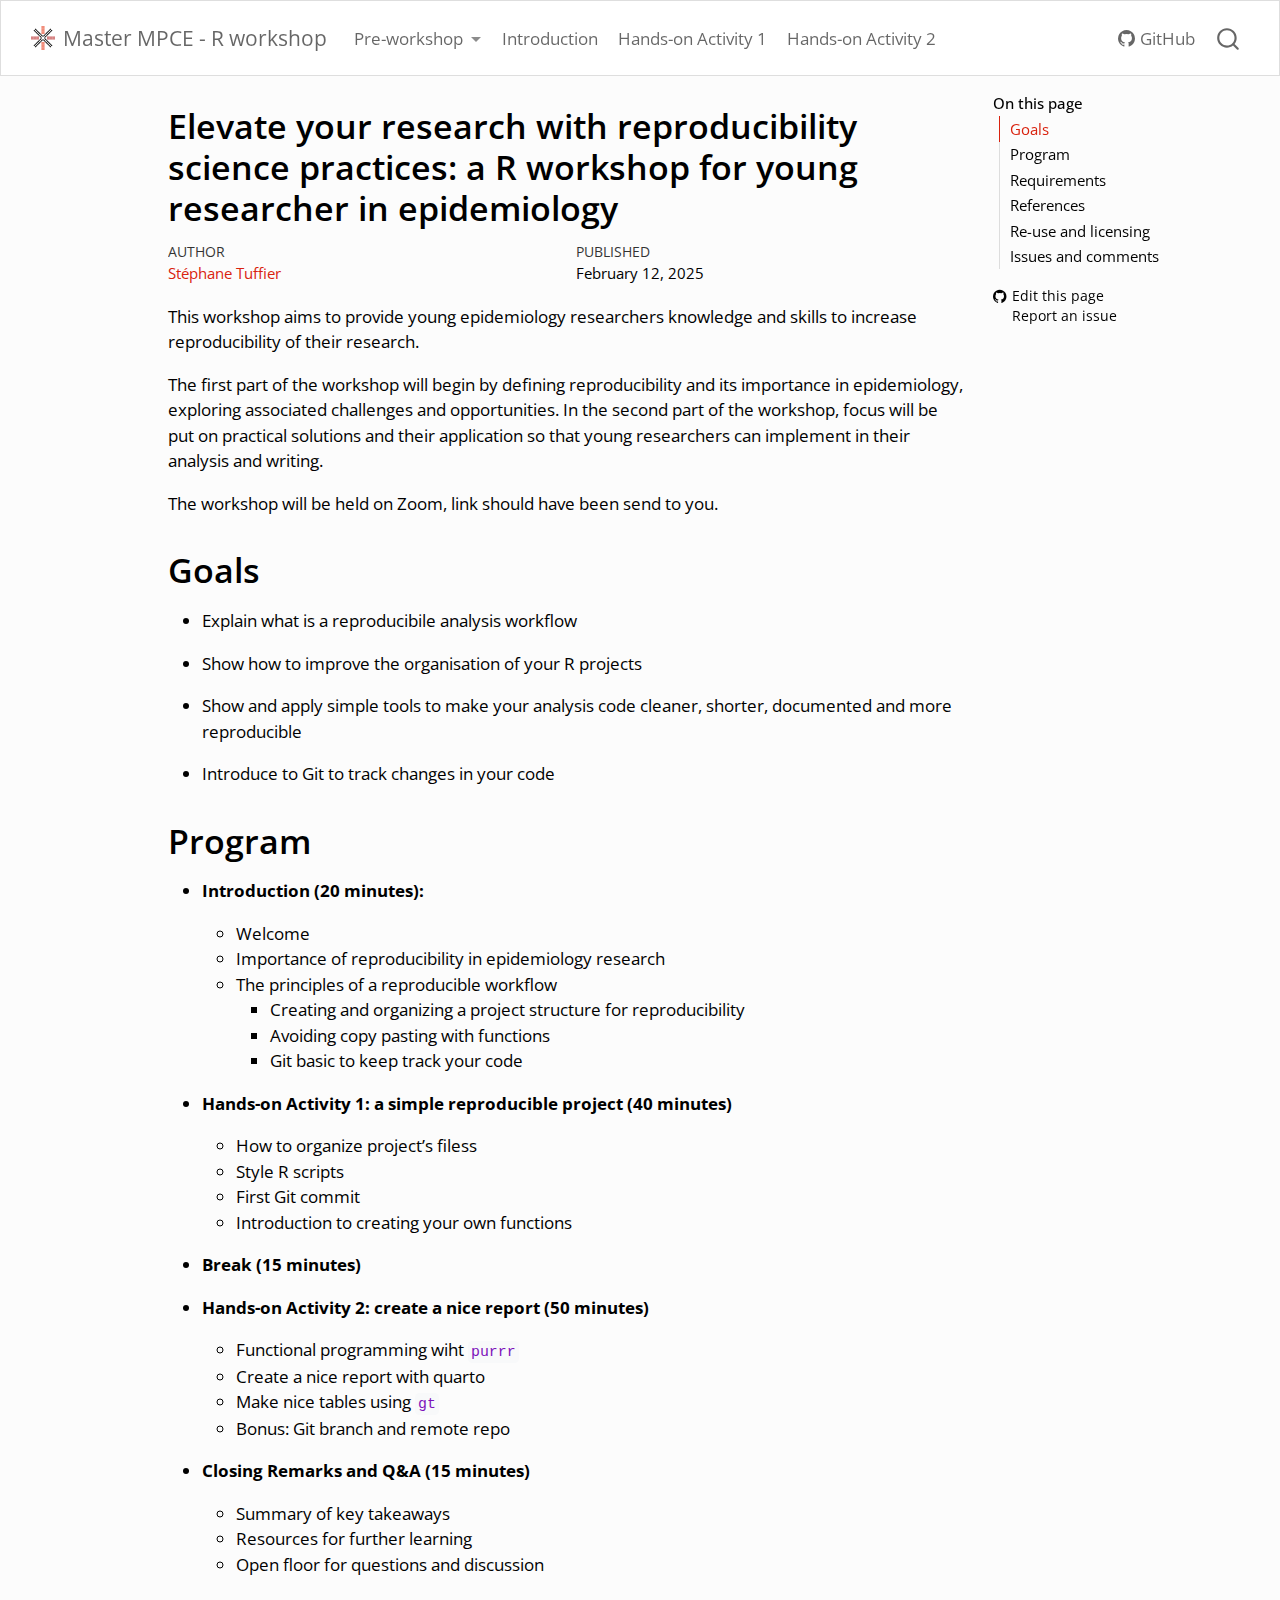
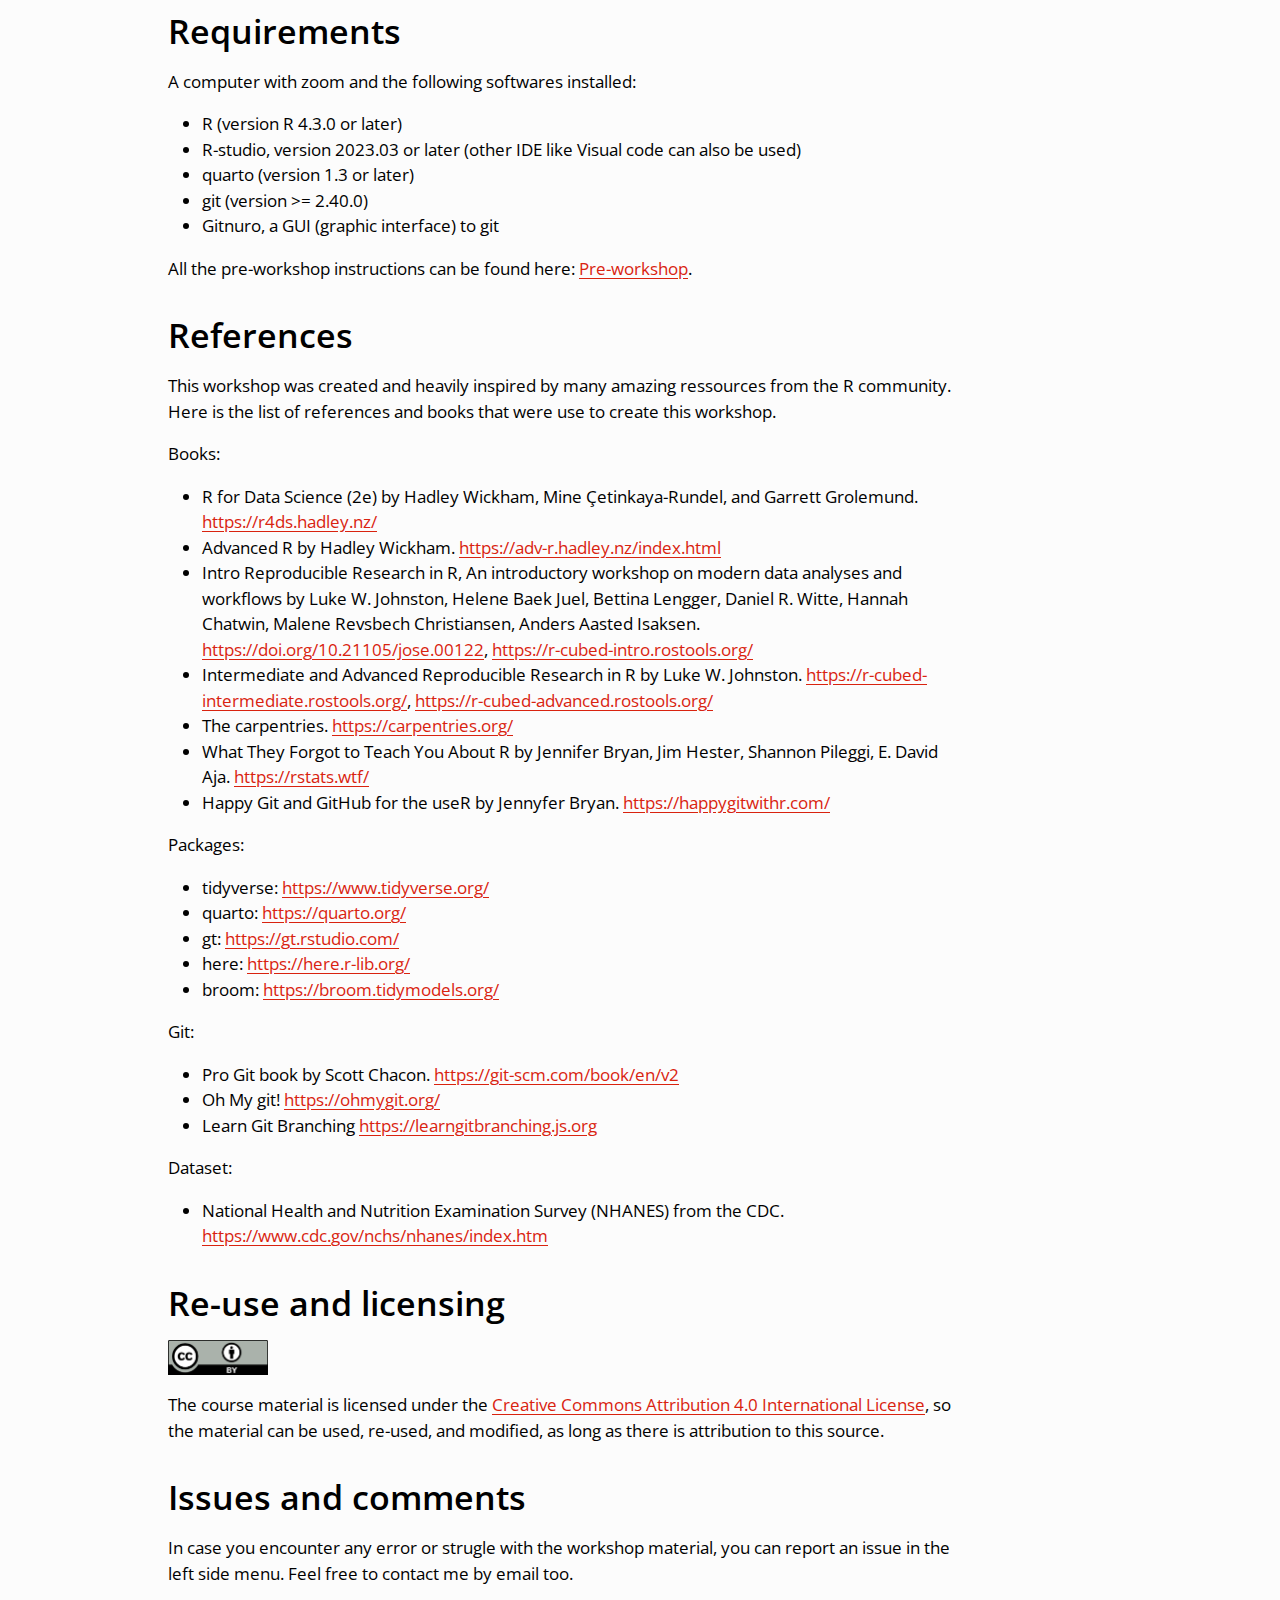
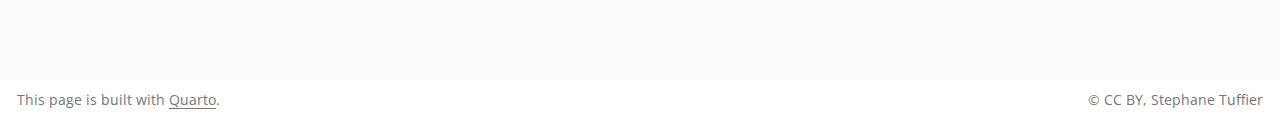
<file: docs/index.html>
<!DOCTYPE html>
<html xmlns="http://www.w3.org/1999/xhtml" lang="en" xml:lang="en"><head>

<meta charset="utf-8">
<meta name="generator" content="quarto-1.5.57">

<meta name="viewport" content="width=device-width, initial-scale=1.0, user-scalable=yes">

<meta name="author" content="Stéphane Tuffier">
<meta name="dcterms.date" content="2025-02-12">

<title>Elevate your research with reproducibility science practices: a R workshop for young researcher in epidemiology – Master MPCE - R workshop</title>
<style>
code{white-space: pre-wrap;}
span.smallcaps{font-variant: small-caps;}
div.columns{display: flex; gap: min(4vw, 1.5em);}
div.column{flex: auto; overflow-x: auto;}
div.hanging-indent{margin-left: 1.5em; text-indent: -1.5em;}
ul.task-list{list-style: none;}
ul.task-list li input[type="checkbox"] {
  width: 0.8em;
  margin: 0 0.8em 0.2em -1em; /* quarto-specific, see https://github.com/quarto-dev/quarto-cli/issues/4556 */ 
  vertical-align: middle;
}
</style>


<script src="site_libs/quarto-nav/quarto-nav.js"></script>
<script src="site_libs/clipboard/clipboard.min.js"></script>
<script src="site_libs/quarto-search/autocomplete.umd.js"></script>
<script src="site_libs/quarto-search/fuse.min.js"></script>
<script src="site_libs/quarto-search/quarto-search.js"></script>
<meta name="quarto:offset" content="./">
<link href=".//img/icon-rennes.svg" rel="icon" type="image/svg+xml">
<script src="site_libs/quarto-html/quarto.js"></script>
<script src="site_libs/quarto-html/popper.min.js"></script>
<script src="site_libs/quarto-html/tippy.umd.min.js"></script>
<script src="site_libs/quarto-html/anchor.min.js"></script>
<link href="site_libs/quarto-html/tippy.css" rel="stylesheet">
<link href="site_libs/quarto-html/quarto-syntax-highlighting.css" rel="stylesheet" id="quarto-text-highlighting-styles">
<script src="site_libs/bootstrap/bootstrap.min.js"></script>
<link href="site_libs/bootstrap/bootstrap-icons.css" rel="stylesheet">
<link href="site_libs/bootstrap/bootstrap.min.css" rel="stylesheet" id="quarto-bootstrap" data-mode="light">
<script id="quarto-search-options" type="application/json">{
  "location": "navbar",
  "copy-button": false,
  "collapse-after": 3,
  "panel-placement": "end",
  "type": "overlay",
  "limit": 50,
  "keyboard-shortcut": [
    "f",
    "/",
    "s"
  ],
  "show-item-context": false,
  "language": {
    "search-no-results-text": "No results",
    "search-matching-documents-text": "matching documents",
    "search-copy-link-title": "Copy link to search",
    "search-hide-matches-text": "Hide additional matches",
    "search-more-match-text": "more match in this document",
    "search-more-matches-text": "more matches in this document",
    "search-clear-button-title": "Clear",
    "search-text-placeholder": "",
    "search-detached-cancel-button-title": "Cancel",
    "search-submit-button-title": "Submit",
    "search-label": "Search"
  }
}</script>


<meta property="og:title" content="Elevate your research with reproducibility science practices: a R workshop for young researcher in epidemiology – Master MPCE - R workshop">
<meta property="og:description" content="Reproductible research and data science practices for young epidemiologist">
<meta property="og:site_name" content="Master MPCE - R workshop">
</head>

<body class="nav-fixed">

<div id="quarto-search-results"></div>
  <header id="quarto-header" class="headroom fixed-top">
    <nav class="navbar navbar-expand-lg " data-bs-theme="dark">
      <div class="navbar-container container-fluid">
      <div class="navbar-brand-container mx-auto">
    <a href="./index.html" class="navbar-brand navbar-brand-logo">
    <img src="./img/icon-rennes.svg" alt="" class="navbar-logo">
    </a>
    <a class="navbar-brand" href="./index.html">
    <span class="navbar-title">Master MPCE - R workshop</span>
    </a>
  </div>
            <div id="quarto-search" class="" title="Search"></div>
          <button class="navbar-toggler" type="button" data-bs-toggle="collapse" data-bs-target="#navbarCollapse" aria-controls="navbarCollapse" role="menu" aria-expanded="false" aria-label="Toggle navigation" onclick="if (window.quartoToggleHeadroom) { window.quartoToggleHeadroom(); }">
  <span class="navbar-toggler-icon"></span>
</button>
          <div class="collapse navbar-collapse" id="navbarCollapse">
            <ul class="navbar-nav navbar-nav-scroll me-auto">
  <li class="nav-item dropdown ">
    <a class="nav-link dropdown-toggle" href="#" id="nav-menu-pre-workshop" role="link" data-bs-toggle="dropdown" aria-expanded="false">
 <span class="menu-text">Pre-workshop</span>
    </a>
    <ul class="dropdown-menu" aria-labelledby="nav-menu-pre-workshop">    
        <li>
    <a class="dropdown-item" href="./content/00_pre-ws.html#software">
 <span class="dropdown-text">Installation</span></a>
  </li>  
        <li>
    <a class="dropdown-item" href="./content/00_pre-ws.html#data">
 <span class="dropdown-text">Data and script</span></a>
  </li>  
    </ul>
  </li>
  <li class="nav-item">
    <a class="nav-link" href="./content/01_intro.html"> 
<span class="menu-text">Introduction</span></a>
  </li>  
  <li class="nav-item">
    <a class="nav-link" href="./content/02_exercise_1.html"> 
<span class="menu-text">Hands-on Activity 1</span></a>
  </li>  
  <li class="nav-item">
    <a class="nav-link" href="./content/03_exercise_2.html"> 
<span class="menu-text">Hands-on Activity 2</span></a>
  </li>  
</ul>
            <ul class="navbar-nav navbar-nav-scroll ms-auto">
  <li class="nav-item">
    <a class="nav-link" href="https://github.com/ste-tuf/mpce-reproducible-research"> <i class="bi bi-github" role="img">
</i> 
<span class="menu-text">GitHub</span></a>
  </li>  
</ul>
          </div> <!-- /navcollapse -->
            <div class="quarto-navbar-tools">
</div>
      </div> <!-- /container-fluid -->
    </nav>
</header>
<!-- content -->
<div id="quarto-content" class="quarto-container page-columns page-rows-contents page-layout-article page-navbar">
<!-- sidebar -->
<!-- margin-sidebar -->
    <div id="quarto-margin-sidebar" class="sidebar margin-sidebar">
        <nav id="TOC" role="doc-toc" class="toc-active">
    <h2 id="toc-title">On this page</h2>
   
  <ul>
  <li><a href="#goals" id="toc-goals" class="nav-link active" data-scroll-target="#goals">Goals</a></li>
  <li><a href="#program" id="toc-program" class="nav-link" data-scroll-target="#program">Program</a></li>
  <li><a href="#requirements" id="toc-requirements" class="nav-link" data-scroll-target="#requirements">Requirements</a></li>
  <li><a href="#references" id="toc-references" class="nav-link" data-scroll-target="#references">References</a></li>
  <li><a href="#re-use-and-licensing" id="toc-re-use-and-licensing" class="nav-link" data-scroll-target="#re-use-and-licensing">Re-use and licensing</a></li>
  <li><a href="#issues-and-comments" id="toc-issues-and-comments" class="nav-link" data-scroll-target="#issues-and-comments">Issues and comments</a></li>
  </ul>
<div class="toc-actions"><ul><li><a href="https://github.com/ste-tuf/mpce-reproducible-research/edit/main/index.qmd" class="toc-action"><i class="bi bi-github"></i>Edit this page</a></li><li><a href="https://github.com/ste-tuf/mpce-reproducible-research/issues/new" class="toc-action"><i class="bi empty"></i>Report an issue</a></li></ul></div></nav>
    </div>
<!-- main -->
<main class="content" id="quarto-document-content">

<header id="title-block-header" class="quarto-title-block default">
<div class="quarto-title">
<h1 class="title">Elevate your research with reproducibility science practices: a R workshop for young researcher in epidemiology</h1>
</div>



<div class="quarto-title-meta">

    <div>
    <div class="quarto-title-meta-heading">Author</div>
    <div class="quarto-title-meta-contents">
             <p><a href="https://www.tuffier.eu/about.html">Stéphane Tuffier</a> </p>
          </div>
  </div>
    
    <div>
    <div class="quarto-title-meta-heading">Published</div>
    <div class="quarto-title-meta-contents">
      <p class="date">February 12, 2025</p>
    </div>
  </div>
  
    
  </div>
  


</header>


<p>This workshop aims to provide young epidemiology researchers knowledge and skills to increase reproducibility of their research.</p>
<p>The first part of the workshop will begin by defining reproducibility and its importance in epidemiology, exploring associated challenges and opportunities. In the second part of the workshop, focus will be put on practical solutions and their application so that young researchers can implement in their analysis and writing.</p>
<p>The workshop will be held on Zoom, link should have been send to you.</p>
<section id="goals" class="level1">
<h1>Goals</h1>
<ul>
<li><p>Explain what is a reproducibile analysis workflow</p></li>
<li><p>Show how to improve the organisation of your R projects</p></li>
<li><p>Show and apply simple tools to make your analysis code cleaner, shorter, documented and more reproducible</p></li>
<li><p>Introduce to Git to track changes in your code</p></li>
</ul>
</section>
<section id="program" class="level1">
<h1>Program</h1>
<ul>
<li><p><strong>Introduction (20 minutes):</strong></p>
<ul>
<li>Welcome</li>
<li>Importance of reproducibility in epidemiology research</li>
<li>The principles of a reproducible workflow
<ul>
<li>Creating and organizing a project structure for reproducibility</li>
<li>Avoiding copy pasting with functions</li>
<li>Git basic to keep track your code</li>
</ul></li>
</ul></li>
<li><p><strong>Hands-on Activity 1: a simple reproducible project (40 minutes)</strong></p>
<ul>
<li>How to organize project’s filess</li>
<li>Style R scripts</li>
<li>First Git commit</li>
<li>Introduction to creating your own functions</li>
</ul></li>
<li><p><strong>Break (15 minutes)</strong></p></li>
<li><p><strong>Hands-on Activity 2: create a nice report (50 minutes)</strong></p>
<ul>
<li>Functional programming wiht <code>purrr</code></li>
<li>Create a nice report with quarto</li>
<li>Make nice tables using <code>gt</code></li>
<li>Bonus: Git branch and remote repo</li>
</ul></li>
<li><p><strong>Closing Remarks and Q&amp;A (15 minutes)</strong></p>
<ul>
<li>Summary of key takeaways</li>
<li>Resources for further learning</li>
<li>Open floor for questions and discussion</li>
</ul></li>
</ul>
</section>
<section id="requirements" class="level1">
<h1>Requirements</h1>
<p>A computer with zoom and the following softwares installed:</p>
<ul>
<li>R (version R 4.3.0 or later)</li>
<li>R-studio, version 2023.03 or later (other IDE like Visual code can also be used)</li>
<li>quarto (version 1.3 or later)</li>
<li>git (version &gt;= 2.40.0)</li>
<li>Gitnuro, a GUI (graphic interface) to git</li>
</ul>
<p>All the pre-workshop instructions can be found here: <a href="./content/00_pre-ws.html">Pre-workshop</a>.</p>
</section>
<section id="references" class="level1">
<h1>References</h1>
<p>This workshop was created and heavily inspired by many amazing ressources from the R community. Here is the list of references and books that were use to create this workshop.</p>
<p>Books:</p>
<ul>
<li>R for Data Science (2e) by Hadley Wickham, Mine Çetinkaya-Rundel, and Garrett Grolemund. <a href="https://r4ds.hadley.nz/" class="uri">https://r4ds.hadley.nz/</a></li>
<li>Advanced R by Hadley Wickham. <a href="https://adv-r.hadley.nz/index.html" class="uri">https://adv-r.hadley.nz/index.html</a></li>
<li>Intro Reproducible Research in R, An introductory workshop on modern data analyses and workflows by Luke W. Johnston, Helene Baek Juel, Bettina Lengger, Daniel R. Witte, Hannah Chatwin, Malene Revsbech Christiansen, Anders Aasted Isaksen. <a href="https://doi.org/10.21105/jose.00122" class="uri">https://doi.org/10.21105/jose.00122</a>, <a href="https://r-cubed-intro.rostools.org/" class="uri">https://r-cubed-intro.rostools.org/</a></li>
<li>Intermediate and Advanced Reproducible Research in R by Luke W. Johnston. <a href="https://r-cubed-intermediate.rostools.org/" class="uri">https://r-cubed-intermediate.rostools.org/</a>, <a href="https://r-cubed-advanced.rostools.org/" class="uri">https://r-cubed-advanced.rostools.org/</a></li>
<li>The carpentries. <a href="https://carpentries.org/" class="uri">https://carpentries.org/</a></li>
<li>What They Forgot to Teach You About R by Jennifer Bryan, Jim Hester, Shannon Pileggi, E. David Aja. <a href="https://rstats.wtf/" class="uri">https://rstats.wtf/</a></li>
<li>Happy Git and GitHub for the useR by Jennyfer Bryan. <a href="https://happygitwithr.com/" class="uri">https://happygitwithr.com/</a></li>
</ul>
<p>Packages:</p>
<ul>
<li>tidyverse: <a href="https://www.tidyverse.org/" class="uri">https://www.tidyverse.org/</a></li>
<li>quarto: <a href="https://quarto.org/" class="uri">https://quarto.org/</a></li>
<li>gt: <a href="https://gt.rstudio.com/" class="uri">https://gt.rstudio.com/</a></li>
<li>here: <a href="https://here.r-lib.org/" class="uri">https://here.r-lib.org/</a></li>
<li>broom: <a href="https://broom.tidymodels.org/" class="uri">https://broom.tidymodels.org/</a></li>
</ul>
<p>Git:</p>
<ul>
<li>Pro Git book by Scott Chacon. <a href="https://git-scm.com/book/en/v2" class="uri">https://git-scm.com/book/en/v2</a></li>
<li>Oh My git! <a href="https://ohmygit.org/" class="uri">https://ohmygit.org/</a></li>
<li>Learn Git Branching <a href="https://learngitbranching.js.org" class="uri">https://learngitbranching.js.org</a></li>
</ul>
<p>Dataset:</p>
<ul>
<li>National Health and Nutrition Examination Survey (NHANES) from the CDC. <a href="https://www.cdc.gov/nchs/nhanes/index.htm" class="uri">https://www.cdc.gov/nchs/nhanes/index.htm</a></li>
</ul>
</section>
<section id="re-use-and-licensing" class="level1">
<h1>Re-use and licensing</h1>
<p><img src="img/cc-by.png" class="img-fluid" width="100"></p>
<p>The course material is licensed under the <a href="https://creativecommons.org/licenses/by/4.0/">Creative Commons Attribution 4.0 International License</a>, so the material can be used, re-used, and modified, as long as there is attribution to this source.</p>
</section>
<section id="issues-and-comments" class="level1">
<h1>Issues and comments</h1>
<p>In case you encounter any error or strugle with the workshop material, you can report an issue in the left side menu. Feel free to contact me by email too.</p>


</section>

</main> <!-- /main -->
<script id="quarto-html-after-body" type="application/javascript">
window.document.addEventListener("DOMContentLoaded", function (event) {
  const toggleBodyColorMode = (bsSheetEl) => {
    const mode = bsSheetEl.getAttribute("data-mode");
    const bodyEl = window.document.querySelector("body");
    if (mode === "dark") {
      bodyEl.classList.add("quarto-dark");
      bodyEl.classList.remove("quarto-light");
    } else {
      bodyEl.classList.add("quarto-light");
      bodyEl.classList.remove("quarto-dark");
    }
  }
  const toggleBodyColorPrimary = () => {
    const bsSheetEl = window.document.querySelector("link#quarto-bootstrap");
    if (bsSheetEl) {
      toggleBodyColorMode(bsSheetEl);
    }
  }
  toggleBodyColorPrimary();  
  const icon = "";
  const anchorJS = new window.AnchorJS();
  anchorJS.options = {
    placement: 'right',
    icon: icon
  };
  anchorJS.add('.anchored');
  const isCodeAnnotation = (el) => {
    for (const clz of el.classList) {
      if (clz.startsWith('code-annotation-')) {                     
        return true;
      }
    }
    return false;
  }
  const onCopySuccess = function(e) {
    // button target
    const button = e.trigger;
    // don't keep focus
    button.blur();
    // flash "checked"
    button.classList.add('code-copy-button-checked');
    var currentTitle = button.getAttribute("title");
    button.setAttribute("title", "Copied!");
    let tooltip;
    if (window.bootstrap) {
      button.setAttribute("data-bs-toggle", "tooltip");
      button.setAttribute("data-bs-placement", "left");
      button.setAttribute("data-bs-title", "Copied!");
      tooltip = new bootstrap.Tooltip(button, 
        { trigger: "manual", 
          customClass: "code-copy-button-tooltip",
          offset: [0, -8]});
      tooltip.show();    
    }
    setTimeout(function() {
      if (tooltip) {
        tooltip.hide();
        button.removeAttribute("data-bs-title");
        button.removeAttribute("data-bs-toggle");
        button.removeAttribute("data-bs-placement");
      }
      button.setAttribute("title", currentTitle);
      button.classList.remove('code-copy-button-checked');
    }, 1000);
    // clear code selection
    e.clearSelection();
  }
  const getTextToCopy = function(trigger) {
      const codeEl = trigger.previousElementSibling.cloneNode(true);
      for (const childEl of codeEl.children) {
        if (isCodeAnnotation(childEl)) {
          childEl.remove();
        }
      }
      return codeEl.innerText;
  }
  const clipboard = new window.ClipboardJS('.code-copy-button:not([data-in-quarto-modal])', {
    text: getTextToCopy
  });
  clipboard.on('success', onCopySuccess);
  if (window.document.getElementById('quarto-embedded-source-code-modal')) {
    // For code content inside modals, clipBoardJS needs to be initialized with a container option
    // TODO: Check when it could be a function (https://github.com/zenorocha/clipboard.js/issues/860)
    const clipboardModal = new window.ClipboardJS('.code-copy-button[data-in-quarto-modal]', {
      text: getTextToCopy,
      container: window.document.getElementById('quarto-embedded-source-code-modal')
    });
    clipboardModal.on('success', onCopySuccess);
  }
    var localhostRegex = new RegExp(/^(?:http|https):\/\/localhost\:?[0-9]*\//);
    var mailtoRegex = new RegExp(/^mailto:/);
      var filterRegex = new RegExp("https:\/\/ste-tuf\.github\.io\/mpce-reproducible-research\/");
    var isInternal = (href) => {
        return filterRegex.test(href) || localhostRegex.test(href) || mailtoRegex.test(href);
    }
    // Inspect non-navigation links and adorn them if external
 	var links = window.document.querySelectorAll('a[href]:not(.nav-link):not(.navbar-brand):not(.toc-action):not(.sidebar-link):not(.sidebar-item-toggle):not(.pagination-link):not(.no-external):not([aria-hidden]):not(.dropdown-item):not(.quarto-navigation-tool):not(.about-link)');
    for (var i=0; i<links.length; i++) {
      const link = links[i];
      if (!isInternal(link.href)) {
        // undo the damage that might have been done by quarto-nav.js in the case of
        // links that we want to consider external
        if (link.dataset.originalHref !== undefined) {
          link.href = link.dataset.originalHref;
        }
      }
    }
  function tippyHover(el, contentFn, onTriggerFn, onUntriggerFn) {
    const config = {
      allowHTML: true,
      maxWidth: 500,
      delay: 100,
      arrow: false,
      appendTo: function(el) {
          return el.parentElement;
      },
      interactive: true,
      interactiveBorder: 10,
      theme: 'quarto',
      placement: 'bottom-start',
    };
    if (contentFn) {
      config.content = contentFn;
    }
    if (onTriggerFn) {
      config.onTrigger = onTriggerFn;
    }
    if (onUntriggerFn) {
      config.onUntrigger = onUntriggerFn;
    }
    window.tippy(el, config); 
  }
  const noterefs = window.document.querySelectorAll('a[role="doc-noteref"]');
  for (var i=0; i<noterefs.length; i++) {
    const ref = noterefs[i];
    tippyHover(ref, function() {
      // use id or data attribute instead here
      let href = ref.getAttribute('data-footnote-href') || ref.getAttribute('href');
      try { href = new URL(href).hash; } catch {}
      const id = href.replace(/^#\/?/, "");
      const note = window.document.getElementById(id);
      if (note) {
        return note.innerHTML;
      } else {
        return "";
      }
    });
  }
  const xrefs = window.document.querySelectorAll('a.quarto-xref');
  const processXRef = (id, note) => {
    // Strip column container classes
    const stripColumnClz = (el) => {
      el.classList.remove("page-full", "page-columns");
      if (el.children) {
        for (const child of el.children) {
          stripColumnClz(child);
        }
      }
    }
    stripColumnClz(note)
    if (id === null || id.startsWith('sec-')) {
      // Special case sections, only their first couple elements
      const container = document.createElement("div");
      if (note.children && note.children.length > 2) {
        container.appendChild(note.children[0].cloneNode(true));
        for (let i = 1; i < note.children.length; i++) {
          const child = note.children[i];
          if (child.tagName === "P" && child.innerText === "") {
            continue;
          } else {
            container.appendChild(child.cloneNode(true));
            break;
          }
        }
        if (window.Quarto?.typesetMath) {
          window.Quarto.typesetMath(container);
        }
        return container.innerHTML
      } else {
        if (window.Quarto?.typesetMath) {
          window.Quarto.typesetMath(note);
        }
        return note.innerHTML;
      }
    } else {
      // Remove any anchor links if they are present
      const anchorLink = note.querySelector('a.anchorjs-link');
      if (anchorLink) {
        anchorLink.remove();
      }
      if (window.Quarto?.typesetMath) {
        window.Quarto.typesetMath(note);
      }
      // TODO in 1.5, we should make sure this works without a callout special case
      if (note.classList.contains("callout")) {
        return note.outerHTML;
      } else {
        return note.innerHTML;
      }
    }
  }
  for (var i=0; i<xrefs.length; i++) {
    const xref = xrefs[i];
    tippyHover(xref, undefined, function(instance) {
      instance.disable();
      let url = xref.getAttribute('href');
      let hash = undefined; 
      if (url.startsWith('#')) {
        hash = url;
      } else {
        try { hash = new URL(url).hash; } catch {}
      }
      if (hash) {
        const id = hash.replace(/^#\/?/, "");
        const note = window.document.getElementById(id);
        if (note !== null) {
          try {
            const html = processXRef(id, note.cloneNode(true));
            instance.setContent(html);
          } finally {
            instance.enable();
            instance.show();
          }
        } else {
          // See if we can fetch this
          fetch(url.split('#')[0])
          .then(res => res.text())
          .then(html => {
            const parser = new DOMParser();
            const htmlDoc = parser.parseFromString(html, "text/html");
            const note = htmlDoc.getElementById(id);
            if (note !== null) {
              const html = processXRef(id, note);
              instance.setContent(html);
            } 
          }).finally(() => {
            instance.enable();
            instance.show();
          });
        }
      } else {
        // See if we can fetch a full url (with no hash to target)
        // This is a special case and we should probably do some content thinning / targeting
        fetch(url)
        .then(res => res.text())
        .then(html => {
          const parser = new DOMParser();
          const htmlDoc = parser.parseFromString(html, "text/html");
          const note = htmlDoc.querySelector('main.content');
          if (note !== null) {
            // This should only happen for chapter cross references
            // (since there is no id in the URL)
            // remove the first header
            if (note.children.length > 0 && note.children[0].tagName === "HEADER") {
              note.children[0].remove();
            }
            const html = processXRef(null, note);
            instance.setContent(html);
          } 
        }).finally(() => {
          instance.enable();
          instance.show();
        });
      }
    }, function(instance) {
    });
  }
      let selectedAnnoteEl;
      const selectorForAnnotation = ( cell, annotation) => {
        let cellAttr = 'data-code-cell="' + cell + '"';
        let lineAttr = 'data-code-annotation="' +  annotation + '"';
        const selector = 'span[' + cellAttr + '][' + lineAttr + ']';
        return selector;
      }
      const selectCodeLines = (annoteEl) => {
        const doc = window.document;
        const targetCell = annoteEl.getAttribute("data-target-cell");
        const targetAnnotation = annoteEl.getAttribute("data-target-annotation");
        const annoteSpan = window.document.querySelector(selectorForAnnotation(targetCell, targetAnnotation));
        const lines = annoteSpan.getAttribute("data-code-lines").split(",");
        const lineIds = lines.map((line) => {
          return targetCell + "-" + line;
        })
        let top = null;
        let height = null;
        let parent = null;
        if (lineIds.length > 0) {
            //compute the position of the single el (top and bottom and make a div)
            const el = window.document.getElementById(lineIds[0]);
            top = el.offsetTop;
            height = el.offsetHeight;
            parent = el.parentElement.parentElement;
          if (lineIds.length > 1) {
            const lastEl = window.document.getElementById(lineIds[lineIds.length - 1]);
            const bottom = lastEl.offsetTop + lastEl.offsetHeight;
            height = bottom - top;
          }
          if (top !== null && height !== null && parent !== null) {
            // cook up a div (if necessary) and position it 
            let div = window.document.getElementById("code-annotation-line-highlight");
            if (div === null) {
              div = window.document.createElement("div");
              div.setAttribute("id", "code-annotation-line-highlight");
              div.style.position = 'absolute';
              parent.appendChild(div);
            }
            div.style.top = top - 2 + "px";
            div.style.height = height + 4 + "px";
            div.style.left = 0;
            let gutterDiv = window.document.getElementById("code-annotation-line-highlight-gutter");
            if (gutterDiv === null) {
              gutterDiv = window.document.createElement("div");
              gutterDiv.setAttribute("id", "code-annotation-line-highlight-gutter");
              gutterDiv.style.position = 'absolute';
              const codeCell = window.document.getElementById(targetCell);
              const gutter = codeCell.querySelector('.code-annotation-gutter');
              gutter.appendChild(gutterDiv);
            }
            gutterDiv.style.top = top - 2 + "px";
            gutterDiv.style.height = height + 4 + "px";
          }
          selectedAnnoteEl = annoteEl;
        }
      };
      const unselectCodeLines = () => {
        const elementsIds = ["code-annotation-line-highlight", "code-annotation-line-highlight-gutter"];
        elementsIds.forEach((elId) => {
          const div = window.document.getElementById(elId);
          if (div) {
            div.remove();
          }
        });
        selectedAnnoteEl = undefined;
      };
        // Handle positioning of the toggle
    window.addEventListener(
      "resize",
      throttle(() => {
        elRect = undefined;
        if (selectedAnnoteEl) {
          selectCodeLines(selectedAnnoteEl);
        }
      }, 10)
    );
    function throttle(fn, ms) {
    let throttle = false;
    let timer;
      return (...args) => {
        if(!throttle) { // first call gets through
            fn.apply(this, args);
            throttle = true;
        } else { // all the others get throttled
            if(timer) clearTimeout(timer); // cancel #2
            timer = setTimeout(() => {
              fn.apply(this, args);
              timer = throttle = false;
            }, ms);
        }
      };
    }
      // Attach click handler to the DT
      const annoteDls = window.document.querySelectorAll('dt[data-target-cell]');
      for (const annoteDlNode of annoteDls) {
        annoteDlNode.addEventListener('click', (event) => {
          const clickedEl = event.target;
          if (clickedEl !== selectedAnnoteEl) {
            unselectCodeLines();
            const activeEl = window.document.querySelector('dt[data-target-cell].code-annotation-active');
            if (activeEl) {
              activeEl.classList.remove('code-annotation-active');
            }
            selectCodeLines(clickedEl);
            clickedEl.classList.add('code-annotation-active');
          } else {
            // Unselect the line
            unselectCodeLines();
            clickedEl.classList.remove('code-annotation-active');
          }
        });
      }
  const findCites = (el) => {
    const parentEl = el.parentElement;
    if (parentEl) {
      const cites = parentEl.dataset.cites;
      if (cites) {
        return {
          el,
          cites: cites.split(' ')
        };
      } else {
        return findCites(el.parentElement)
      }
    } else {
      return undefined;
    }
  };
  var bibliorefs = window.document.querySelectorAll('a[role="doc-biblioref"]');
  for (var i=0; i<bibliorefs.length; i++) {
    const ref = bibliorefs[i];
    const citeInfo = findCites(ref);
    if (citeInfo) {
      tippyHover(citeInfo.el, function() {
        var popup = window.document.createElement('div');
        citeInfo.cites.forEach(function(cite) {
          var citeDiv = window.document.createElement('div');
          citeDiv.classList.add('hanging-indent');
          citeDiv.classList.add('csl-entry');
          var biblioDiv = window.document.getElementById('ref-' + cite);
          if (biblioDiv) {
            citeDiv.innerHTML = biblioDiv.innerHTML;
          }
          popup.appendChild(citeDiv);
        });
        return popup.innerHTML;
      });
    }
  }
});
</script>
</div> <!-- /content -->
<footer class="footer">
  <div class="nav-footer">
    <div class="nav-footer-left">
<p>This page is built with <a href="https://quarto.org/">Quarto</a>.</p>
</div>   
    <div class="nav-footer-center">
      &nbsp;
    <div class="toc-actions d-sm-block d-md-none"><ul><li><a href="https://github.com/ste-tuf/mpce-reproducible-research/edit/main/index.qmd" class="toc-action"><i class="bi bi-github"></i>Edit this page</a></li><li><a href="https://github.com/ste-tuf/mpce-reproducible-research/issues/new" class="toc-action"><i class="bi empty"></i>Report an issue</a></li></ul></div></div>
    <div class="nav-footer-right">
<p>© CC BY, Stephane Tuffier</p>
</div>
  </div>
</footer>




</body></html>
</file>
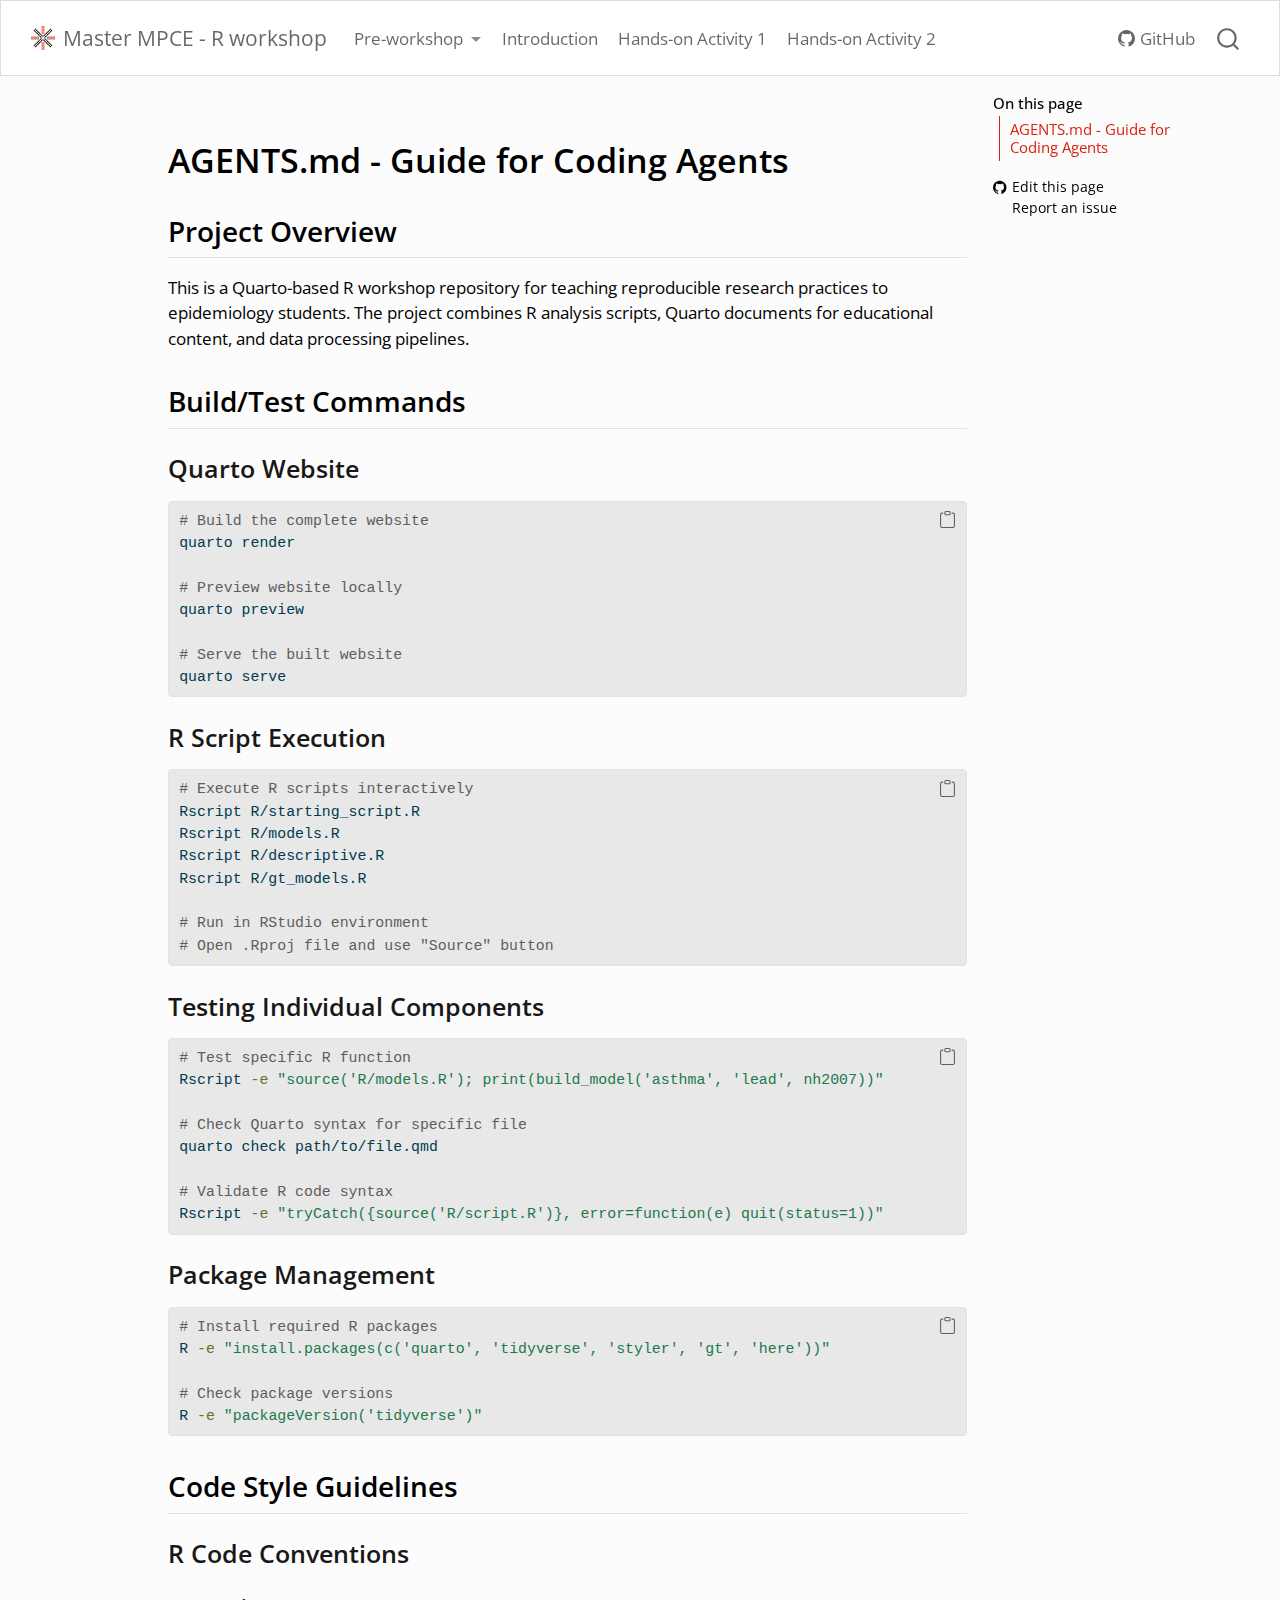
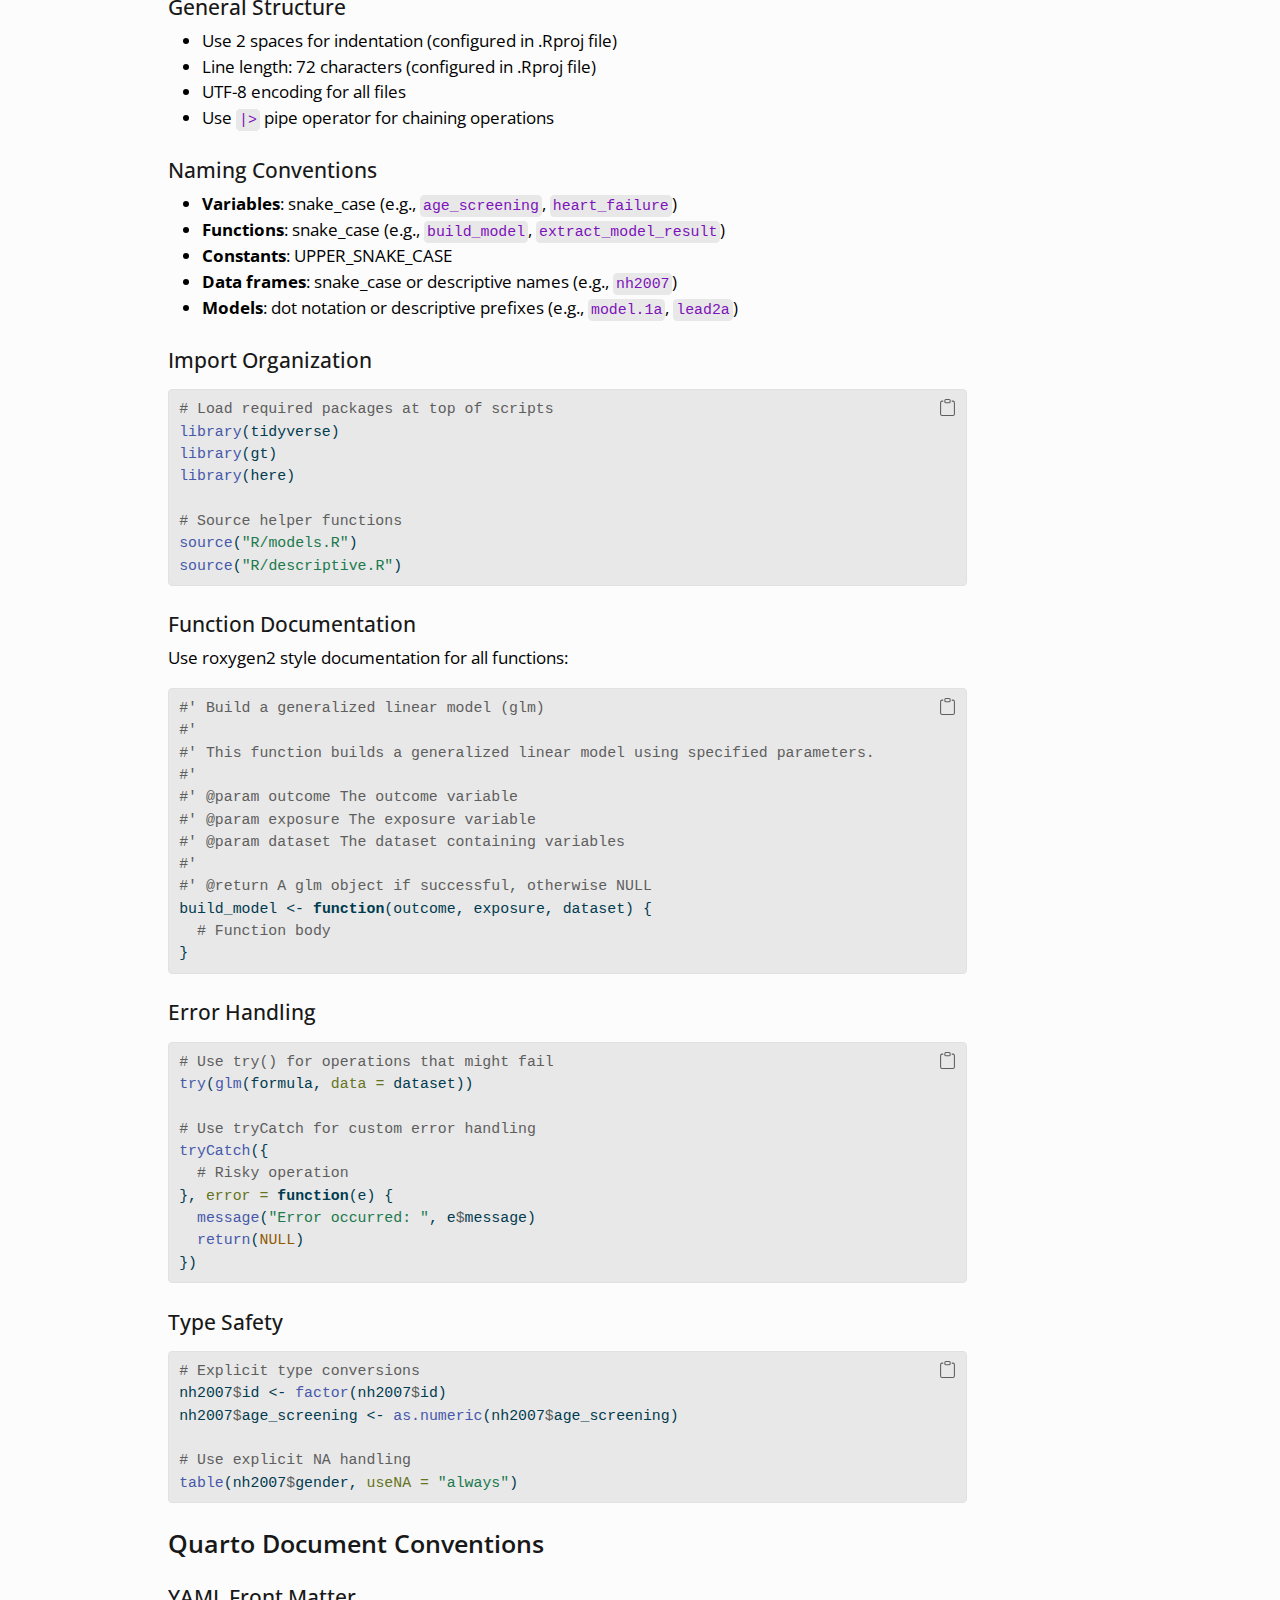
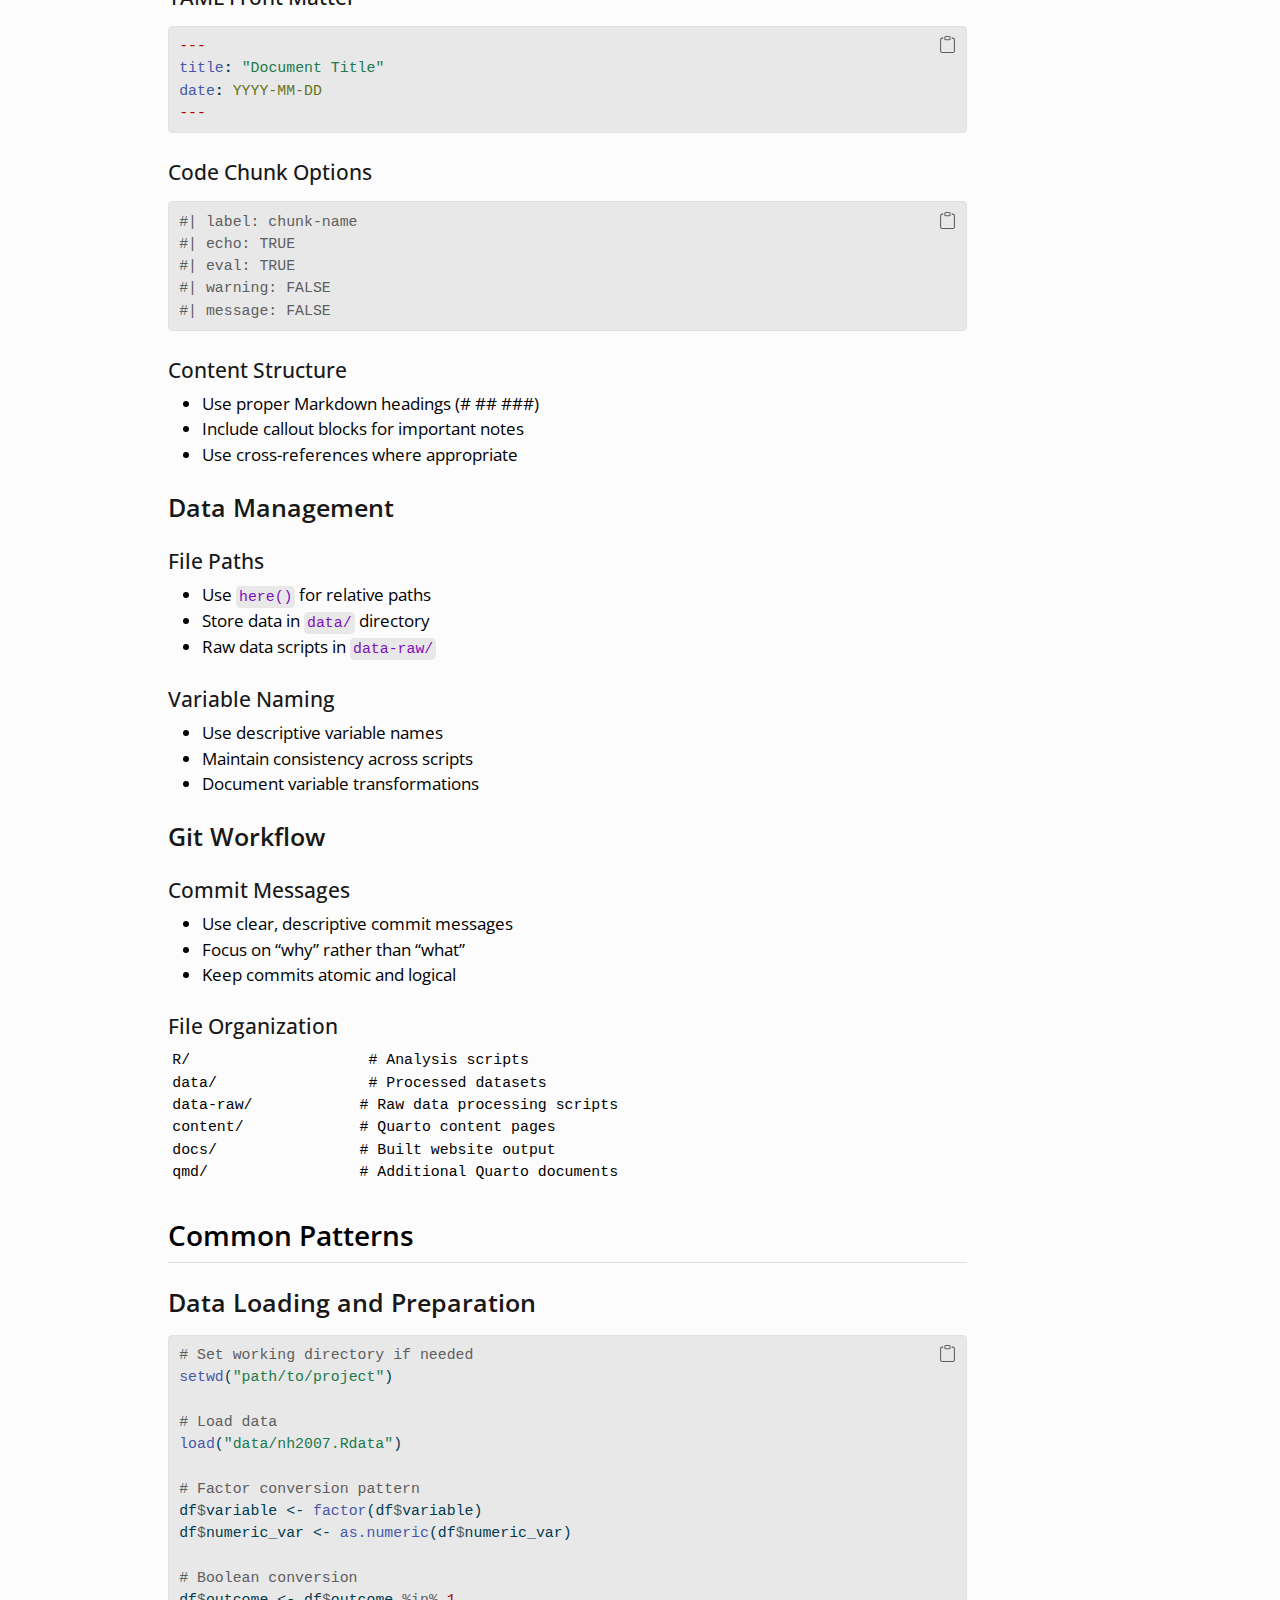
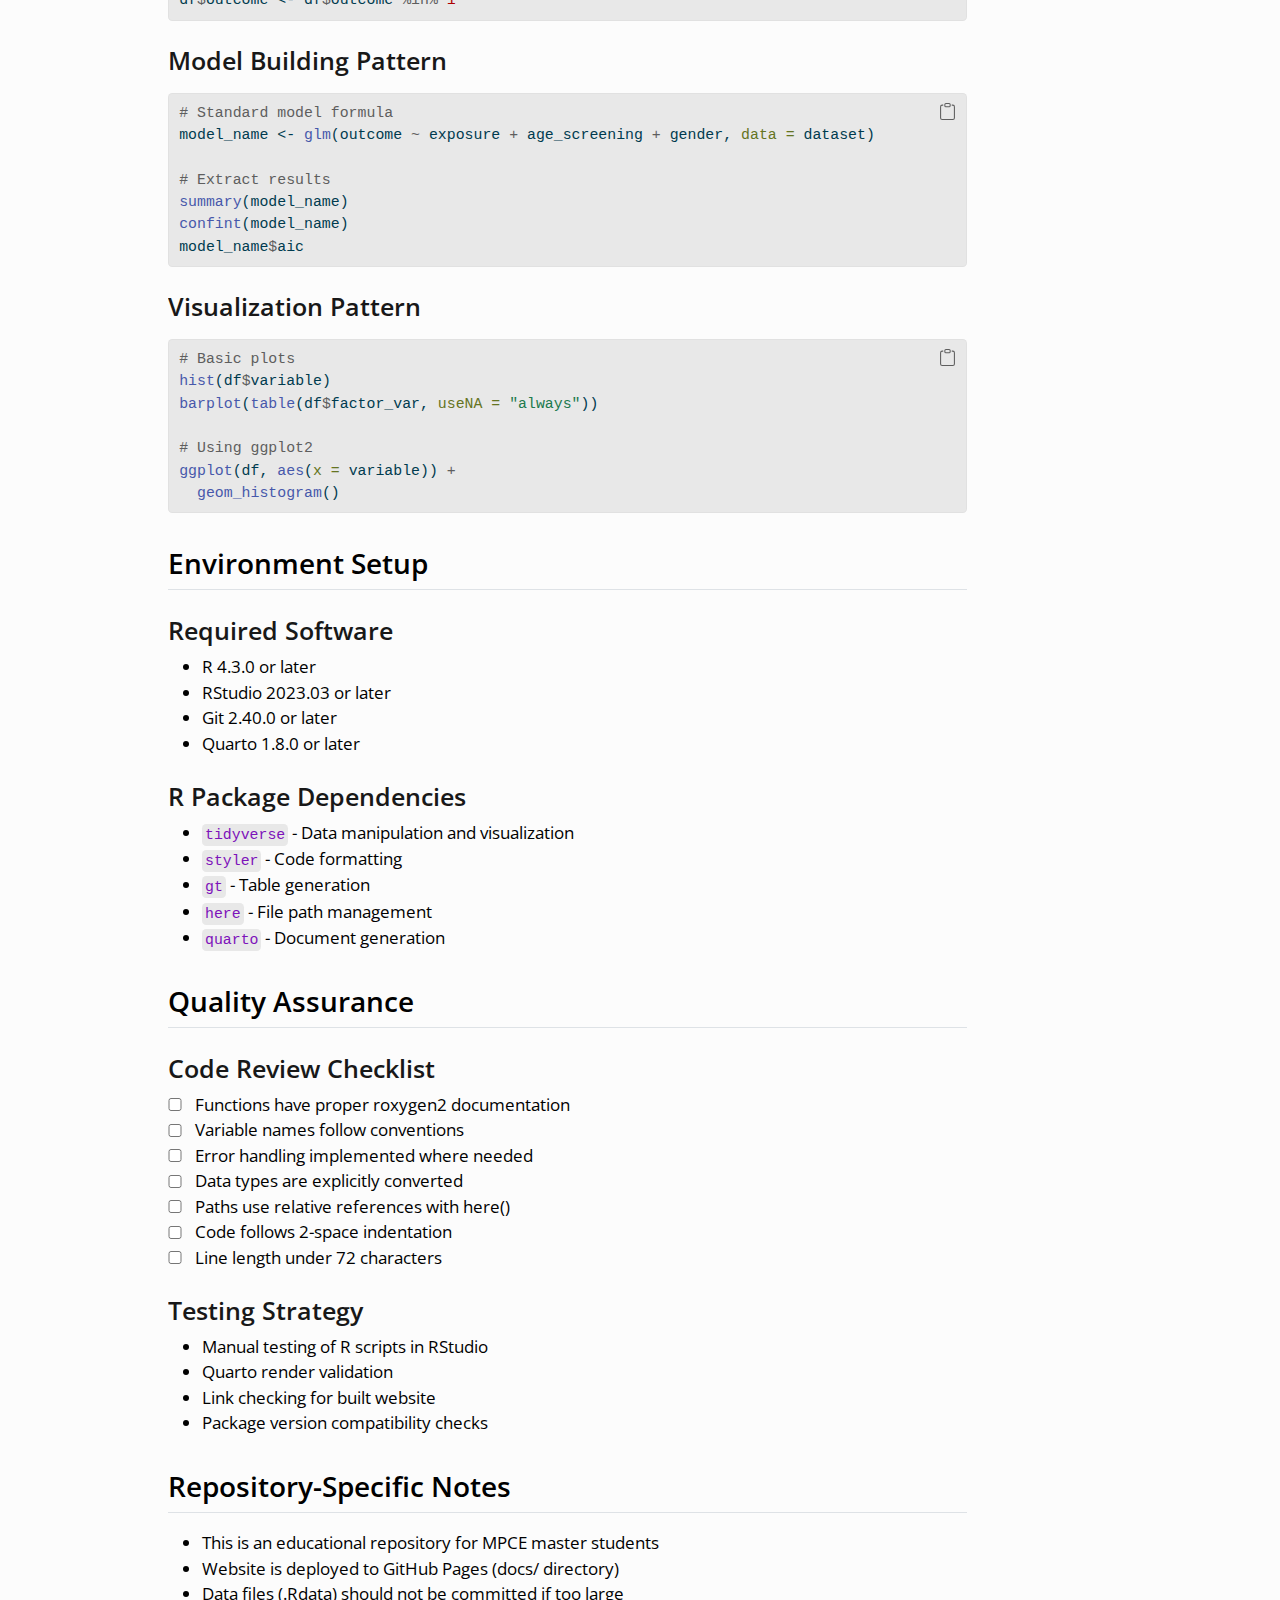
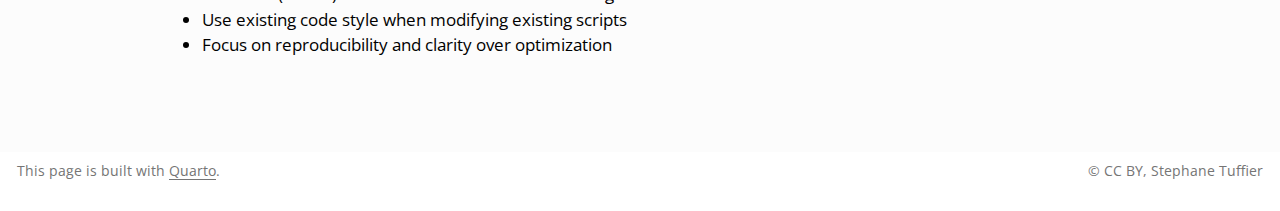
<file: docs/AGENTS.html>
<!DOCTYPE html>
<html xmlns="http://www.w3.org/1999/xhtml" lang="en" xml:lang="en"><head>

<meta charset="utf-8">
<meta name="generator" content="quarto-1.8.26">

<meta name="viewport" content="width=device-width, initial-scale=1.0, user-scalable=yes">


<title>agents – Master MPCE - R workshop</title>
<style>
code{white-space: pre-wrap;}
span.smallcaps{font-variant: small-caps;}
div.columns{display: flex; gap: min(4vw, 1.5em);}
div.column{flex: auto; overflow-x: auto;}
div.hanging-indent{margin-left: 1.5em; text-indent: -1.5em;}
ul.task-list{list-style: none;}
ul.task-list li input[type="checkbox"] {
  width: 0.8em;
  margin: 0 0.8em 0.2em -1em; /* quarto-specific, see https://github.com/quarto-dev/quarto-cli/issues/4556 */ 
  vertical-align: middle;
}
/* CSS for syntax highlighting */
html { -webkit-text-size-adjust: 100%; }
pre > code.sourceCode { white-space: pre; position: relative; }
pre > code.sourceCode > span { display: inline-block; line-height: 1.25; }
pre > code.sourceCode > span:empty { height: 1.2em; }
.sourceCode { overflow: visible; }
code.sourceCode > span { color: inherit; text-decoration: inherit; }
div.sourceCode { margin: 1em 0; }
pre.sourceCode { margin: 0; }
@media screen {
div.sourceCode { overflow: auto; }
}
@media print {
pre > code.sourceCode { white-space: pre-wrap; }
pre > code.sourceCode > span { text-indent: -5em; padding-left: 5em; }
}
pre.numberSource code
  { counter-reset: source-line 0; }
pre.numberSource code > span
  { position: relative; left: -4em; counter-increment: source-line; }
pre.numberSource code > span > a:first-child::before
  { content: counter(source-line);
    position: relative; left: -1em; text-align: right; vertical-align: baseline;
    border: none; display: inline-block;
    -webkit-touch-callout: none; -webkit-user-select: none;
    -khtml-user-select: none; -moz-user-select: none;
    -ms-user-select: none; user-select: none;
    padding: 0 4px; width: 4em;
  }
pre.numberSource { margin-left: 3em;  padding-left: 4px; }
div.sourceCode
  {   }
@media screen {
pre > code.sourceCode > span > a:first-child::before { text-decoration: underline; }
}
</style>


<script src="site_libs/quarto-nav/quarto-nav.js"></script>
<script src="site_libs/clipboard/clipboard.min.js"></script>
<script src="site_libs/quarto-search/autocomplete.umd.js"></script>
<script src="site_libs/quarto-search/fuse.min.js"></script>
<script src="site_libs/quarto-search/quarto-search.js"></script>
<meta name="quarto:offset" content="./">
<link href=".//img/icon-rennes.svg" rel="icon" type="image/svg+xml">
<script src="site_libs/quarto-html/quarto.js" type="module"></script>
<script src="site_libs/quarto-html/tabsets/tabsets.js" type="module"></script>
<script src="site_libs/quarto-html/axe/axe-check.js" type="module"></script>
<script src="site_libs/quarto-html/popper.min.js"></script>
<script src="site_libs/quarto-html/tippy.umd.min.js"></script>
<script src="site_libs/quarto-html/anchor.min.js"></script>
<link href="site_libs/quarto-html/tippy.css" rel="stylesheet">
<link href="site_libs/quarto-html/quarto-syntax-highlighting-587c61ba64f3a5504c4d52d930310e48.css" rel="stylesheet" id="quarto-text-highlighting-styles">
<script src="site_libs/bootstrap/bootstrap.min.js"></script>
<link href="site_libs/bootstrap/bootstrap-icons.css" rel="stylesheet">
<link href="site_libs/bootstrap/bootstrap-50124644685ec7c7595682278d293586.min.css" rel="stylesheet" append-hash="true" id="quarto-bootstrap" data-mode="light">
<script id="quarto-search-options" type="application/json">{
  "location": "navbar",
  "copy-button": false,
  "collapse-after": 3,
  "panel-placement": "end",
  "type": "overlay",
  "limit": 50,
  "keyboard-shortcut": [
    "f",
    "/",
    "s"
  ],
  "show-item-context": false,
  "language": {
    "search-no-results-text": "No results",
    "search-matching-documents-text": "matching documents",
    "search-copy-link-title": "Copy link to search",
    "search-hide-matches-text": "Hide additional matches",
    "search-more-match-text": "more match in this document",
    "search-more-matches-text": "more matches in this document",
    "search-clear-button-title": "Clear",
    "search-text-placeholder": "",
    "search-detached-cancel-button-title": "Cancel",
    "search-submit-button-title": "Submit",
    "search-label": "Search"
  }
}</script>


<meta property="og:title" content="Master MPCE - R workshop">
<meta property="og:site_name" content="Master MPCE - R workshop">
</head>

<body class="nav-fixed quarto-light">

<div id="quarto-search-results"></div>
  <header id="quarto-header" class="headroom fixed-top">
    <nav class="navbar navbar-expand-lg " data-bs-theme="dark">
      <div class="navbar-container container-fluid">
      <div class="navbar-brand-container mx-auto">
    <a href="./index.html" class="navbar-brand navbar-brand-logo">
    <img src="./img/icon-rennes.svg" alt="" class="navbar-logo light-content">
    <img src="./img/icon-rennes.svg" alt="" class="navbar-logo dark-content">
    </a>
    <a class="navbar-brand" href="./index.html">
    <span class="navbar-title">Master MPCE - R workshop</span>
    </a>
  </div>
            <div id="quarto-search" class="" title="Search"></div>
          <button class="navbar-toggler" type="button" data-bs-toggle="collapse" data-bs-target="#navbarCollapse" aria-controls="navbarCollapse" role="menu" aria-expanded="false" aria-label="Toggle navigation" onclick="if (window.quartoToggleHeadroom) { window.quartoToggleHeadroom(); }">
  <span class="navbar-toggler-icon"></span>
</button>
          <div class="collapse navbar-collapse" id="navbarCollapse">
            <ul class="navbar-nav navbar-nav-scroll me-auto">
  <li class="nav-item dropdown ">
    <a class="nav-link dropdown-toggle" href="#" id="nav-menu-pre-workshop" role="link" data-bs-toggle="dropdown" aria-expanded="false">
 <span class="menu-text">Pre-workshop</span>
    </a>
    <ul class="dropdown-menu" aria-labelledby="nav-menu-pre-workshop">    
        <li>
    <a class="dropdown-item" href="./content/00_pre-ws.html#software">
 <span class="dropdown-text">Installation</span></a>
  </li>  
        <li>
    <a class="dropdown-item" href="./content/00_pre-ws.html#data">
 <span class="dropdown-text">Data and script</span></a>
  </li>  
    </ul>
  </li>
  <li class="nav-item">
    <a class="nav-link" href="./content/01_intro.html"> 
<span class="menu-text">Introduction</span></a>
  </li>  
  <li class="nav-item">
    <a class="nav-link" href="./content/02_exercise_1.html"> 
<span class="menu-text">Hands-on Activity 1</span></a>
  </li>  
  <li class="nav-item">
    <a class="nav-link" href="./content/03_exercise_2.html"> 
<span class="menu-text">Hands-on Activity 2</span></a>
  </li>  
</ul>
            <ul class="navbar-nav navbar-nav-scroll ms-auto">
  <li class="nav-item">
    <a class="nav-link" href="https://github.com/ste-tuf/mpce-reproducible-research"> <i class="bi bi-github" role="img">
</i> 
<span class="menu-text">GitHub</span></a>
  </li>  
</ul>
          </div> <!-- /navcollapse -->
            <div class="quarto-navbar-tools">
</div>
      </div> <!-- /container-fluid -->
    </nav>
</header>
<!-- content -->
<div id="quarto-content" class="quarto-container page-columns page-rows-contents page-layout-article page-navbar">
<!-- sidebar -->
<!-- margin-sidebar -->
    <div id="quarto-margin-sidebar" class="sidebar margin-sidebar">
        <nav id="TOC" role="doc-toc" class="toc-active">
    <h2 id="toc-title">On this page</h2>
   
  <ul>
  <li><a href="#agents.md---guide-for-coding-agents" id="toc-agents.md---guide-for-coding-agents" class="nav-link active" data-scroll-target="#agents.md---guide-for-coding-agents">AGENTS.md - Guide for Coding Agents</a>
  <ul class="collapse">
  <li><a href="#project-overview" id="toc-project-overview" class="nav-link" data-scroll-target="#project-overview">Project Overview</a></li>
  <li><a href="#buildtest-commands" id="toc-buildtest-commands" class="nav-link" data-scroll-target="#buildtest-commands">Build/Test Commands</a>
  <ul class="collapse">
  <li><a href="#quarto-website" id="toc-quarto-website" class="nav-link" data-scroll-target="#quarto-website">Quarto Website</a></li>
  <li><a href="#r-script-execution" id="toc-r-script-execution" class="nav-link" data-scroll-target="#r-script-execution">R Script Execution</a></li>
  <li><a href="#testing-individual-components" id="toc-testing-individual-components" class="nav-link" data-scroll-target="#testing-individual-components">Testing Individual Components</a></li>
  <li><a href="#package-management" id="toc-package-management" class="nav-link" data-scroll-target="#package-management">Package Management</a></li>
  </ul></li>
  <li><a href="#code-style-guidelines" id="toc-code-style-guidelines" class="nav-link" data-scroll-target="#code-style-guidelines">Code Style Guidelines</a>
  <ul class="collapse">
  <li><a href="#r-code-conventions" id="toc-r-code-conventions" class="nav-link" data-scroll-target="#r-code-conventions">R Code Conventions</a></li>
  <li><a href="#quarto-document-conventions" id="toc-quarto-document-conventions" class="nav-link" data-scroll-target="#quarto-document-conventions">Quarto Document Conventions</a></li>
  <li><a href="#data-management" id="toc-data-management" class="nav-link" data-scroll-target="#data-management">Data Management</a></li>
  <li><a href="#git-workflow" id="toc-git-workflow" class="nav-link" data-scroll-target="#git-workflow">Git Workflow</a></li>
  </ul></li>
  <li><a href="#common-patterns" id="toc-common-patterns" class="nav-link" data-scroll-target="#common-patterns">Common Patterns</a>
  <ul class="collapse">
  <li><a href="#data-loading-and-preparation" id="toc-data-loading-and-preparation" class="nav-link" data-scroll-target="#data-loading-and-preparation">Data Loading and Preparation</a></li>
  <li><a href="#model-building-pattern" id="toc-model-building-pattern" class="nav-link" data-scroll-target="#model-building-pattern">Model Building Pattern</a></li>
  <li><a href="#visualization-pattern" id="toc-visualization-pattern" class="nav-link" data-scroll-target="#visualization-pattern">Visualization Pattern</a></li>
  </ul></li>
  <li><a href="#environment-setup" id="toc-environment-setup" class="nav-link" data-scroll-target="#environment-setup">Environment Setup</a>
  <ul class="collapse">
  <li><a href="#required-software" id="toc-required-software" class="nav-link" data-scroll-target="#required-software">Required Software</a></li>
  <li><a href="#r-package-dependencies" id="toc-r-package-dependencies" class="nav-link" data-scroll-target="#r-package-dependencies">R Package Dependencies</a></li>
  </ul></li>
  <li><a href="#quality-assurance" id="toc-quality-assurance" class="nav-link" data-scroll-target="#quality-assurance">Quality Assurance</a>
  <ul class="collapse">
  <li><a href="#code-review-checklist" id="toc-code-review-checklist" class="nav-link" data-scroll-target="#code-review-checklist">Code Review Checklist</a></li>
  <li><a href="#testing-strategy" id="toc-testing-strategy" class="nav-link" data-scroll-target="#testing-strategy">Testing Strategy</a></li>
  </ul></li>
  <li><a href="#repository-specific-notes" id="toc-repository-specific-notes" class="nav-link" data-scroll-target="#repository-specific-notes">Repository-Specific Notes</a></li>
  </ul></li>
  </ul>
<div class="toc-actions"><ul><li><a href="https://github.com/ste-tuf/mpce-reproducible-research/edit/main/AGENTS.md" class="toc-action"><i class="bi bi-github"></i>Edit this page</a></li><li><a href="https://github.com/ste-tuf/mpce-reproducible-research/issues/new" class="toc-action"><i class="bi empty"></i>Report an issue</a></li></ul></div></nav>
    </div>
<!-- main -->
<main class="content" id="quarto-document-content"><header id="title-block-header" class="quarto-title-block"></header>




<section id="agents.md---guide-for-coding-agents" class="level1">
<h1>AGENTS.md - Guide for Coding Agents</h1>
<section id="project-overview" class="level2">
<h2 class="anchored" data-anchor-id="project-overview">Project Overview</h2>
<p>This is a Quarto-based R workshop repository for teaching reproducible research practices to epidemiology students. The project combines R analysis scripts, Quarto documents for educational content, and data processing pipelines.</p>
</section>
<section id="buildtest-commands" class="level2">
<h2 class="anchored" data-anchor-id="buildtest-commands">Build/Test Commands</h2>
<section id="quarto-website" class="level3">
<h3 class="anchored" data-anchor-id="quarto-website">Quarto Website</h3>
<div class="code-copy-outer-scaffold"><div class="sourceCode" id="cb1"><pre class="sourceCode bash code-with-copy"><code class="sourceCode bash"><span id="cb1-1"><a href="#cb1-1" aria-hidden="true" tabindex="-1"></a><span class="co"># Build the complete website</span></span>
<span id="cb1-2"><a href="#cb1-2" aria-hidden="true" tabindex="-1"></a><span class="ex">quarto</span> render</span>
<span id="cb1-3"><a href="#cb1-3" aria-hidden="true" tabindex="-1"></a></span>
<span id="cb1-4"><a href="#cb1-4" aria-hidden="true" tabindex="-1"></a><span class="co"># Preview website locally</span></span>
<span id="cb1-5"><a href="#cb1-5" aria-hidden="true" tabindex="-1"></a><span class="ex">quarto</span> preview</span>
<span id="cb1-6"><a href="#cb1-6" aria-hidden="true" tabindex="-1"></a></span>
<span id="cb1-7"><a href="#cb1-7" aria-hidden="true" tabindex="-1"></a><span class="co"># Serve the built website</span></span>
<span id="cb1-8"><a href="#cb1-8" aria-hidden="true" tabindex="-1"></a><span class="ex">quarto</span> serve</span></code></pre></div><button title="Copy to Clipboard" class="code-copy-button"><i class="bi"></i></button></div>
</section>
<section id="r-script-execution" class="level3">
<h3 class="anchored" data-anchor-id="r-script-execution">R Script Execution</h3>
<div class="code-copy-outer-scaffold"><div class="sourceCode" id="cb2"><pre class="sourceCode bash code-with-copy"><code class="sourceCode bash"><span id="cb2-1"><a href="#cb2-1" aria-hidden="true" tabindex="-1"></a><span class="co"># Execute R scripts interactively</span></span>
<span id="cb2-2"><a href="#cb2-2" aria-hidden="true" tabindex="-1"></a><span class="ex">Rscript</span> R/starting_script.R</span>
<span id="cb2-3"><a href="#cb2-3" aria-hidden="true" tabindex="-1"></a><span class="ex">Rscript</span> R/models.R</span>
<span id="cb2-4"><a href="#cb2-4" aria-hidden="true" tabindex="-1"></a><span class="ex">Rscript</span> R/descriptive.R</span>
<span id="cb2-5"><a href="#cb2-5" aria-hidden="true" tabindex="-1"></a><span class="ex">Rscript</span> R/gt_models.R</span>
<span id="cb2-6"><a href="#cb2-6" aria-hidden="true" tabindex="-1"></a></span>
<span id="cb2-7"><a href="#cb2-7" aria-hidden="true" tabindex="-1"></a><span class="co"># Run in RStudio environment</span></span>
<span id="cb2-8"><a href="#cb2-8" aria-hidden="true" tabindex="-1"></a><span class="co"># Open .Rproj file and use "Source" button</span></span></code></pre></div><button title="Copy to Clipboard" class="code-copy-button"><i class="bi"></i></button></div>
</section>
<section id="testing-individual-components" class="level3">
<h3 class="anchored" data-anchor-id="testing-individual-components">Testing Individual Components</h3>
<div class="code-copy-outer-scaffold"><div class="sourceCode" id="cb3"><pre class="sourceCode bash code-with-copy"><code class="sourceCode bash"><span id="cb3-1"><a href="#cb3-1" aria-hidden="true" tabindex="-1"></a><span class="co"># Test specific R function</span></span>
<span id="cb3-2"><a href="#cb3-2" aria-hidden="true" tabindex="-1"></a><span class="ex">Rscript</span> <span class="at">-e</span> <span class="st">"source('R/models.R'); print(build_model('asthma', 'lead', nh2007))"</span></span>
<span id="cb3-3"><a href="#cb3-3" aria-hidden="true" tabindex="-1"></a></span>
<span id="cb3-4"><a href="#cb3-4" aria-hidden="true" tabindex="-1"></a><span class="co"># Check Quarto syntax for specific file</span></span>
<span id="cb3-5"><a href="#cb3-5" aria-hidden="true" tabindex="-1"></a><span class="ex">quarto</span> check path/to/file.qmd</span>
<span id="cb3-6"><a href="#cb3-6" aria-hidden="true" tabindex="-1"></a></span>
<span id="cb3-7"><a href="#cb3-7" aria-hidden="true" tabindex="-1"></a><span class="co"># Validate R code syntax</span></span>
<span id="cb3-8"><a href="#cb3-8" aria-hidden="true" tabindex="-1"></a><span class="ex">Rscript</span> <span class="at">-e</span> <span class="st">"tryCatch({source('R/script.R')}, error=function(e) quit(status=1))"</span></span></code></pre></div><button title="Copy to Clipboard" class="code-copy-button"><i class="bi"></i></button></div>
</section>
<section id="package-management" class="level3">
<h3 class="anchored" data-anchor-id="package-management">Package Management</h3>
<div class="code-copy-outer-scaffold"><div class="sourceCode" id="cb4"><pre class="sourceCode bash code-with-copy"><code class="sourceCode bash"><span id="cb4-1"><a href="#cb4-1" aria-hidden="true" tabindex="-1"></a><span class="co"># Install required R packages</span></span>
<span id="cb4-2"><a href="#cb4-2" aria-hidden="true" tabindex="-1"></a><span class="ex">R</span> <span class="at">-e</span> <span class="st">"install.packages(c('quarto', 'tidyverse', 'styler', 'gt', 'here'))"</span></span>
<span id="cb4-3"><a href="#cb4-3" aria-hidden="true" tabindex="-1"></a></span>
<span id="cb4-4"><a href="#cb4-4" aria-hidden="true" tabindex="-1"></a><span class="co"># Check package versions</span></span>
<span id="cb4-5"><a href="#cb4-5" aria-hidden="true" tabindex="-1"></a><span class="ex">R</span> <span class="at">-e</span> <span class="st">"packageVersion('tidyverse')"</span></span></code></pre></div><button title="Copy to Clipboard" class="code-copy-button"><i class="bi"></i></button></div>
</section>
</section>
<section id="code-style-guidelines" class="level2">
<h2 class="anchored" data-anchor-id="code-style-guidelines">Code Style Guidelines</h2>
<section id="r-code-conventions" class="level3">
<h3 class="anchored" data-anchor-id="r-code-conventions">R Code Conventions</h3>
<section id="general-structure" class="level4">
<h4 class="anchored" data-anchor-id="general-structure">General Structure</h4>
<ul>
<li>Use 2 spaces for indentation (configured in .Rproj file)</li>
<li>Line length: 72 characters (configured in .Rproj file)</li>
<li>UTF-8 encoding for all files</li>
<li>Use <code>|&gt;</code> pipe operator for chaining operations</li>
</ul>
</section>
<section id="naming-conventions" class="level4">
<h4 class="anchored" data-anchor-id="naming-conventions">Naming Conventions</h4>
<ul>
<li><strong>Variables</strong>: snake_case (e.g., <code>age_screening</code>, <code>heart_failure</code>)</li>
<li><strong>Functions</strong>: snake_case (e.g., <code>build_model</code>, <code>extract_model_result</code>)</li>
<li><strong>Constants</strong>: UPPER_SNAKE_CASE</li>
<li><strong>Data frames</strong>: snake_case or descriptive names (e.g., <code>nh2007</code>)</li>
<li><strong>Models</strong>: dot notation or descriptive prefixes (e.g., <code>model.1a</code>, <code>lead2a</code>)</li>
</ul>
</section>
<section id="import-organization" class="level4">
<h4 class="anchored" data-anchor-id="import-organization">Import Organization</h4>
<div class="code-copy-outer-scaffold"><div class="sourceCode" id="cb5"><pre class="sourceCode r code-with-copy"><code class="sourceCode r"><span id="cb5-1"><a href="#cb5-1" aria-hidden="true" tabindex="-1"></a><span class="co"># Load required packages at top of scripts</span></span>
<span id="cb5-2"><a href="#cb5-2" aria-hidden="true" tabindex="-1"></a><span class="fu">library</span>(tidyverse)</span>
<span id="cb5-3"><a href="#cb5-3" aria-hidden="true" tabindex="-1"></a><span class="fu">library</span>(gt)</span>
<span id="cb5-4"><a href="#cb5-4" aria-hidden="true" tabindex="-1"></a><span class="fu">library</span>(here)</span>
<span id="cb5-5"><a href="#cb5-5" aria-hidden="true" tabindex="-1"></a></span>
<span id="cb5-6"><a href="#cb5-6" aria-hidden="true" tabindex="-1"></a><span class="co"># Source helper functions</span></span>
<span id="cb5-7"><a href="#cb5-7" aria-hidden="true" tabindex="-1"></a><span class="fu">source</span>(<span class="st">"R/models.R"</span>)</span>
<span id="cb5-8"><a href="#cb5-8" aria-hidden="true" tabindex="-1"></a><span class="fu">source</span>(<span class="st">"R/descriptive.R"</span>)</span></code></pre></div><button title="Copy to Clipboard" class="code-copy-button"><i class="bi"></i></button></div>
</section>
<section id="function-documentation" class="level4">
<h4 class="anchored" data-anchor-id="function-documentation">Function Documentation</h4>
<p>Use roxygen2 style documentation for all functions:</p>
<div class="code-copy-outer-scaffold"><div class="sourceCode" id="cb6"><pre class="sourceCode r code-with-copy"><code class="sourceCode r"><span id="cb6-1"><a href="#cb6-1" aria-hidden="true" tabindex="-1"></a><span class="co">#' Build a generalized linear model (glm)</span></span>
<span id="cb6-2"><a href="#cb6-2" aria-hidden="true" tabindex="-1"></a><span class="co">#'</span></span>
<span id="cb6-3"><a href="#cb6-3" aria-hidden="true" tabindex="-1"></a><span class="co">#' This function builds a generalized linear model using specified parameters.</span></span>
<span id="cb6-4"><a href="#cb6-4" aria-hidden="true" tabindex="-1"></a><span class="co">#'</span></span>
<span id="cb6-5"><a href="#cb6-5" aria-hidden="true" tabindex="-1"></a><span class="co">#' @param outcome The outcome variable</span></span>
<span id="cb6-6"><a href="#cb6-6" aria-hidden="true" tabindex="-1"></a><span class="co">#' @param exposure The exposure variable  </span></span>
<span id="cb6-7"><a href="#cb6-7" aria-hidden="true" tabindex="-1"></a><span class="co">#' @param dataset The dataset containing variables</span></span>
<span id="cb6-8"><a href="#cb6-8" aria-hidden="true" tabindex="-1"></a><span class="co">#'</span></span>
<span id="cb6-9"><a href="#cb6-9" aria-hidden="true" tabindex="-1"></a><span class="co">#' @return A glm object if successful, otherwise NULL</span></span>
<span id="cb6-10"><a href="#cb6-10" aria-hidden="true" tabindex="-1"></a>build_model <span class="ot">&lt;-</span> <span class="cf">function</span>(outcome, exposure, dataset) {</span>
<span id="cb6-11"><a href="#cb6-11" aria-hidden="true" tabindex="-1"></a>  <span class="co"># Function body</span></span>
<span id="cb6-12"><a href="#cb6-12" aria-hidden="true" tabindex="-1"></a>}</span></code></pre></div><button title="Copy to Clipboard" class="code-copy-button"><i class="bi"></i></button></div>
</section>
<section id="error-handling" class="level4">
<h4 class="anchored" data-anchor-id="error-handling">Error Handling</h4>
<div class="code-copy-outer-scaffold"><div class="sourceCode" id="cb7"><pre class="sourceCode r code-with-copy"><code class="sourceCode r"><span id="cb7-1"><a href="#cb7-1" aria-hidden="true" tabindex="-1"></a><span class="co"># Use try() for operations that might fail</span></span>
<span id="cb7-2"><a href="#cb7-2" aria-hidden="true" tabindex="-1"></a><span class="fu">try</span>(<span class="fu">glm</span>(formula, <span class="at">data =</span> dataset))</span>
<span id="cb7-3"><a href="#cb7-3" aria-hidden="true" tabindex="-1"></a></span>
<span id="cb7-4"><a href="#cb7-4" aria-hidden="true" tabindex="-1"></a><span class="co"># Use tryCatch for custom error handling</span></span>
<span id="cb7-5"><a href="#cb7-5" aria-hidden="true" tabindex="-1"></a><span class="fu">tryCatch</span>({</span>
<span id="cb7-6"><a href="#cb7-6" aria-hidden="true" tabindex="-1"></a>  <span class="co"># Risky operation</span></span>
<span id="cb7-7"><a href="#cb7-7" aria-hidden="true" tabindex="-1"></a>}, <span class="at">error =</span> <span class="cf">function</span>(e) {</span>
<span id="cb7-8"><a href="#cb7-8" aria-hidden="true" tabindex="-1"></a>  <span class="fu">message</span>(<span class="st">"Error occurred: "</span>, e<span class="sc">$</span>message)</span>
<span id="cb7-9"><a href="#cb7-9" aria-hidden="true" tabindex="-1"></a>  <span class="fu">return</span>(<span class="cn">NULL</span>)</span>
<span id="cb7-10"><a href="#cb7-10" aria-hidden="true" tabindex="-1"></a>})</span></code></pre></div><button title="Copy to Clipboard" class="code-copy-button"><i class="bi"></i></button></div>
</section>
<section id="type-safety" class="level4">
<h4 class="anchored" data-anchor-id="type-safety">Type Safety</h4>
<div class="code-copy-outer-scaffold"><div class="sourceCode" id="cb8"><pre class="sourceCode r code-with-copy"><code class="sourceCode r"><span id="cb8-1"><a href="#cb8-1" aria-hidden="true" tabindex="-1"></a><span class="co"># Explicit type conversions</span></span>
<span id="cb8-2"><a href="#cb8-2" aria-hidden="true" tabindex="-1"></a>nh2007<span class="sc">$</span>id <span class="ot">&lt;-</span> <span class="fu">factor</span>(nh2007<span class="sc">$</span>id)</span>
<span id="cb8-3"><a href="#cb8-3" aria-hidden="true" tabindex="-1"></a>nh2007<span class="sc">$</span>age_screening <span class="ot">&lt;-</span> <span class="fu">as.numeric</span>(nh2007<span class="sc">$</span>age_screening)</span>
<span id="cb8-4"><a href="#cb8-4" aria-hidden="true" tabindex="-1"></a></span>
<span id="cb8-5"><a href="#cb8-5" aria-hidden="true" tabindex="-1"></a><span class="co"># Use explicit NA handling</span></span>
<span id="cb8-6"><a href="#cb8-6" aria-hidden="true" tabindex="-1"></a><span class="fu">table</span>(nh2007<span class="sc">$</span>gender, <span class="at">useNA =</span> <span class="st">"always"</span>)</span></code></pre></div><button title="Copy to Clipboard" class="code-copy-button"><i class="bi"></i></button></div>
</section>
</section>
<section id="quarto-document-conventions" class="level3">
<h3 class="anchored" data-anchor-id="quarto-document-conventions">Quarto Document Conventions</h3>
<section id="yaml-front-matter" class="level4">
<h4 class="anchored" data-anchor-id="yaml-front-matter">YAML Front Matter</h4>
<div class="code-copy-outer-scaffold"><div class="sourceCode" id="cb9"><pre class="sourceCode yaml code-with-copy"><code class="sourceCode yaml"><span id="cb9-1"><a href="#cb9-1" aria-hidden="true" tabindex="-1"></a><span class="pp">---</span></span>
<span id="cb9-2"><a href="#cb9-2" aria-hidden="true" tabindex="-1"></a><span class="fu">title</span><span class="kw">:</span><span class="at"> </span><span class="st">"Document Title"</span></span>
<span id="cb9-3"><a href="#cb9-3" aria-hidden="true" tabindex="-1"></a><span class="fu">date</span><span class="kw">:</span><span class="at"> YYYY-MM-DD</span></span>
<span id="cb9-4"><a href="#cb9-4" aria-hidden="true" tabindex="-1"></a><span class="pp">---</span></span></code></pre></div><button title="Copy to Clipboard" class="code-copy-button"><i class="bi"></i></button></div>
</section>
<section id="code-chunk-options" class="level4">
<h4 class="anchored" data-anchor-id="code-chunk-options">Code Chunk Options</h4>
<div class="code-copy-outer-scaffold"><div class="sourceCode" id="cb10"><pre class="sourceCode r code-with-copy"><code class="sourceCode r"><span id="cb10-1"><a href="#cb10-1" aria-hidden="true" tabindex="-1"></a><span class="co">#| label: chunk-name</span></span>
<span id="cb10-2"><a href="#cb10-2" aria-hidden="true" tabindex="-1"></a><span class="co">#| echo: TRUE</span></span>
<span id="cb10-3"><a href="#cb10-3" aria-hidden="true" tabindex="-1"></a><span class="co">#| eval: TRUE</span></span>
<span id="cb10-4"><a href="#cb10-4" aria-hidden="true" tabindex="-1"></a><span class="co">#| warning: FALSE</span></span>
<span id="cb10-5"><a href="#cb10-5" aria-hidden="true" tabindex="-1"></a><span class="co">#| message: FALSE</span></span></code></pre></div><button title="Copy to Clipboard" class="code-copy-button"><i class="bi"></i></button></div>
</section>
<section id="content-structure" class="level4">
<h4 class="anchored" data-anchor-id="content-structure">Content Structure</h4>
<ul>
<li>Use proper Markdown headings (# ## ###)</li>
<li>Include callout blocks for important notes</li>
<li>Use cross-references where appropriate</li>
</ul>
</section>
</section>
<section id="data-management" class="level3">
<h3 class="anchored" data-anchor-id="data-management">Data Management</h3>
<section id="file-paths" class="level4">
<h4 class="anchored" data-anchor-id="file-paths">File Paths</h4>
<ul>
<li>Use <code>here()</code> for relative paths</li>
<li>Store data in <code>data/</code> directory</li>
<li>Raw data scripts in <code>data-raw/</code></li>
</ul>
</section>
<section id="variable-naming" class="level4">
<h4 class="anchored" data-anchor-id="variable-naming">Variable Naming</h4>
<ul>
<li>Use descriptive variable names</li>
<li>Maintain consistency across scripts</li>
<li>Document variable transformations</li>
</ul>
</section>
</section>
<section id="git-workflow" class="level3">
<h3 class="anchored" data-anchor-id="git-workflow">Git Workflow</h3>
<section id="commit-messages" class="level4">
<h4 class="anchored" data-anchor-id="commit-messages">Commit Messages</h4>
<ul>
<li>Use clear, descriptive commit messages</li>
<li>Focus on “why” rather than “what”</li>
<li>Keep commits atomic and logical</li>
</ul>
</section>
<section id="file-organization" class="level4">
<h4 class="anchored" data-anchor-id="file-organization">File Organization</h4>
<pre><code>R/                    # Analysis scripts
data/                 # Processed datasets  
data-raw/            # Raw data processing scripts
content/             # Quarto content pages
docs/                # Built website output
qmd/                 # Additional Quarto documents</code></pre>
</section>
</section>
</section>
<section id="common-patterns" class="level2">
<h2 class="anchored" data-anchor-id="common-patterns">Common Patterns</h2>
<section id="data-loading-and-preparation" class="level3">
<h3 class="anchored" data-anchor-id="data-loading-and-preparation">Data Loading and Preparation</h3>
<div class="code-copy-outer-scaffold"><div class="sourceCode" id="cb12"><pre class="sourceCode r code-with-copy"><code class="sourceCode r"><span id="cb12-1"><a href="#cb12-1" aria-hidden="true" tabindex="-1"></a><span class="co"># Set working directory if needed</span></span>
<span id="cb12-2"><a href="#cb12-2" aria-hidden="true" tabindex="-1"></a><span class="fu">setwd</span>(<span class="st">"path/to/project"</span>)</span>
<span id="cb12-3"><a href="#cb12-3" aria-hidden="true" tabindex="-1"></a></span>
<span id="cb12-4"><a href="#cb12-4" aria-hidden="true" tabindex="-1"></a><span class="co"># Load data</span></span>
<span id="cb12-5"><a href="#cb12-5" aria-hidden="true" tabindex="-1"></a><span class="fu">load</span>(<span class="st">"data/nh2007.Rdata"</span>)</span>
<span id="cb12-6"><a href="#cb12-6" aria-hidden="true" tabindex="-1"></a></span>
<span id="cb12-7"><a href="#cb12-7" aria-hidden="true" tabindex="-1"></a><span class="co"># Factor conversion pattern</span></span>
<span id="cb12-8"><a href="#cb12-8" aria-hidden="true" tabindex="-1"></a>df<span class="sc">$</span>variable <span class="ot">&lt;-</span> <span class="fu">factor</span>(df<span class="sc">$</span>variable)</span>
<span id="cb12-9"><a href="#cb12-9" aria-hidden="true" tabindex="-1"></a>df<span class="sc">$</span>numeric_var <span class="ot">&lt;-</span> <span class="fu">as.numeric</span>(df<span class="sc">$</span>numeric_var)</span>
<span id="cb12-10"><a href="#cb12-10" aria-hidden="true" tabindex="-1"></a></span>
<span id="cb12-11"><a href="#cb12-11" aria-hidden="true" tabindex="-1"></a><span class="co"># Boolean conversion</span></span>
<span id="cb12-12"><a href="#cb12-12" aria-hidden="true" tabindex="-1"></a>df<span class="sc">$</span>outcome <span class="ot">&lt;-</span> df<span class="sc">$</span>outcome <span class="sc">%in%</span> <span class="dv">1</span></span></code></pre></div><button title="Copy to Clipboard" class="code-copy-button"><i class="bi"></i></button></div>
</section>
<section id="model-building-pattern" class="level3">
<h3 class="anchored" data-anchor-id="model-building-pattern">Model Building Pattern</h3>
<div class="code-copy-outer-scaffold"><div class="sourceCode" id="cb13"><pre class="sourceCode r code-with-copy"><code class="sourceCode r"><span id="cb13-1"><a href="#cb13-1" aria-hidden="true" tabindex="-1"></a><span class="co"># Standard model formula</span></span>
<span id="cb13-2"><a href="#cb13-2" aria-hidden="true" tabindex="-1"></a>model_name <span class="ot">&lt;-</span> <span class="fu">glm</span>(outcome <span class="sc">~</span> exposure <span class="sc">+</span> age_screening <span class="sc">+</span> gender, <span class="at">data =</span> dataset)</span>
<span id="cb13-3"><a href="#cb13-3" aria-hidden="true" tabindex="-1"></a></span>
<span id="cb13-4"><a href="#cb13-4" aria-hidden="true" tabindex="-1"></a><span class="co"># Extract results</span></span>
<span id="cb13-5"><a href="#cb13-5" aria-hidden="true" tabindex="-1"></a><span class="fu">summary</span>(model_name)</span>
<span id="cb13-6"><a href="#cb13-6" aria-hidden="true" tabindex="-1"></a><span class="fu">confint</span>(model_name)</span>
<span id="cb13-7"><a href="#cb13-7" aria-hidden="true" tabindex="-1"></a>model_name<span class="sc">$</span>aic</span></code></pre></div><button title="Copy to Clipboard" class="code-copy-button"><i class="bi"></i></button></div>
</section>
<section id="visualization-pattern" class="level3">
<h3 class="anchored" data-anchor-id="visualization-pattern">Visualization Pattern</h3>
<div class="code-copy-outer-scaffold"><div class="sourceCode" id="cb14"><pre class="sourceCode r code-with-copy"><code class="sourceCode r"><span id="cb14-1"><a href="#cb14-1" aria-hidden="true" tabindex="-1"></a><span class="co"># Basic plots</span></span>
<span id="cb14-2"><a href="#cb14-2" aria-hidden="true" tabindex="-1"></a><span class="fu">hist</span>(df<span class="sc">$</span>variable)</span>
<span id="cb14-3"><a href="#cb14-3" aria-hidden="true" tabindex="-1"></a><span class="fu">barplot</span>(<span class="fu">table</span>(df<span class="sc">$</span>factor_var, <span class="at">useNA =</span> <span class="st">"always"</span>))</span>
<span id="cb14-4"><a href="#cb14-4" aria-hidden="true" tabindex="-1"></a></span>
<span id="cb14-5"><a href="#cb14-5" aria-hidden="true" tabindex="-1"></a><span class="co"># Using ggplot2</span></span>
<span id="cb14-6"><a href="#cb14-6" aria-hidden="true" tabindex="-1"></a><span class="fu">ggplot</span>(df, <span class="fu">aes</span>(<span class="at">x =</span> variable)) <span class="sc">+</span> </span>
<span id="cb14-7"><a href="#cb14-7" aria-hidden="true" tabindex="-1"></a>  <span class="fu">geom_histogram</span>()</span></code></pre></div><button title="Copy to Clipboard" class="code-copy-button"><i class="bi"></i></button></div>
</section>
</section>
<section id="environment-setup" class="level2">
<h2 class="anchored" data-anchor-id="environment-setup">Environment Setup</h2>
<section id="required-software" class="level3">
<h3 class="anchored" data-anchor-id="required-software">Required Software</h3>
<ul>
<li>R 4.3.0 or later</li>
<li>RStudio 2023.03 or later<br>
</li>
<li>Git 2.40.0 or later</li>
<li>Quarto 1.8.0 or later</li>
</ul>
</section>
<section id="r-package-dependencies" class="level3">
<h3 class="anchored" data-anchor-id="r-package-dependencies">R Package Dependencies</h3>
<ul>
<li><code>tidyverse</code> - Data manipulation and visualization</li>
<li><code>styler</code> - Code formatting</li>
<li><code>gt</code> - Table generation</li>
<li><code>here</code> - File path management</li>
<li><code>quarto</code> - Document generation</li>
</ul>
</section>
</section>
<section id="quality-assurance" class="level2">
<h2 class="anchored" data-anchor-id="quality-assurance">Quality Assurance</h2>
<section id="code-review-checklist" class="level3">
<h3 class="anchored" data-anchor-id="code-review-checklist">Code Review Checklist</h3>
<ul class="task-list">
<li><label><input type="checkbox">Functions have proper roxygen2 documentation</label></li>
<li><label><input type="checkbox">Variable names follow conventions</label></li>
<li><label><input type="checkbox">Error handling implemented where needed</label></li>
<li><label><input type="checkbox">Data types are explicitly converted</label></li>
<li><label><input type="checkbox">Paths use relative references with here()</label></li>
<li><label><input type="checkbox">Code follows 2-space indentation</label></li>
<li><label><input type="checkbox">Line length under 72 characters</label></li>
</ul>
</section>
<section id="testing-strategy" class="level3">
<h3 class="anchored" data-anchor-id="testing-strategy">Testing Strategy</h3>
<ul>
<li>Manual testing of R scripts in RStudio</li>
<li>Quarto render validation</li>
<li>Link checking for built website</li>
<li>Package version compatibility checks</li>
</ul>
</section>
</section>
<section id="repository-specific-notes" class="level2">
<h2 class="anchored" data-anchor-id="repository-specific-notes">Repository-Specific Notes</h2>
<ul>
<li>This is an educational repository for MPCE master students</li>
<li>Website is deployed to GitHub Pages (docs/ directory)</li>
<li>Data files (.Rdata) should not be committed if too large</li>
<li>Use existing code style when modifying existing scripts</li>
<li>Focus on reproducibility and clarity over optimization</li>
</ul>


</section>
</section>

</main> <!-- /main -->
<script id="quarto-html-after-body" type="application/javascript">
  window.document.addEventListener("DOMContentLoaded", function (event) {
    const icon = "";
    const anchorJS = new window.AnchorJS();
    anchorJS.options = {
      placement: 'right',
      icon: icon
    };
    anchorJS.add('.anchored');
    const isCodeAnnotation = (el) => {
      for (const clz of el.classList) {
        if (clz.startsWith('code-annotation-')) {                     
          return true;
        }
      }
      return false;
    }
    const onCopySuccess = function(e) {
      // button target
      const button = e.trigger;
      // don't keep focus
      button.blur();
      // flash "checked"
      button.classList.add('code-copy-button-checked');
      var currentTitle = button.getAttribute("title");
      button.setAttribute("title", "Copied!");
      let tooltip;
      if (window.bootstrap) {
        button.setAttribute("data-bs-toggle", "tooltip");
        button.setAttribute("data-bs-placement", "left");
        button.setAttribute("data-bs-title", "Copied!");
        tooltip = new bootstrap.Tooltip(button, 
          { trigger: "manual", 
            customClass: "code-copy-button-tooltip",
            offset: [0, -8]});
        tooltip.show();    
      }
      setTimeout(function() {
        if (tooltip) {
          tooltip.hide();
          button.removeAttribute("data-bs-title");
          button.removeAttribute("data-bs-toggle");
          button.removeAttribute("data-bs-placement");
        }
        button.setAttribute("title", currentTitle);
        button.classList.remove('code-copy-button-checked');
      }, 1000);
      // clear code selection
      e.clearSelection();
    }
    const getTextToCopy = function(trigger) {
      const outerScaffold = trigger.parentElement.cloneNode(true);
      const codeEl = outerScaffold.querySelector('code');
      for (const childEl of codeEl.children) {
        if (isCodeAnnotation(childEl)) {
          childEl.remove();
        }
      }
      return codeEl.innerText;
    }
    const clipboard = new window.ClipboardJS('.code-copy-button:not([data-in-quarto-modal])', {
      text: getTextToCopy
    });
    clipboard.on('success', onCopySuccess);
    if (window.document.getElementById('quarto-embedded-source-code-modal')) {
      const clipboardModal = new window.ClipboardJS('.code-copy-button[data-in-quarto-modal]', {
        text: getTextToCopy,
        container: window.document.getElementById('quarto-embedded-source-code-modal')
      });
      clipboardModal.on('success', onCopySuccess);
    }
      var localhostRegex = new RegExp(/^(?:http|https):\/\/localhost\:?[0-9]*\//);
      var mailtoRegex = new RegExp(/^mailto:/);
        var filterRegex = new RegExp("https:\/\/ste-tuf\.github\.io\/mpce-reproducible-research\/");
      var isInternal = (href) => {
          return filterRegex.test(href) || localhostRegex.test(href) || mailtoRegex.test(href);
      }
      // Inspect non-navigation links and adorn them if external
     var links = window.document.querySelectorAll('a[href]:not(.nav-link):not(.navbar-brand):not(.toc-action):not(.sidebar-link):not(.sidebar-item-toggle):not(.pagination-link):not(.no-external):not([aria-hidden]):not(.dropdown-item):not(.quarto-navigation-tool):not(.about-link)');
      for (var i=0; i<links.length; i++) {
        const link = links[i];
        if (!isInternal(link.href)) {
          // undo the damage that might have been done by quarto-nav.js in the case of
          // links that we want to consider external
          if (link.dataset.originalHref !== undefined) {
            link.href = link.dataset.originalHref;
          }
        }
      }
    function tippyHover(el, contentFn, onTriggerFn, onUntriggerFn) {
      const config = {
        allowHTML: true,
        maxWidth: 500,
        delay: 100,
        arrow: false,
        appendTo: function(el) {
            return el.parentElement;
        },
        interactive: true,
        interactiveBorder: 10,
        theme: 'quarto',
        placement: 'bottom-start',
      };
      if (contentFn) {
        config.content = contentFn;
      }
      if (onTriggerFn) {
        config.onTrigger = onTriggerFn;
      }
      if (onUntriggerFn) {
        config.onUntrigger = onUntriggerFn;
      }
      window.tippy(el, config); 
    }
    const noterefs = window.document.querySelectorAll('a[role="doc-noteref"]');
    for (var i=0; i<noterefs.length; i++) {
      const ref = noterefs[i];
      tippyHover(ref, function() {
        // use id or data attribute instead here
        let href = ref.getAttribute('data-footnote-href') || ref.getAttribute('href');
        try { href = new URL(href).hash; } catch {}
        const id = href.replace(/^#\/?/, "");
        const note = window.document.getElementById(id);
        if (note) {
          return note.innerHTML;
        } else {
          return "";
        }
      });
    }
    const xrefs = window.document.querySelectorAll('a.quarto-xref');
    const processXRef = (id, note) => {
      // Strip column container classes
      const stripColumnClz = (el) => {
        el.classList.remove("page-full", "page-columns");
        if (el.children) {
          for (const child of el.children) {
            stripColumnClz(child);
          }
        }
      }
      stripColumnClz(note)
      if (id === null || id.startsWith('sec-')) {
        // Special case sections, only their first couple elements
        const container = document.createElement("div");
        if (note.children && note.children.length > 2) {
          container.appendChild(note.children[0].cloneNode(true));
          for (let i = 1; i < note.children.length; i++) {
            const child = note.children[i];
            if (child.tagName === "P" && child.innerText === "") {
              continue;
            } else {
              container.appendChild(child.cloneNode(true));
              break;
            }
          }
          if (window.Quarto?.typesetMath) {
            window.Quarto.typesetMath(container);
          }
          return container.innerHTML
        } else {
          if (window.Quarto?.typesetMath) {
            window.Quarto.typesetMath(note);
          }
          return note.innerHTML;
        }
      } else {
        // Remove any anchor links if they are present
        const anchorLink = note.querySelector('a.anchorjs-link');
        if (anchorLink) {
          anchorLink.remove();
        }
        if (window.Quarto?.typesetMath) {
          window.Quarto.typesetMath(note);
        }
        if (note.classList.contains("callout")) {
          return note.outerHTML;
        } else {
          return note.innerHTML;
        }
      }
    }
    for (var i=0; i<xrefs.length; i++) {
      const xref = xrefs[i];
      tippyHover(xref, undefined, function(instance) {
        instance.disable();
        let url = xref.getAttribute('href');
        let hash = undefined; 
        if (url.startsWith('#')) {
          hash = url;
        } else {
          try { hash = new URL(url).hash; } catch {}
        }
        if (hash) {
          const id = hash.replace(/^#\/?/, "");
          const note = window.document.getElementById(id);
          if (note !== null) {
            try {
              const html = processXRef(id, note.cloneNode(true));
              instance.setContent(html);
            } finally {
              instance.enable();
              instance.show();
            }
          } else {
            // See if we can fetch this
            fetch(url.split('#')[0])
            .then(res => res.text())
            .then(html => {
              const parser = new DOMParser();
              const htmlDoc = parser.parseFromString(html, "text/html");
              const note = htmlDoc.getElementById(id);
              if (note !== null) {
                const html = processXRef(id, note);
                instance.setContent(html);
              } 
            }).finally(() => {
              instance.enable();
              instance.show();
            });
          }
        } else {
          // See if we can fetch a full url (with no hash to target)
          // This is a special case and we should probably do some content thinning / targeting
          fetch(url)
          .then(res => res.text())
          .then(html => {
            const parser = new DOMParser();
            const htmlDoc = parser.parseFromString(html, "text/html");
            const note = htmlDoc.querySelector('main.content');
            if (note !== null) {
              // This should only happen for chapter cross references
              // (since there is no id in the URL)
              // remove the first header
              if (note.children.length > 0 && note.children[0].tagName === "HEADER") {
                note.children[0].remove();
              }
              const html = processXRef(null, note);
              instance.setContent(html);
            } 
          }).finally(() => {
            instance.enable();
            instance.show();
          });
        }
      }, function(instance) {
      });
    }
        let selectedAnnoteEl;
        const selectorForAnnotation = ( cell, annotation) => {
          let cellAttr = 'data-code-cell="' + cell + '"';
          let lineAttr = 'data-code-annotation="' +  annotation + '"';
          const selector = 'span[' + cellAttr + '][' + lineAttr + ']';
          return selector;
        }
        const selectCodeLines = (annoteEl) => {
          const doc = window.document;
          const targetCell = annoteEl.getAttribute("data-target-cell");
          const targetAnnotation = annoteEl.getAttribute("data-target-annotation");
          const annoteSpan = window.document.querySelector(selectorForAnnotation(targetCell, targetAnnotation));
          const lines = annoteSpan.getAttribute("data-code-lines").split(",");
          const lineIds = lines.map((line) => {
            return targetCell + "-" + line;
          })
          let top = null;
          let height = null;
          let parent = null;
          if (lineIds.length > 0) {
              //compute the position of the single el (top and bottom and make a div)
              const el = window.document.getElementById(lineIds[0]);
              top = el.offsetTop;
              height = el.offsetHeight;
              parent = el.parentElement.parentElement;
            if (lineIds.length > 1) {
              const lastEl = window.document.getElementById(lineIds[lineIds.length - 1]);
              const bottom = lastEl.offsetTop + lastEl.offsetHeight;
              height = bottom - top;
            }
            if (top !== null && height !== null && parent !== null) {
              // cook up a div (if necessary) and position it 
              let div = window.document.getElementById("code-annotation-line-highlight");
              if (div === null) {
                div = window.document.createElement("div");
                div.setAttribute("id", "code-annotation-line-highlight");
                div.style.position = 'absolute';
                parent.appendChild(div);
              }
              div.style.top = top - 2 + "px";
              div.style.height = height + 4 + "px";
              div.style.left = 0;
              let gutterDiv = window.document.getElementById("code-annotation-line-highlight-gutter");
              if (gutterDiv === null) {
                gutterDiv = window.document.createElement("div");
                gutterDiv.setAttribute("id", "code-annotation-line-highlight-gutter");
                gutterDiv.style.position = 'absolute';
                const codeCell = window.document.getElementById(targetCell);
                const gutter = codeCell.querySelector('.code-annotation-gutter');
                gutter.appendChild(gutterDiv);
              }
              gutterDiv.style.top = top - 2 + "px";
              gutterDiv.style.height = height + 4 + "px";
            }
            selectedAnnoteEl = annoteEl;
          }
        };
        const unselectCodeLines = () => {
          const elementsIds = ["code-annotation-line-highlight", "code-annotation-line-highlight-gutter"];
          elementsIds.forEach((elId) => {
            const div = window.document.getElementById(elId);
            if (div) {
              div.remove();
            }
          });
          selectedAnnoteEl = undefined;
        };
          // Handle positioning of the toggle
      window.addEventListener(
        "resize",
        throttle(() => {
          elRect = undefined;
          if (selectedAnnoteEl) {
            selectCodeLines(selectedAnnoteEl);
          }
        }, 10)
      );
      function throttle(fn, ms) {
      let throttle = false;
      let timer;
        return (...args) => {
          if(!throttle) { // first call gets through
              fn.apply(this, args);
              throttle = true;
          } else { // all the others get throttled
              if(timer) clearTimeout(timer); // cancel #2
              timer = setTimeout(() => {
                fn.apply(this, args);
                timer = throttle = false;
              }, ms);
          }
        };
      }
        // Attach click handler to the DT
        const annoteDls = window.document.querySelectorAll('dt[data-target-cell]');
        for (const annoteDlNode of annoteDls) {
          annoteDlNode.addEventListener('click', (event) => {
            const clickedEl = event.target;
            if (clickedEl !== selectedAnnoteEl) {
              unselectCodeLines();
              const activeEl = window.document.querySelector('dt[data-target-cell].code-annotation-active');
              if (activeEl) {
                activeEl.classList.remove('code-annotation-active');
              }
              selectCodeLines(clickedEl);
              clickedEl.classList.add('code-annotation-active');
            } else {
              // Unselect the line
              unselectCodeLines();
              clickedEl.classList.remove('code-annotation-active');
            }
          });
        }
    const findCites = (el) => {
      const parentEl = el.parentElement;
      if (parentEl) {
        const cites = parentEl.dataset.cites;
        if (cites) {
          return {
            el,
            cites: cites.split(' ')
          };
        } else {
          return findCites(el.parentElement)
        }
      } else {
        return undefined;
      }
    };
    var bibliorefs = window.document.querySelectorAll('a[role="doc-biblioref"]');
    for (var i=0; i<bibliorefs.length; i++) {
      const ref = bibliorefs[i];
      const citeInfo = findCites(ref);
      if (citeInfo) {
        tippyHover(citeInfo.el, function() {
          var popup = window.document.createElement('div');
          citeInfo.cites.forEach(function(cite) {
            var citeDiv = window.document.createElement('div');
            citeDiv.classList.add('hanging-indent');
            citeDiv.classList.add('csl-entry');
            var biblioDiv = window.document.getElementById('ref-' + cite);
            if (biblioDiv) {
              citeDiv.innerHTML = biblioDiv.innerHTML;
            }
            popup.appendChild(citeDiv);
          });
          return popup.innerHTML;
        });
      }
    }
  });
  </script>
</div> <!-- /content -->
<footer class="footer">
  <div class="nav-footer">
    <div class="nav-footer-left">
<p>This page is built with <a href="https://quarto.org/">Quarto</a>.</p>
</div>   
    <div class="nav-footer-center">
      &nbsp;
    <div class="toc-actions d-sm-block d-md-none"><ul><li><a href="https://github.com/ste-tuf/mpce-reproducible-research/edit/main/AGENTS.md" class="toc-action"><i class="bi bi-github"></i>Edit this page</a></li><li><a href="https://github.com/ste-tuf/mpce-reproducible-research/issues/new" class="toc-action"><i class="bi empty"></i>Report an issue</a></li></ul></div></div>
    <div class="nav-footer-right">
<p>© CC BY, Stephane Tuffier</p>
</div>
  </div>
</footer>




</body></html>
</file>
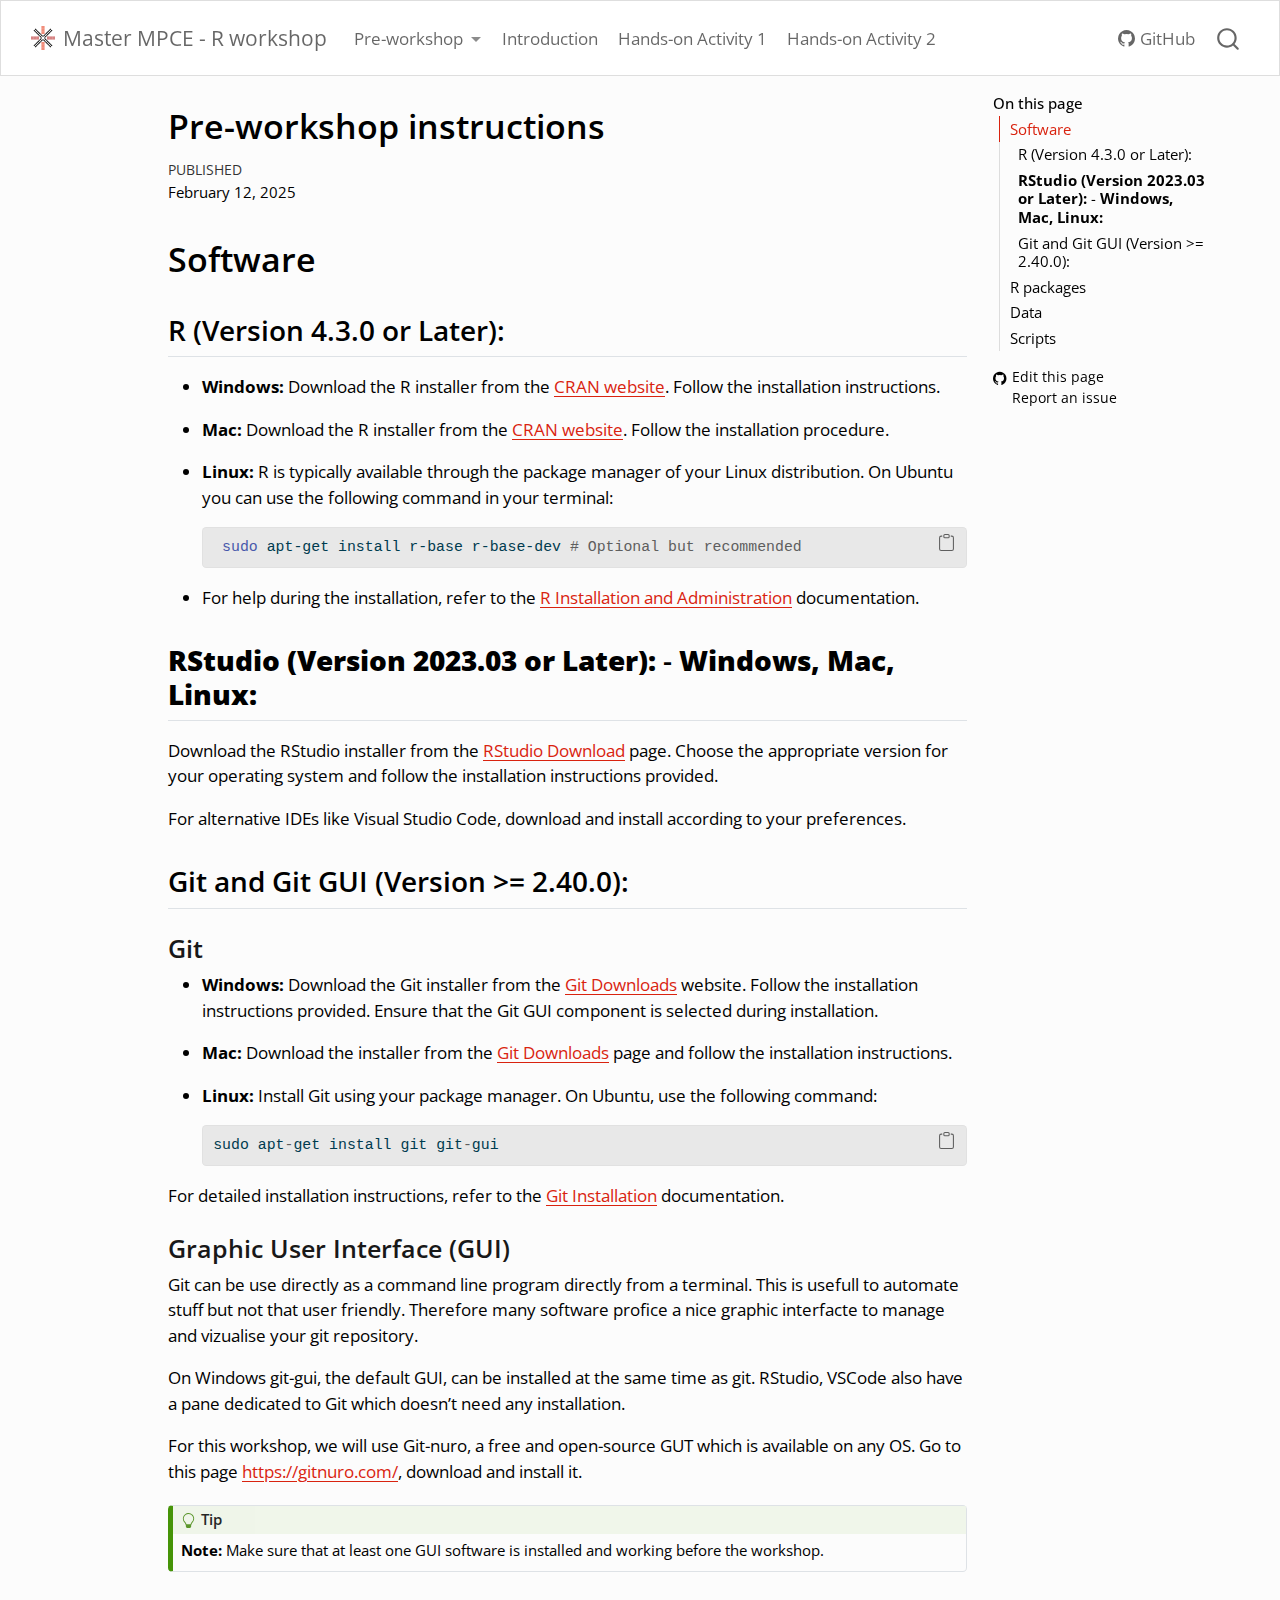
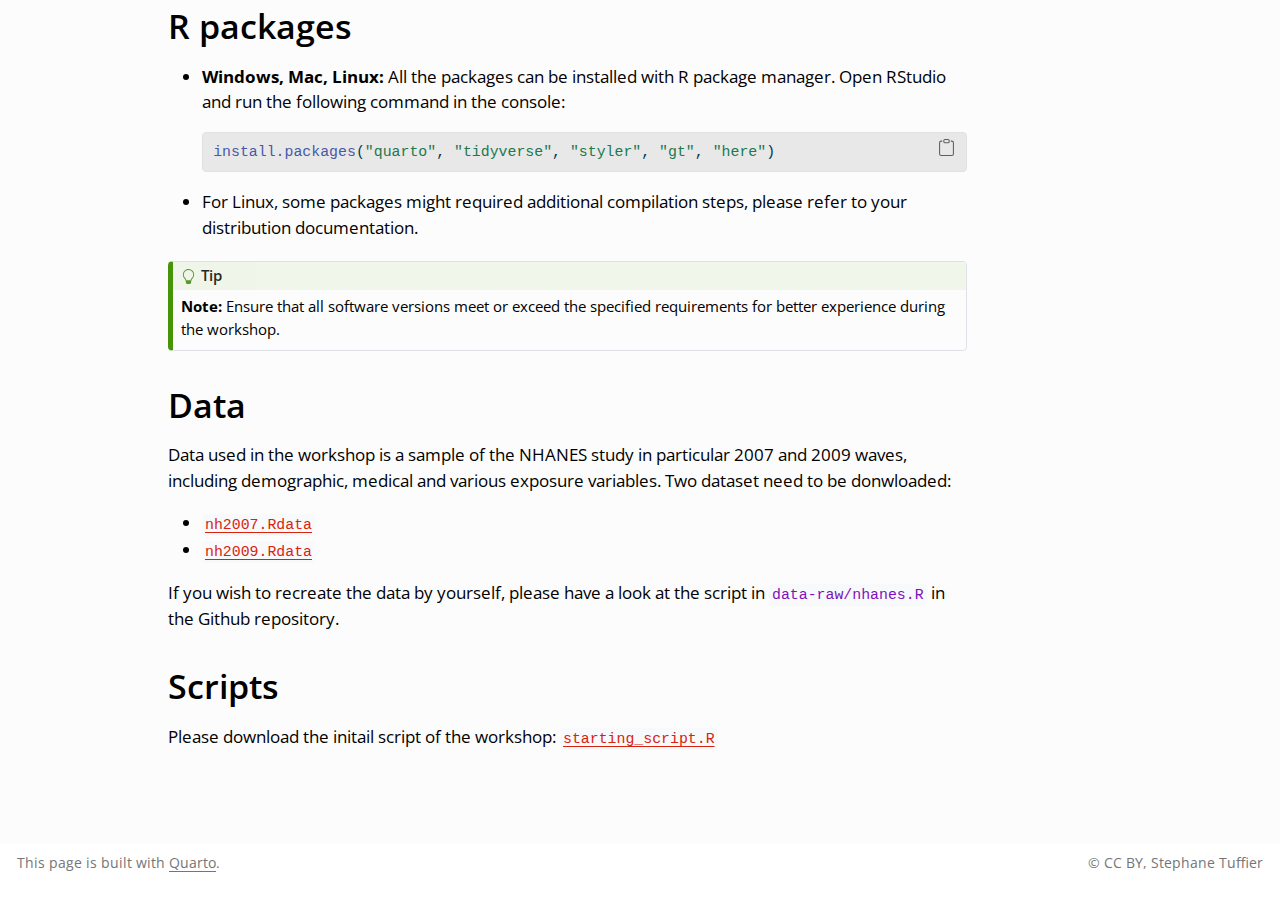
<file: docs/content/00_pre-ws.html>
<!DOCTYPE html>
<html xmlns="http://www.w3.org/1999/xhtml" lang="en" xml:lang="en"><head>

<meta charset="utf-8">
<meta name="generator" content="quarto-1.5.57">

<meta name="viewport" content="width=device-width, initial-scale=1.0, user-scalable=yes">

<meta name="dcterms.date" content="2025-02-12">

<title>Pre-workshop instructions – Master MPCE - R workshop</title>
<style>
code{white-space: pre-wrap;}
span.smallcaps{font-variant: small-caps;}
div.columns{display: flex; gap: min(4vw, 1.5em);}
div.column{flex: auto; overflow-x: auto;}
div.hanging-indent{margin-left: 1.5em; text-indent: -1.5em;}
ul.task-list{list-style: none;}
ul.task-list li input[type="checkbox"] {
  width: 0.8em;
  margin: 0 0.8em 0.2em -1em; /* quarto-specific, see https://github.com/quarto-dev/quarto-cli/issues/4556 */ 
  vertical-align: middle;
}
/* CSS for syntax highlighting */
pre > code.sourceCode { white-space: pre; position: relative; }
pre > code.sourceCode > span { line-height: 1.25; }
pre > code.sourceCode > span:empty { height: 1.2em; }
.sourceCode { overflow: visible; }
code.sourceCode > span { color: inherit; text-decoration: inherit; }
div.sourceCode { margin: 1em 0; }
pre.sourceCode { margin: 0; }
@media screen {
div.sourceCode { overflow: auto; }
}
@media print {
pre > code.sourceCode { white-space: pre-wrap; }
pre > code.sourceCode > span { display: inline-block; text-indent: -5em; padding-left: 5em; }
}
pre.numberSource code
  { counter-reset: source-line 0; }
pre.numberSource code > span
  { position: relative; left: -4em; counter-increment: source-line; }
pre.numberSource code > span > a:first-child::before
  { content: counter(source-line);
    position: relative; left: -1em; text-align: right; vertical-align: baseline;
    border: none; display: inline-block;
    -webkit-touch-callout: none; -webkit-user-select: none;
    -khtml-user-select: none; -moz-user-select: none;
    -ms-user-select: none; user-select: none;
    padding: 0 4px; width: 4em;
  }
pre.numberSource { margin-left: 3em;  padding-left: 4px; }
div.sourceCode
  {   }
@media screen {
pre > code.sourceCode > span > a:first-child::before { text-decoration: underline; }
}
</style>


<script src="../site_libs/quarto-nav/quarto-nav.js"></script>
<script src="../site_libs/clipboard/clipboard.min.js"></script>
<script src="../site_libs/quarto-search/autocomplete.umd.js"></script>
<script src="../site_libs/quarto-search/fuse.min.js"></script>
<script src="../site_libs/quarto-search/quarto-search.js"></script>
<meta name="quarto:offset" content="../">
<link href="..//img/icon-rennes.svg" rel="icon" type="image/svg+xml">
<script src="../site_libs/quarto-html/quarto.js"></script>
<script src="../site_libs/quarto-html/popper.min.js"></script>
<script src="../site_libs/quarto-html/tippy.umd.min.js"></script>
<script src="../site_libs/quarto-html/anchor.min.js"></script>
<link href="../site_libs/quarto-html/tippy.css" rel="stylesheet">
<link href="../site_libs/quarto-html/quarto-syntax-highlighting.css" rel="stylesheet" id="quarto-text-highlighting-styles">
<script src="../site_libs/bootstrap/bootstrap.min.js"></script>
<link href="../site_libs/bootstrap/bootstrap-icons.css" rel="stylesheet">
<link href="../site_libs/bootstrap/bootstrap.min.css" rel="stylesheet" id="quarto-bootstrap" data-mode="light">
<script id="quarto-search-options" type="application/json">{
  "location": "navbar",
  "copy-button": false,
  "collapse-after": 3,
  "panel-placement": "end",
  "type": "overlay",
  "limit": 50,
  "keyboard-shortcut": [
    "f",
    "/",
    "s"
  ],
  "show-item-context": false,
  "language": {
    "search-no-results-text": "No results",
    "search-matching-documents-text": "matching documents",
    "search-copy-link-title": "Copy link to search",
    "search-hide-matches-text": "Hide additional matches",
    "search-more-match-text": "more match in this document",
    "search-more-matches-text": "more matches in this document",
    "search-clear-button-title": "Clear",
    "search-text-placeholder": "",
    "search-detached-cancel-button-title": "Cancel",
    "search-submit-button-title": "Submit",
    "search-label": "Search"
  }
}</script>


<meta property="og:title" content="Pre-workshop instructions – Master MPCE - R workshop">
<meta property="og:description" content="Reproductible research and data science practices for young epidemiologist">
<meta property="og:site_name" content="Master MPCE - R workshop">
</head>

<body class="nav-fixed">

<div id="quarto-search-results"></div>
  <header id="quarto-header" class="headroom fixed-top">
    <nav class="navbar navbar-expand-lg " data-bs-theme="dark">
      <div class="navbar-container container-fluid">
      <div class="navbar-brand-container mx-auto">
    <a href="../index.html" class="navbar-brand navbar-brand-logo">
    <img src="../img/icon-rennes.svg" alt="" class="navbar-logo">
    </a>
    <a class="navbar-brand" href="../index.html">
    <span class="navbar-title">Master MPCE - R workshop</span>
    </a>
  </div>
            <div id="quarto-search" class="" title="Search"></div>
          <button class="navbar-toggler" type="button" data-bs-toggle="collapse" data-bs-target="#navbarCollapse" aria-controls="navbarCollapse" role="menu" aria-expanded="false" aria-label="Toggle navigation" onclick="if (window.quartoToggleHeadroom) { window.quartoToggleHeadroom(); }">
  <span class="navbar-toggler-icon"></span>
</button>
          <div class="collapse navbar-collapse" id="navbarCollapse">
            <ul class="navbar-nav navbar-nav-scroll me-auto">
  <li class="nav-item dropdown ">
    <a class="nav-link dropdown-toggle" href="#" id="nav-menu-pre-workshop" role="link" data-bs-toggle="dropdown" aria-expanded="false">
 <span class="menu-text">Pre-workshop</span>
    </a>
    <ul class="dropdown-menu" aria-labelledby="nav-menu-pre-workshop">    
        <li>
    <a class="dropdown-item" href="../content/00_pre-ws.html#software">
 <span class="dropdown-text">Installation</span></a>
  </li>  
        <li>
    <a class="dropdown-item" href="../content/00_pre-ws.html#data">
 <span class="dropdown-text">Data and script</span></a>
  </li>  
    </ul>
  </li>
  <li class="nav-item">
    <a class="nav-link" href="../content/01_intro.html"> 
<span class="menu-text">Introduction</span></a>
  </li>  
  <li class="nav-item">
    <a class="nav-link" href="../content/02_exercise_1.html"> 
<span class="menu-text">Hands-on Activity 1</span></a>
  </li>  
  <li class="nav-item">
    <a class="nav-link" href="../content/03_exercise_2.html"> 
<span class="menu-text">Hands-on Activity 2</span></a>
  </li>  
</ul>
            <ul class="navbar-nav navbar-nav-scroll ms-auto">
  <li class="nav-item">
    <a class="nav-link" href="https://github.com/ste-tuf/mpce-reproducible-research"> <i class="bi bi-github" role="img">
</i> 
<span class="menu-text">GitHub</span></a>
  </li>  
</ul>
          </div> <!-- /navcollapse -->
            <div class="quarto-navbar-tools">
</div>
      </div> <!-- /container-fluid -->
    </nav>
</header>
<!-- content -->
<div id="quarto-content" class="quarto-container page-columns page-rows-contents page-layout-article page-navbar">
<!-- sidebar -->
<!-- margin-sidebar -->
    <div id="quarto-margin-sidebar" class="sidebar margin-sidebar">
        <nav id="TOC" role="doc-toc" class="toc-active">
    <h2 id="toc-title">On this page</h2>
   
  <ul>
  <li><a href="#software" id="toc-software" class="nav-link active" data-scroll-target="#software">Software</a>
  <ul class="collapse">
  <li><a href="#r-version-4.3.0-or-later" id="toc-r-version-4.3.0-or-later" class="nav-link" data-scroll-target="#r-version-4.3.0-or-later">R (Version 4.3.0 or Later):</a></li>
  <li><a href="#rstudio-version-2023.03-or-later---windows-mac-linux" id="toc-rstudio-version-2023.03-or-later---windows-mac-linux" class="nav-link" data-scroll-target="#rstudio-version-2023.03-or-later---windows-mac-linux"><strong>RStudio (Version 2023.03 or Later):</strong> - <strong>Windows, Mac, Linux:</strong></a></li>
  <li><a href="#git-and-git-gui-version-2.40.0" id="toc-git-and-git-gui-version-2.40.0" class="nav-link" data-scroll-target="#git-and-git-gui-version-2.40.0">Git and Git GUI (Version &gt;= 2.40.0):</a>
  <ul class="collapse">
  <li><a href="#git" id="toc-git" class="nav-link" data-scroll-target="#git">Git</a></li>
  <li><a href="#graphic-user-interface-gui" id="toc-graphic-user-interface-gui" class="nav-link" data-scroll-target="#graphic-user-interface-gui">Graphic User Interface (GUI)</a></li>
  </ul></li>
  </ul></li>
  <li><a href="#r-packages" id="toc-r-packages" class="nav-link" data-scroll-target="#r-packages">R packages</a></li>
  <li><a href="#data" id="toc-data" class="nav-link" data-scroll-target="#data">Data</a></li>
  <li><a href="#scripts" id="toc-scripts" class="nav-link" data-scroll-target="#scripts">Scripts</a></li>
  </ul>
<div class="toc-actions"><ul><li><a href="https://github.com/ste-tuf/mpce-reproducible-research/edit/main/content/00_pre-ws.qmd" class="toc-action"><i class="bi bi-github"></i>Edit this page</a></li><li><a href="https://github.com/ste-tuf/mpce-reproducible-research/issues/new" class="toc-action"><i class="bi empty"></i>Report an issue</a></li></ul></div></nav>
    </div>
<!-- main -->
<main class="content" id="quarto-document-content">

<header id="title-block-header" class="quarto-title-block default">
<div class="quarto-title">
<h1 class="title">Pre-workshop instructions</h1>
</div>



<div class="quarto-title-meta">

    
    <div>
    <div class="quarto-title-meta-heading">Published</div>
    <div class="quarto-title-meta-contents">
      <p class="date">February 12, 2025</p>
    </div>
  </div>
  
    
  </div>
  


</header>


<section id="software" class="level1">
<h1>Software</h1>
<section id="r-version-4.3.0-or-later" class="level2">
<h2 class="anchored" data-anchor-id="r-version-4.3.0-or-later">R (Version 4.3.0 or Later):</h2>
<ul>
<li><p><strong>Windows:</strong> Download the R installer from the <a href="https://cran.r-project.org/bin/windows/base/">CRAN website</a>. Follow the installation instructions.</p></li>
<li><p><strong>Mac:</strong> Download the R installer from the <a href="https://cran.r-project.org/bin/macosx/">CRAN website</a>. Follow the installation procedure.</p></li>
<li><p><strong>Linux:</strong> R is typically available through the package manager of your Linux distribution. On Ubuntu you can use the following command in your terminal:</p>
<div class="sourceCode" id="cb1"><pre class="sourceCode bash code-with-copy"><code class="sourceCode bash"><span id="cb1-1"><a href="#cb1-1" aria-hidden="true" tabindex="-1"></a> <span class="fu">sudo</span> apt-get install r-base r-base-dev <span class="co"># Optional but recommended</span></span></code><button title="Copy to Clipboard" class="code-copy-button"><i class="bi"></i></button></pre></div></li>
<li><p>For help during the installation, refer to the <a href="https://cran.r-project.org/doc/manuals/r-release/R-admin.html">R Installation and Administration</a> documentation.</p></li>
</ul>
</section>
<section id="rstudio-version-2023.03-or-later---windows-mac-linux" class="level2">
<h2 class="anchored" data-anchor-id="rstudio-version-2023.03-or-later---windows-mac-linux"><strong>RStudio (Version 2023.03 or Later):</strong> - <strong>Windows, Mac, Linux:</strong></h2>
<p>Download the RStudio installer from the <a href="https://www.rstudio.com/products/rstudio/download/">RStudio Download</a> page. Choose the appropriate version for your operating system and follow the installation instructions provided.</p>
<p>For alternative IDEs like Visual Studio Code, download and install according to your preferences.</p>
</section>
<section id="git-and-git-gui-version-2.40.0" class="level2">
<h2 class="anchored" data-anchor-id="git-and-git-gui-version-2.40.0">Git and Git GUI (Version &gt;= 2.40.0):</h2>
<section id="git" class="level3">
<h3 class="anchored" data-anchor-id="git">Git</h3>
<ul>
<li><p><strong>Windows:</strong> Download the Git installer from the <a href="https://gitforwindows.org/">Git Downloads</a> website. Follow the installation instructions provided. Ensure that the Git GUI component is selected during installation.</p></li>
<li><p><strong>Mac:</strong> Download the installer from the <a href="https://git-scm.com/downloads">Git Downloads</a> page and follow the installation instructions.</p></li>
<li><p><strong>Linux:</strong> Install Git using your package manager. On Ubuntu, use the following command:</p>
<div class="sourceCode" id="cb2"><pre class="sourceCode r code-with-copy"><code class="sourceCode r"><span id="cb2-1"><a href="#cb2-1" aria-hidden="true" tabindex="-1"></a>sudo apt<span class="sc">-</span>get install git git<span class="sc">-</span>gui</span></code><button title="Copy to Clipboard" class="code-copy-button"><i class="bi"></i></button></pre></div></li>
</ul>
<p>For detailed installation instructions, refer to the <a href="https://git-scm.com/book/en/v2/Getting-Started-Installing-Git">Git Installation</a> documentation.</p>
</section>
<section id="graphic-user-interface-gui" class="level3">
<h3 class="anchored" data-anchor-id="graphic-user-interface-gui">Graphic User Interface (GUI)</h3>
<p>Git can be use directly as a command line program directly from a terminal. This is usefull to automate stuff but not that user friendly. Therefore many software profice a nice graphic interfacte to manage and vizualise your git repository.</p>
<p>On Windows git-gui, the default GUI, can be installed at the same time as git. RStudio, VSCode also have a pane dedicated to Git which doesn’t need any installation.</p>
<p>For this workshop, we will use Git-nuro, a free and open-source GUT which is available on any OS. Go to this page <a href="https://gitnuro.com/">https://gitnuro.com/</a>, download and install it.</p>
<div class="callout callout-style-default callout-tip callout-titled">
<div class="callout-header d-flex align-content-center">
<div class="callout-icon-container">
<i class="callout-icon"></i>
</div>
<div class="callout-title-container flex-fill">
Tip
</div>
</div>
<div class="callout-body-container callout-body">
<p><strong>Note:</strong> Make sure that at least one GUI software is installed and working before the workshop.</p>
</div>
</div>
</section>
</section>
</section>
<section id="r-packages" class="level1">
<h1>R packages</h1>
<ul>
<li><p><strong>Windows, Mac, Linux:</strong> All the packages can be installed with R package manager. Open RStudio and run the following command in the console:</p>
<div class="sourceCode" id="cb3"><pre class="sourceCode r code-with-copy"><code class="sourceCode r"><span id="cb3-1"><a href="#cb3-1" aria-hidden="true" tabindex="-1"></a><span class="fu">install.packages</span>(<span class="st">"quarto"</span>, <span class="st">"tidyverse"</span>, <span class="st">"styler"</span>, <span class="st">"gt"</span>, <span class="st">"here"</span>)</span></code><button title="Copy to Clipboard" class="code-copy-button"><i class="bi"></i></button></pre></div></li>
<li><p>For Linux, some packages might required additional compilation steps, please refer to your distribution documentation.</p></li>
</ul>
<div class="callout callout-style-default callout-tip callout-titled">
<div class="callout-header d-flex align-content-center">
<div class="callout-icon-container">
<i class="callout-icon"></i>
</div>
<div class="callout-title-container flex-fill">
Tip
</div>
</div>
<div class="callout-body-container callout-body">
<p><strong>Note:</strong> Ensure that all software versions meet or exceed the specified requirements for better experience during the workshop.</p>
</div>
</div>
</section>
<section id="data" class="level1">
<h1>Data</h1>
<p>Data used in the workshop is a sample of the NHANES study in particular 2007 and 2009 waves, including demographic, medical and various exposure variables. Two dataset need to be donwloaded:</p>
<ul>
<li><a href="../data/nh2007.Rdata"><code>nh2007.Rdata</code></a></li>
<li><a href="../data/nh2009.Rdata"><code>nh2009.Rdata</code></a></li>
</ul>
<p>If you wish to recreate the data by yourself, please have a look at the script in <code>data-raw/nhanes.R</code> in the Github repository.</p>
</section>
<section id="scripts" class="level1">
<h1>Scripts</h1>
<p>Please download the initail script of the workshop: <a href="../R/starting_script.R"><code>starting_script.R</code></a></p>


</section>

</main> <!-- /main -->
<script id="quarto-html-after-body" type="application/javascript">
window.document.addEventListener("DOMContentLoaded", function (event) {
  const toggleBodyColorMode = (bsSheetEl) => {
    const mode = bsSheetEl.getAttribute("data-mode");
    const bodyEl = window.document.querySelector("body");
    if (mode === "dark") {
      bodyEl.classList.add("quarto-dark");
      bodyEl.classList.remove("quarto-light");
    } else {
      bodyEl.classList.add("quarto-light");
      bodyEl.classList.remove("quarto-dark");
    }
  }
  const toggleBodyColorPrimary = () => {
    const bsSheetEl = window.document.querySelector("link#quarto-bootstrap");
    if (bsSheetEl) {
      toggleBodyColorMode(bsSheetEl);
    }
  }
  toggleBodyColorPrimary();  
  const icon = "";
  const anchorJS = new window.AnchorJS();
  anchorJS.options = {
    placement: 'right',
    icon: icon
  };
  anchorJS.add('.anchored');
  const isCodeAnnotation = (el) => {
    for (const clz of el.classList) {
      if (clz.startsWith('code-annotation-')) {                     
        return true;
      }
    }
    return false;
  }
  const onCopySuccess = function(e) {
    // button target
    const button = e.trigger;
    // don't keep focus
    button.blur();
    // flash "checked"
    button.classList.add('code-copy-button-checked');
    var currentTitle = button.getAttribute("title");
    button.setAttribute("title", "Copied!");
    let tooltip;
    if (window.bootstrap) {
      button.setAttribute("data-bs-toggle", "tooltip");
      button.setAttribute("data-bs-placement", "left");
      button.setAttribute("data-bs-title", "Copied!");
      tooltip = new bootstrap.Tooltip(button, 
        { trigger: "manual", 
          customClass: "code-copy-button-tooltip",
          offset: [0, -8]});
      tooltip.show();    
    }
    setTimeout(function() {
      if (tooltip) {
        tooltip.hide();
        button.removeAttribute("data-bs-title");
        button.removeAttribute("data-bs-toggle");
        button.removeAttribute("data-bs-placement");
      }
      button.setAttribute("title", currentTitle);
      button.classList.remove('code-copy-button-checked');
    }, 1000);
    // clear code selection
    e.clearSelection();
  }
  const getTextToCopy = function(trigger) {
      const codeEl = trigger.previousElementSibling.cloneNode(true);
      for (const childEl of codeEl.children) {
        if (isCodeAnnotation(childEl)) {
          childEl.remove();
        }
      }
      return codeEl.innerText;
  }
  const clipboard = new window.ClipboardJS('.code-copy-button:not([data-in-quarto-modal])', {
    text: getTextToCopy
  });
  clipboard.on('success', onCopySuccess);
  if (window.document.getElementById('quarto-embedded-source-code-modal')) {
    // For code content inside modals, clipBoardJS needs to be initialized with a container option
    // TODO: Check when it could be a function (https://github.com/zenorocha/clipboard.js/issues/860)
    const clipboardModal = new window.ClipboardJS('.code-copy-button[data-in-quarto-modal]', {
      text: getTextToCopy,
      container: window.document.getElementById('quarto-embedded-source-code-modal')
    });
    clipboardModal.on('success', onCopySuccess);
  }
    var localhostRegex = new RegExp(/^(?:http|https):\/\/localhost\:?[0-9]*\//);
    var mailtoRegex = new RegExp(/^mailto:/);
      var filterRegex = new RegExp("https:\/\/ste-tuf\.github\.io\/mpce-reproducible-research\/");
    var isInternal = (href) => {
        return filterRegex.test(href) || localhostRegex.test(href) || mailtoRegex.test(href);
    }
    // Inspect non-navigation links and adorn them if external
 	var links = window.document.querySelectorAll('a[href]:not(.nav-link):not(.navbar-brand):not(.toc-action):not(.sidebar-link):not(.sidebar-item-toggle):not(.pagination-link):not(.no-external):not([aria-hidden]):not(.dropdown-item):not(.quarto-navigation-tool):not(.about-link)');
    for (var i=0; i<links.length; i++) {
      const link = links[i];
      if (!isInternal(link.href)) {
        // undo the damage that might have been done by quarto-nav.js in the case of
        // links that we want to consider external
        if (link.dataset.originalHref !== undefined) {
          link.href = link.dataset.originalHref;
        }
      }
    }
  function tippyHover(el, contentFn, onTriggerFn, onUntriggerFn) {
    const config = {
      allowHTML: true,
      maxWidth: 500,
      delay: 100,
      arrow: false,
      appendTo: function(el) {
          return el.parentElement;
      },
      interactive: true,
      interactiveBorder: 10,
      theme: 'quarto',
      placement: 'bottom-start',
    };
    if (contentFn) {
      config.content = contentFn;
    }
    if (onTriggerFn) {
      config.onTrigger = onTriggerFn;
    }
    if (onUntriggerFn) {
      config.onUntrigger = onUntriggerFn;
    }
    window.tippy(el, config); 
  }
  const noterefs = window.document.querySelectorAll('a[role="doc-noteref"]');
  for (var i=0; i<noterefs.length; i++) {
    const ref = noterefs[i];
    tippyHover(ref, function() {
      // use id or data attribute instead here
      let href = ref.getAttribute('data-footnote-href') || ref.getAttribute('href');
      try { href = new URL(href).hash; } catch {}
      const id = href.replace(/^#\/?/, "");
      const note = window.document.getElementById(id);
      if (note) {
        return note.innerHTML;
      } else {
        return "";
      }
    });
  }
  const xrefs = window.document.querySelectorAll('a.quarto-xref');
  const processXRef = (id, note) => {
    // Strip column container classes
    const stripColumnClz = (el) => {
      el.classList.remove("page-full", "page-columns");
      if (el.children) {
        for (const child of el.children) {
          stripColumnClz(child);
        }
      }
    }
    stripColumnClz(note)
    if (id === null || id.startsWith('sec-')) {
      // Special case sections, only their first couple elements
      const container = document.createElement("div");
      if (note.children && note.children.length > 2) {
        container.appendChild(note.children[0].cloneNode(true));
        for (let i = 1; i < note.children.length; i++) {
          const child = note.children[i];
          if (child.tagName === "P" && child.innerText === "") {
            continue;
          } else {
            container.appendChild(child.cloneNode(true));
            break;
          }
        }
        if (window.Quarto?.typesetMath) {
          window.Quarto.typesetMath(container);
        }
        return container.innerHTML
      } else {
        if (window.Quarto?.typesetMath) {
          window.Quarto.typesetMath(note);
        }
        return note.innerHTML;
      }
    } else {
      // Remove any anchor links if they are present
      const anchorLink = note.querySelector('a.anchorjs-link');
      if (anchorLink) {
        anchorLink.remove();
      }
      if (window.Quarto?.typesetMath) {
        window.Quarto.typesetMath(note);
      }
      // TODO in 1.5, we should make sure this works without a callout special case
      if (note.classList.contains("callout")) {
        return note.outerHTML;
      } else {
        return note.innerHTML;
      }
    }
  }
  for (var i=0; i<xrefs.length; i++) {
    const xref = xrefs[i];
    tippyHover(xref, undefined, function(instance) {
      instance.disable();
      let url = xref.getAttribute('href');
      let hash = undefined; 
      if (url.startsWith('#')) {
        hash = url;
      } else {
        try { hash = new URL(url).hash; } catch {}
      }
      if (hash) {
        const id = hash.replace(/^#\/?/, "");
        const note = window.document.getElementById(id);
        if (note !== null) {
          try {
            const html = processXRef(id, note.cloneNode(true));
            instance.setContent(html);
          } finally {
            instance.enable();
            instance.show();
          }
        } else {
          // See if we can fetch this
          fetch(url.split('#')[0])
          .then(res => res.text())
          .then(html => {
            const parser = new DOMParser();
            const htmlDoc = parser.parseFromString(html, "text/html");
            const note = htmlDoc.getElementById(id);
            if (note !== null) {
              const html = processXRef(id, note);
              instance.setContent(html);
            } 
          }).finally(() => {
            instance.enable();
            instance.show();
          });
        }
      } else {
        // See if we can fetch a full url (with no hash to target)
        // This is a special case and we should probably do some content thinning / targeting
        fetch(url)
        .then(res => res.text())
        .then(html => {
          const parser = new DOMParser();
          const htmlDoc = parser.parseFromString(html, "text/html");
          const note = htmlDoc.querySelector('main.content');
          if (note !== null) {
            // This should only happen for chapter cross references
            // (since there is no id in the URL)
            // remove the first header
            if (note.children.length > 0 && note.children[0].tagName === "HEADER") {
              note.children[0].remove();
            }
            const html = processXRef(null, note);
            instance.setContent(html);
          } 
        }).finally(() => {
          instance.enable();
          instance.show();
        });
      }
    }, function(instance) {
    });
  }
      let selectedAnnoteEl;
      const selectorForAnnotation = ( cell, annotation) => {
        let cellAttr = 'data-code-cell="' + cell + '"';
        let lineAttr = 'data-code-annotation="' +  annotation + '"';
        const selector = 'span[' + cellAttr + '][' + lineAttr + ']';
        return selector;
      }
      const selectCodeLines = (annoteEl) => {
        const doc = window.document;
        const targetCell = annoteEl.getAttribute("data-target-cell");
        const targetAnnotation = annoteEl.getAttribute("data-target-annotation");
        const annoteSpan = window.document.querySelector(selectorForAnnotation(targetCell, targetAnnotation));
        const lines = annoteSpan.getAttribute("data-code-lines").split(",");
        const lineIds = lines.map((line) => {
          return targetCell + "-" + line;
        })
        let top = null;
        let height = null;
        let parent = null;
        if (lineIds.length > 0) {
            //compute the position of the single el (top and bottom and make a div)
            const el = window.document.getElementById(lineIds[0]);
            top = el.offsetTop;
            height = el.offsetHeight;
            parent = el.parentElement.parentElement;
          if (lineIds.length > 1) {
            const lastEl = window.document.getElementById(lineIds[lineIds.length - 1]);
            const bottom = lastEl.offsetTop + lastEl.offsetHeight;
            height = bottom - top;
          }
          if (top !== null && height !== null && parent !== null) {
            // cook up a div (if necessary) and position it 
            let div = window.document.getElementById("code-annotation-line-highlight");
            if (div === null) {
              div = window.document.createElement("div");
              div.setAttribute("id", "code-annotation-line-highlight");
              div.style.position = 'absolute';
              parent.appendChild(div);
            }
            div.style.top = top - 2 + "px";
            div.style.height = height + 4 + "px";
            div.style.left = 0;
            let gutterDiv = window.document.getElementById("code-annotation-line-highlight-gutter");
            if (gutterDiv === null) {
              gutterDiv = window.document.createElement("div");
              gutterDiv.setAttribute("id", "code-annotation-line-highlight-gutter");
              gutterDiv.style.position = 'absolute';
              const codeCell = window.document.getElementById(targetCell);
              const gutter = codeCell.querySelector('.code-annotation-gutter');
              gutter.appendChild(gutterDiv);
            }
            gutterDiv.style.top = top - 2 + "px";
            gutterDiv.style.height = height + 4 + "px";
          }
          selectedAnnoteEl = annoteEl;
        }
      };
      const unselectCodeLines = () => {
        const elementsIds = ["code-annotation-line-highlight", "code-annotation-line-highlight-gutter"];
        elementsIds.forEach((elId) => {
          const div = window.document.getElementById(elId);
          if (div) {
            div.remove();
          }
        });
        selectedAnnoteEl = undefined;
      };
        // Handle positioning of the toggle
    window.addEventListener(
      "resize",
      throttle(() => {
        elRect = undefined;
        if (selectedAnnoteEl) {
          selectCodeLines(selectedAnnoteEl);
        }
      }, 10)
    );
    function throttle(fn, ms) {
    let throttle = false;
    let timer;
      return (...args) => {
        if(!throttle) { // first call gets through
            fn.apply(this, args);
            throttle = true;
        } else { // all the others get throttled
            if(timer) clearTimeout(timer); // cancel #2
            timer = setTimeout(() => {
              fn.apply(this, args);
              timer = throttle = false;
            }, ms);
        }
      };
    }
      // Attach click handler to the DT
      const annoteDls = window.document.querySelectorAll('dt[data-target-cell]');
      for (const annoteDlNode of annoteDls) {
        annoteDlNode.addEventListener('click', (event) => {
          const clickedEl = event.target;
          if (clickedEl !== selectedAnnoteEl) {
            unselectCodeLines();
            const activeEl = window.document.querySelector('dt[data-target-cell].code-annotation-active');
            if (activeEl) {
              activeEl.classList.remove('code-annotation-active');
            }
            selectCodeLines(clickedEl);
            clickedEl.classList.add('code-annotation-active');
          } else {
            // Unselect the line
            unselectCodeLines();
            clickedEl.classList.remove('code-annotation-active');
          }
        });
      }
  const findCites = (el) => {
    const parentEl = el.parentElement;
    if (parentEl) {
      const cites = parentEl.dataset.cites;
      if (cites) {
        return {
          el,
          cites: cites.split(' ')
        };
      } else {
        return findCites(el.parentElement)
      }
    } else {
      return undefined;
    }
  };
  var bibliorefs = window.document.querySelectorAll('a[role="doc-biblioref"]');
  for (var i=0; i<bibliorefs.length; i++) {
    const ref = bibliorefs[i];
    const citeInfo = findCites(ref);
    if (citeInfo) {
      tippyHover(citeInfo.el, function() {
        var popup = window.document.createElement('div');
        citeInfo.cites.forEach(function(cite) {
          var citeDiv = window.document.createElement('div');
          citeDiv.classList.add('hanging-indent');
          citeDiv.classList.add('csl-entry');
          var biblioDiv = window.document.getElementById('ref-' + cite);
          if (biblioDiv) {
            citeDiv.innerHTML = biblioDiv.innerHTML;
          }
          popup.appendChild(citeDiv);
        });
        return popup.innerHTML;
      });
    }
  }
});
</script>
</div> <!-- /content -->
<footer class="footer">
  <div class="nav-footer">
    <div class="nav-footer-left">
<p>This page is built with <a href="https://quarto.org/">Quarto</a>.</p>
</div>   
    <div class="nav-footer-center">
      &nbsp;
    <div class="toc-actions d-sm-block d-md-none"><ul><li><a href="https://github.com/ste-tuf/mpce-reproducible-research/edit/main/content/00_pre-ws.qmd" class="toc-action"><i class="bi bi-github"></i>Edit this page</a></li><li><a href="https://github.com/ste-tuf/mpce-reproducible-research/issues/new" class="toc-action"><i class="bi empty"></i>Report an issue</a></li></ul></div></div>
    <div class="nav-footer-right">
<p>© CC BY, Stephane Tuffier</p>
</div>
  </div>
</footer>




</body></html>
</file>
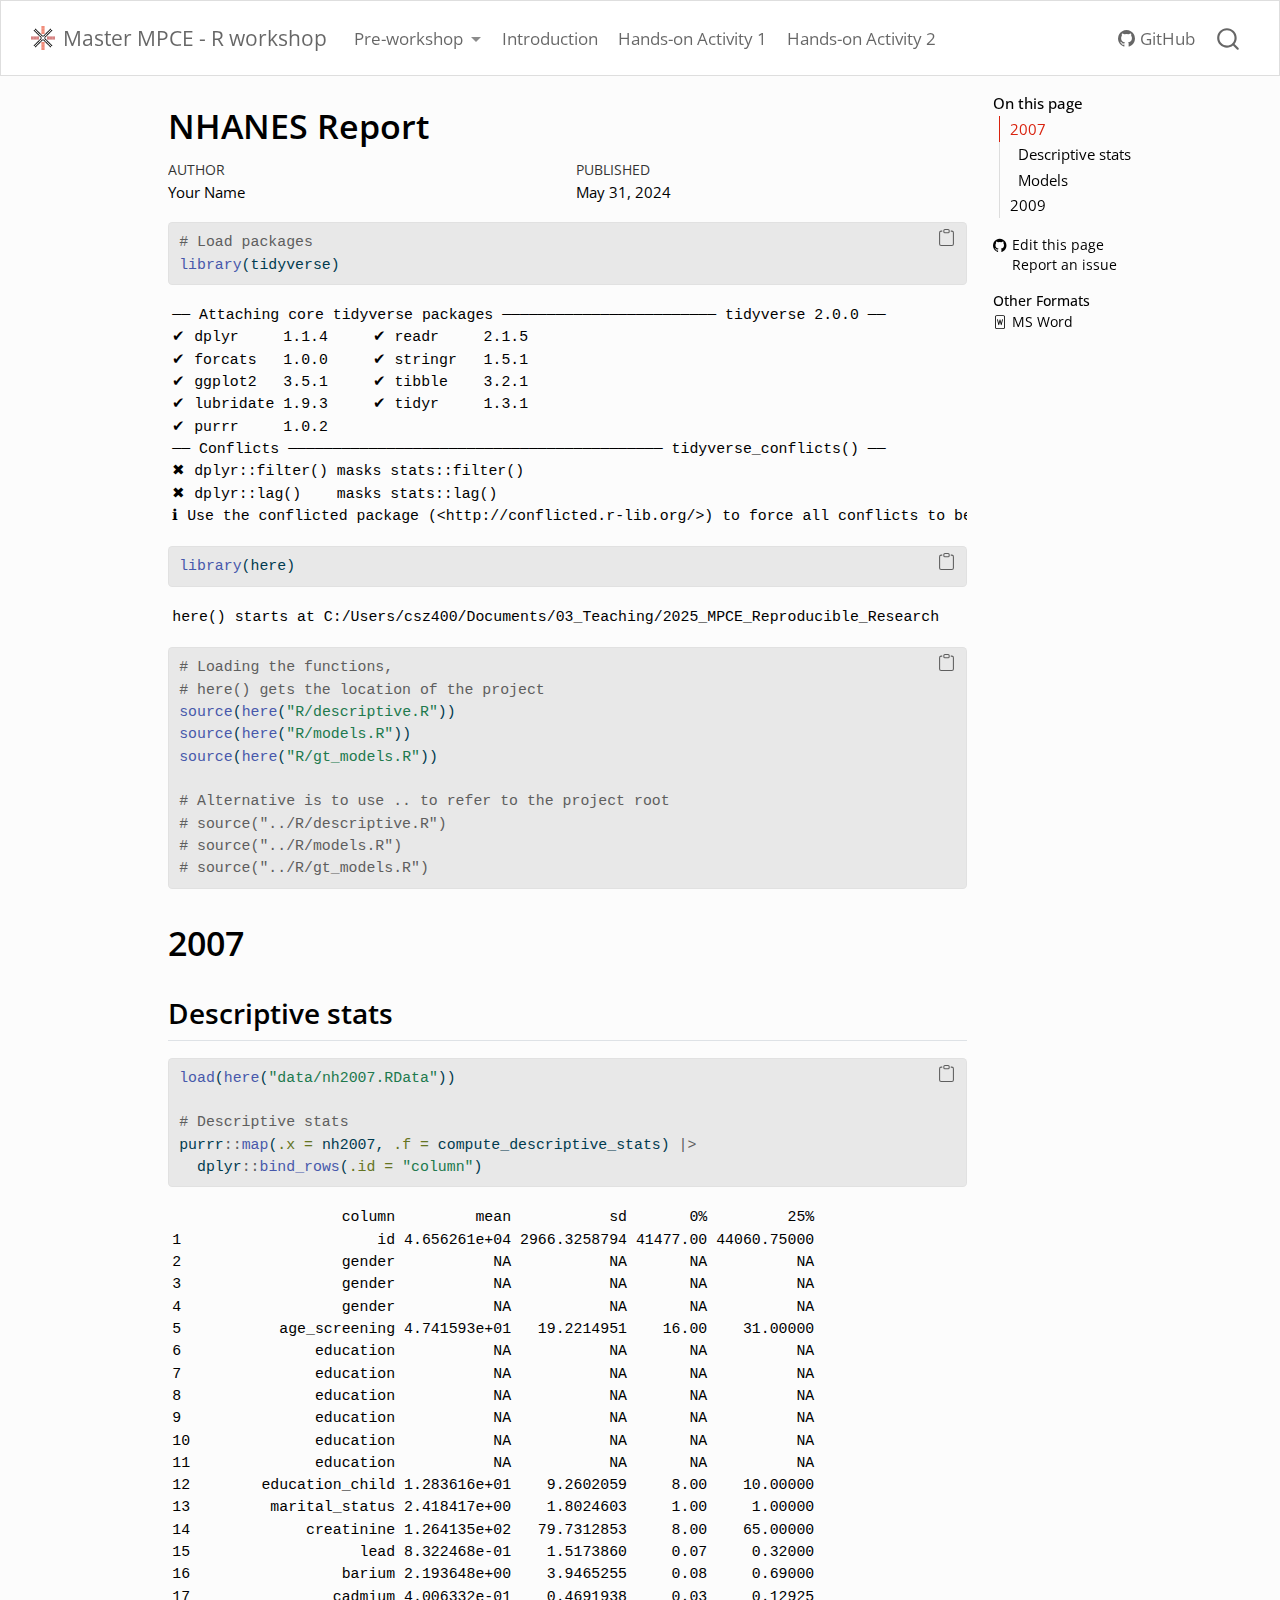
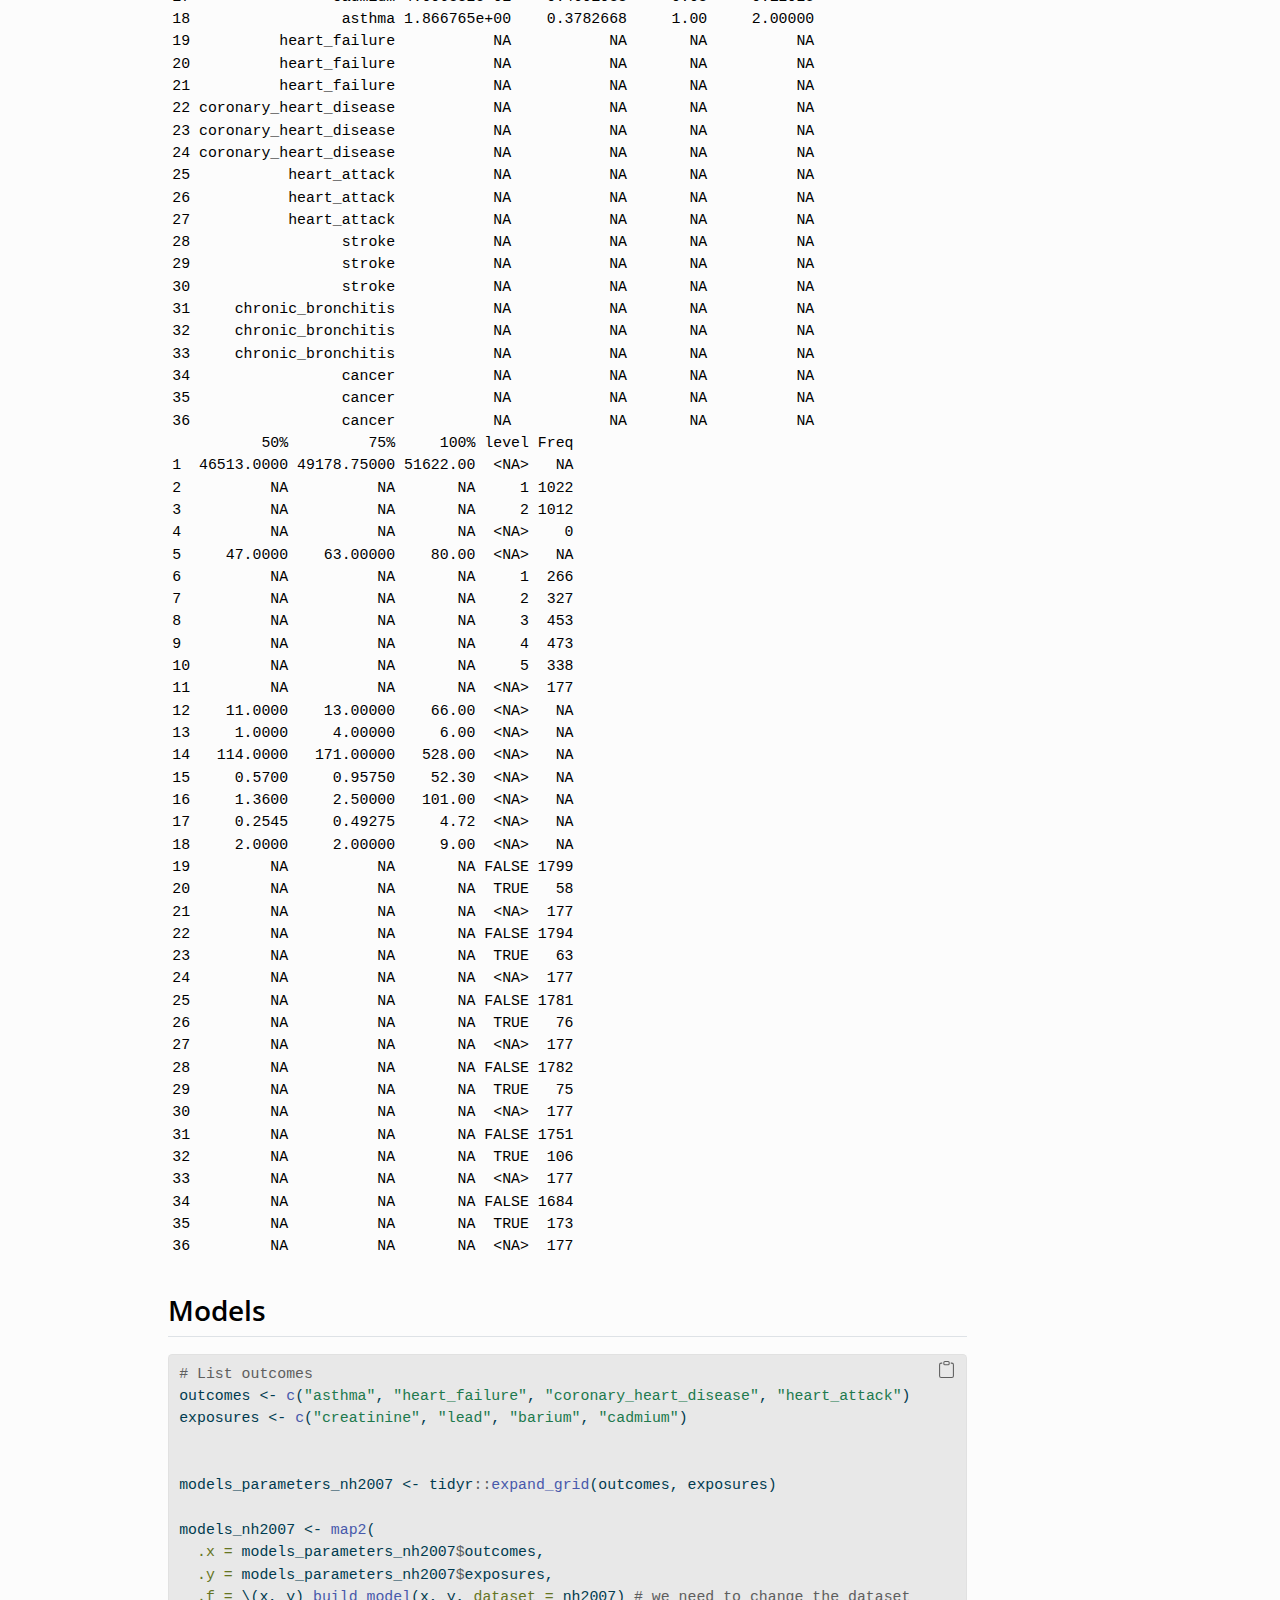
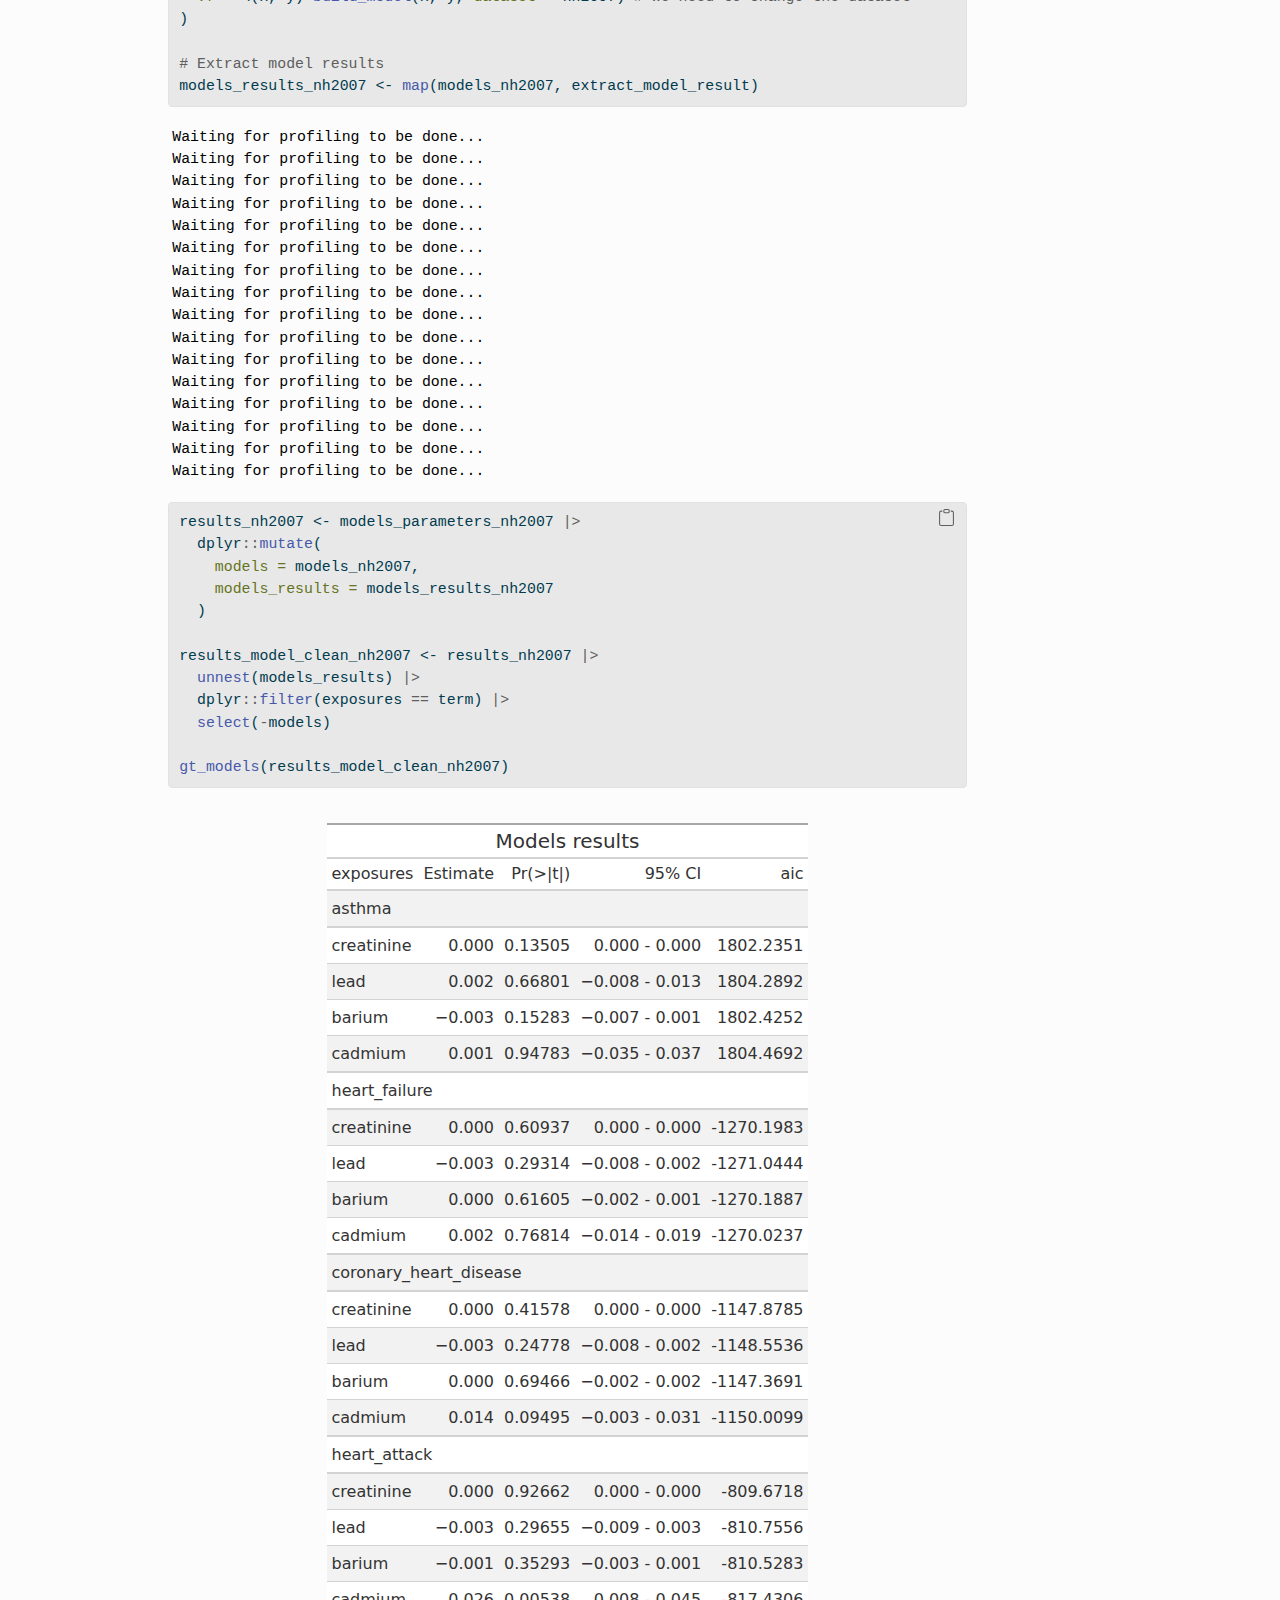
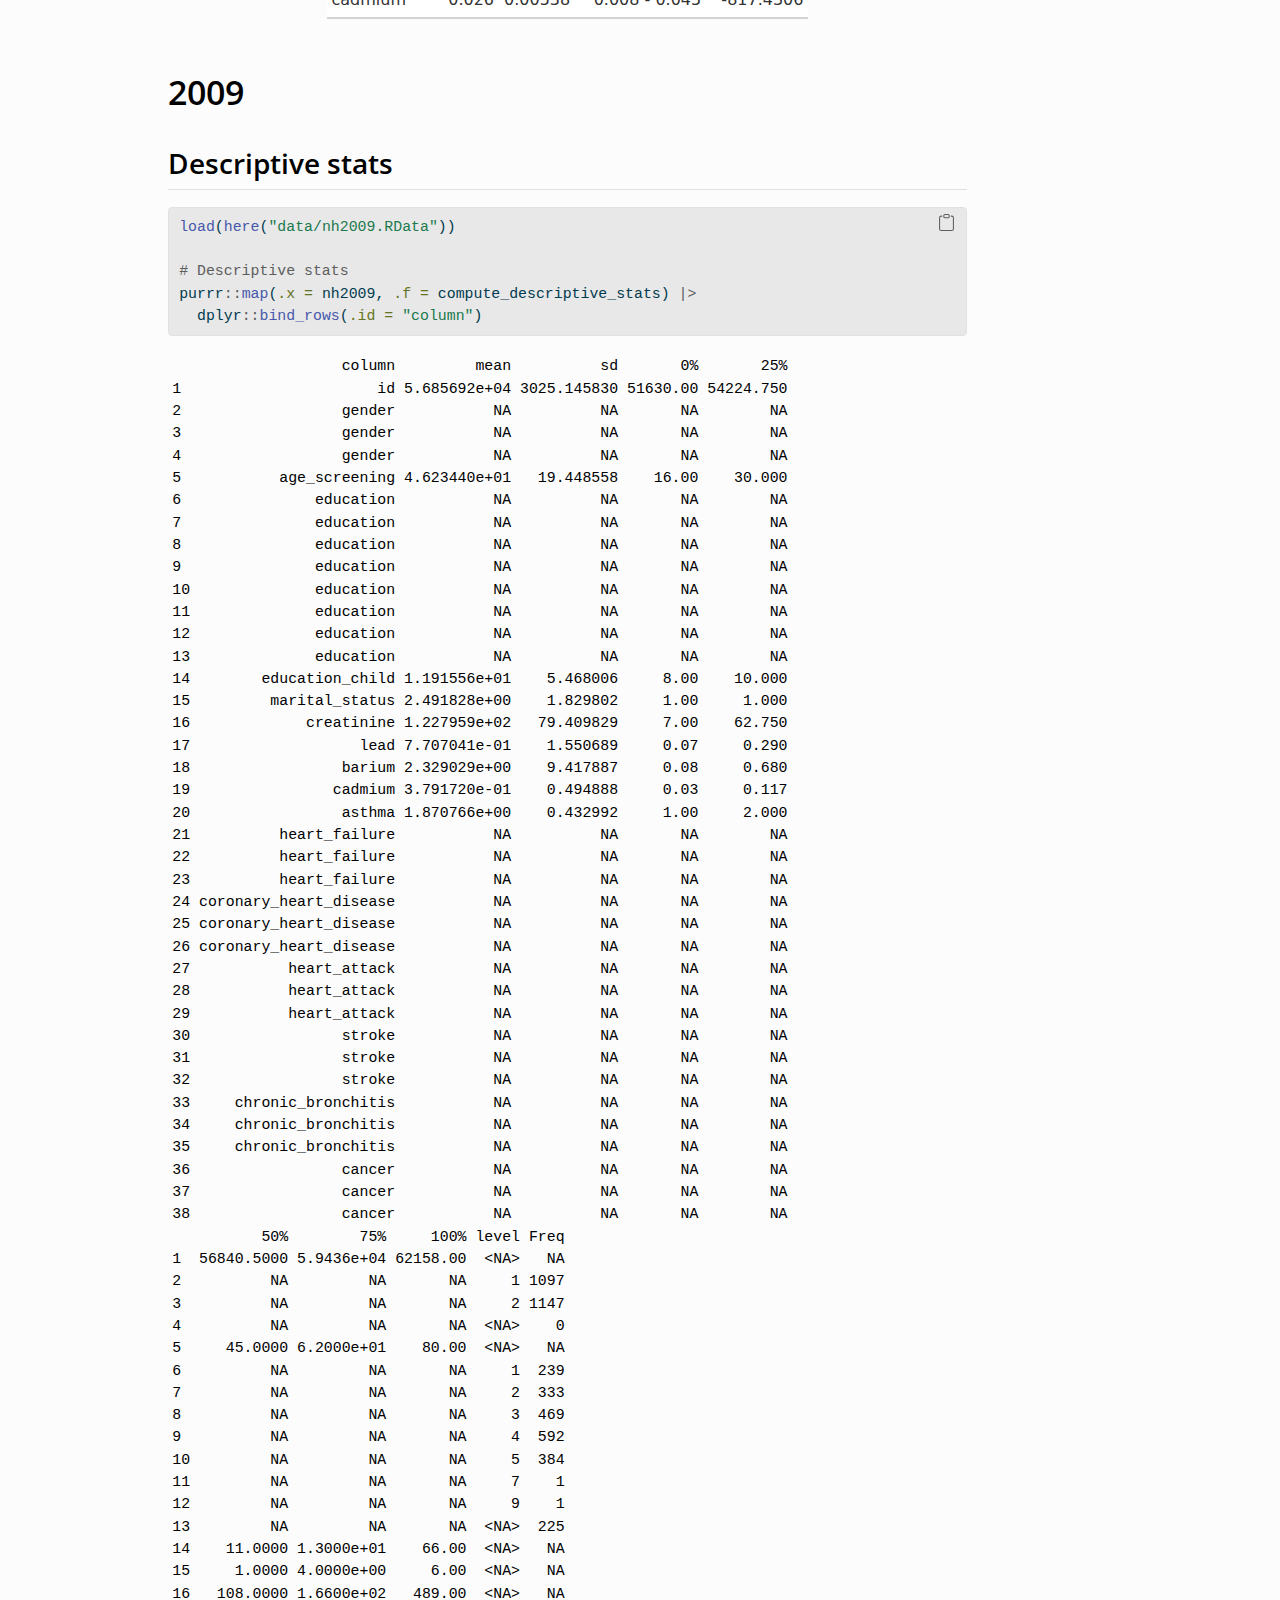
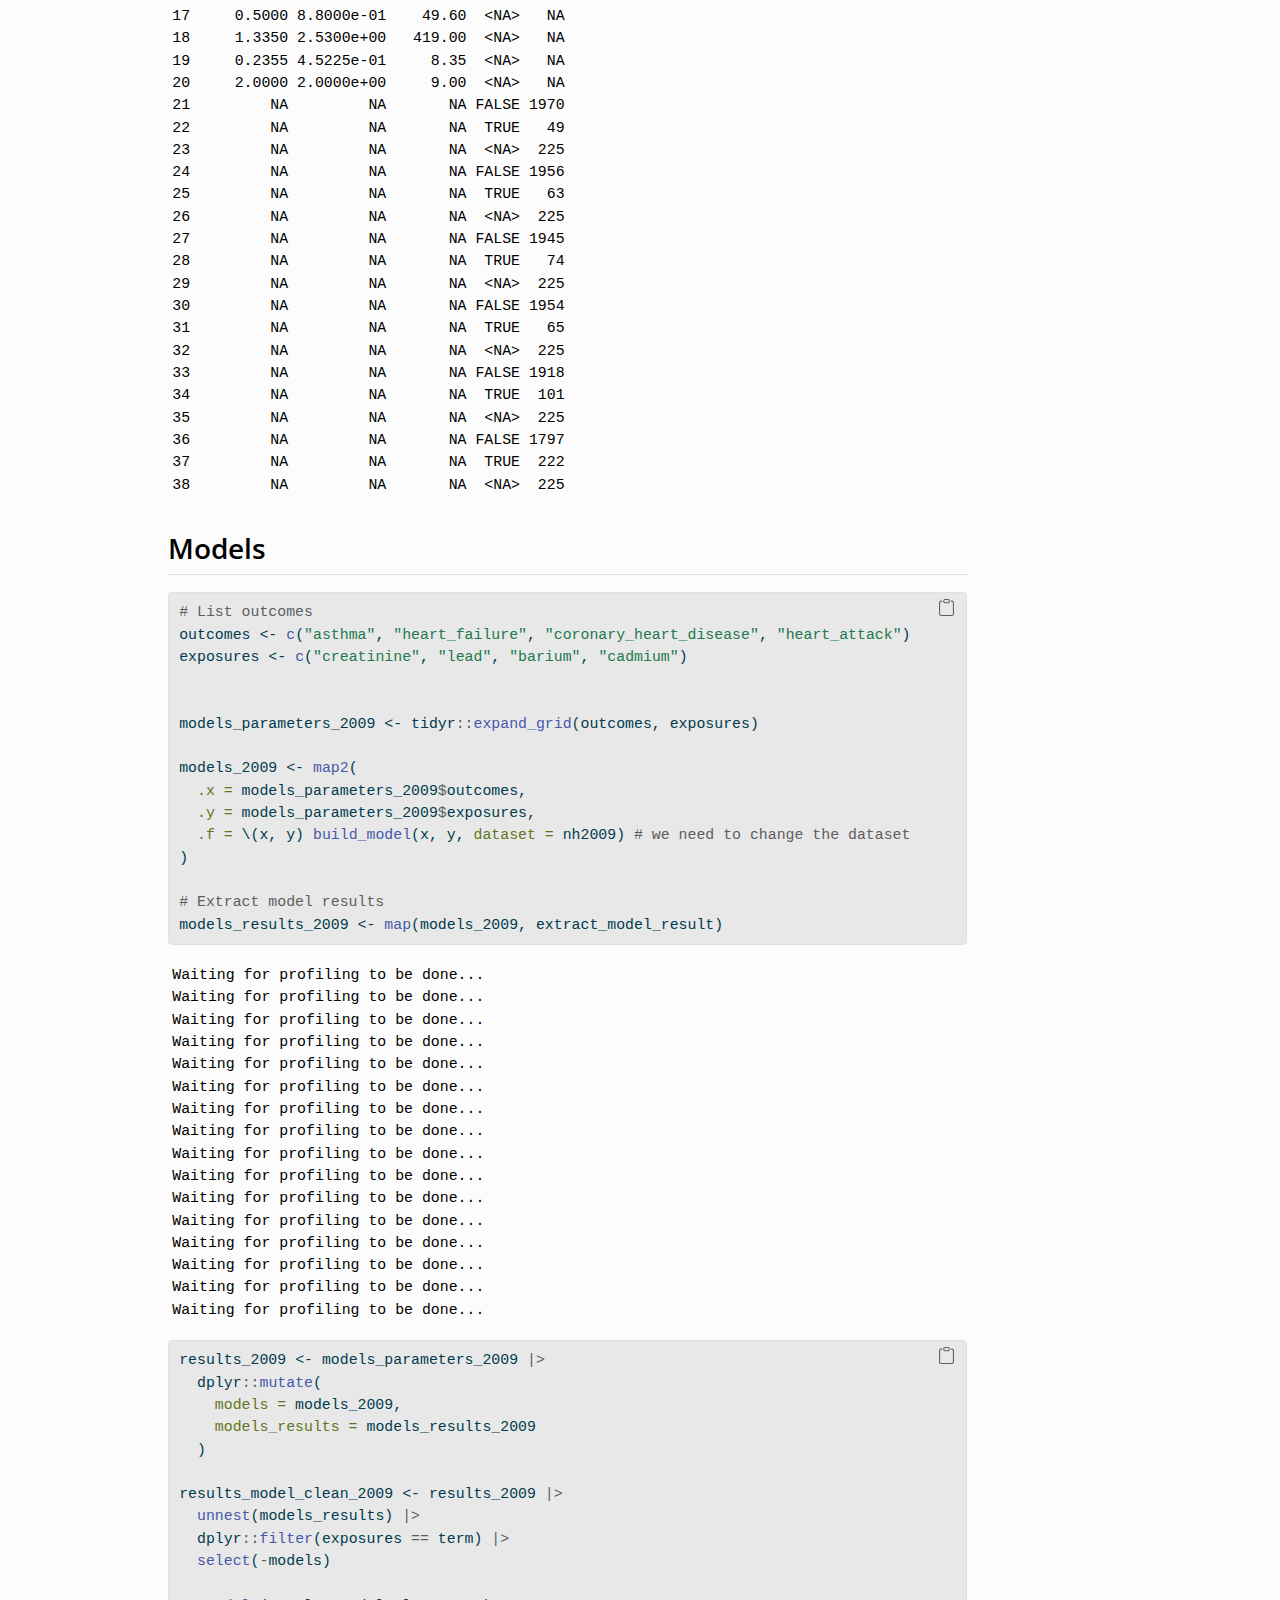
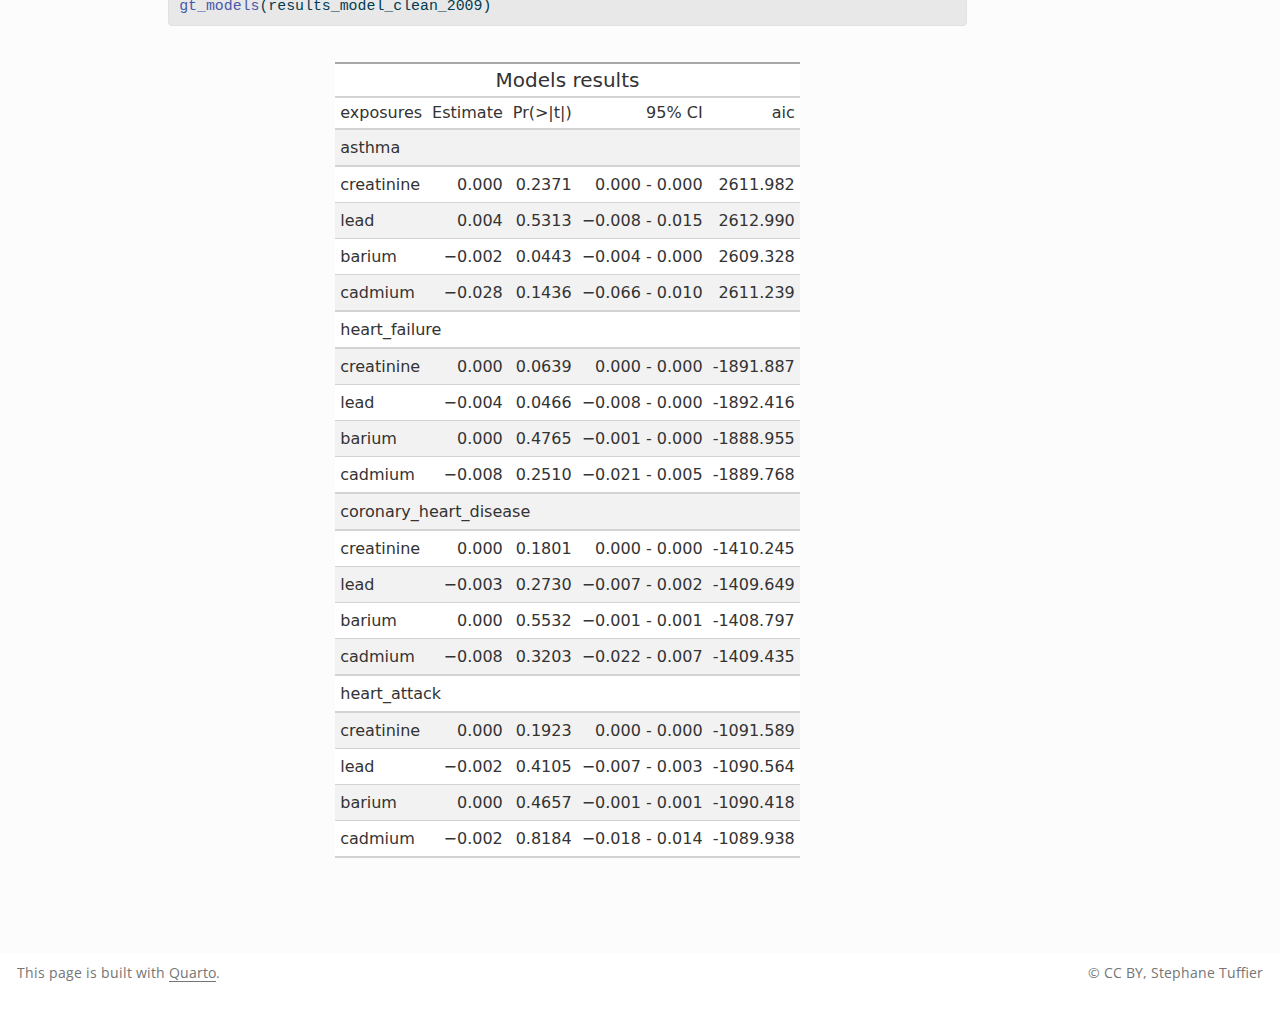
<file: docs/qmd/report_example.html>
<!DOCTYPE html>
<html xmlns="http://www.w3.org/1999/xhtml" lang="en" xml:lang="en"><head>

<meta charset="utf-8">
<meta name="generator" content="quarto-1.5.57">

<meta name="viewport" content="width=device-width, initial-scale=1.0, user-scalable=yes">

<meta name="author" content="Your Name">
<meta name="dcterms.date" content="2024-05-31">

<title>NHANES Report – Master MPCE - R workshop</title>
<style>
code{white-space: pre-wrap;}
span.smallcaps{font-variant: small-caps;}
div.columns{display: flex; gap: min(4vw, 1.5em);}
div.column{flex: auto; overflow-x: auto;}
div.hanging-indent{margin-left: 1.5em; text-indent: -1.5em;}
ul.task-list{list-style: none;}
ul.task-list li input[type="checkbox"] {
  width: 0.8em;
  margin: 0 0.8em 0.2em -1em; /* quarto-specific, see https://github.com/quarto-dev/quarto-cli/issues/4556 */ 
  vertical-align: middle;
}
/* CSS for syntax highlighting */
pre > code.sourceCode { white-space: pre; position: relative; }
pre > code.sourceCode > span { line-height: 1.25; }
pre > code.sourceCode > span:empty { height: 1.2em; }
.sourceCode { overflow: visible; }
code.sourceCode > span { color: inherit; text-decoration: inherit; }
div.sourceCode { margin: 1em 0; }
pre.sourceCode { margin: 0; }
@media screen {
div.sourceCode { overflow: auto; }
}
@media print {
pre > code.sourceCode { white-space: pre-wrap; }
pre > code.sourceCode > span { display: inline-block; text-indent: -5em; padding-left: 5em; }
}
pre.numberSource code
  { counter-reset: source-line 0; }
pre.numberSource code > span
  { position: relative; left: -4em; counter-increment: source-line; }
pre.numberSource code > span > a:first-child::before
  { content: counter(source-line);
    position: relative; left: -1em; text-align: right; vertical-align: baseline;
    border: none; display: inline-block;
    -webkit-touch-callout: none; -webkit-user-select: none;
    -khtml-user-select: none; -moz-user-select: none;
    -ms-user-select: none; user-select: none;
    padding: 0 4px; width: 4em;
  }
pre.numberSource { margin-left: 3em;  padding-left: 4px; }
div.sourceCode
  {   }
@media screen {
pre > code.sourceCode > span > a:first-child::before { text-decoration: underline; }
}
</style>


<script src="../site_libs/quarto-nav/quarto-nav.js"></script>
<script src="../site_libs/clipboard/clipboard.min.js"></script>
<script src="../site_libs/quarto-search/autocomplete.umd.js"></script>
<script src="../site_libs/quarto-search/fuse.min.js"></script>
<script src="../site_libs/quarto-search/quarto-search.js"></script>
<meta name="quarto:offset" content="../">
<link href="..//img/icon-rennes.svg" rel="icon" type="image/svg+xml">
<script src="../site_libs/quarto-html/quarto.js"></script>
<script src="../site_libs/quarto-html/popper.min.js"></script>
<script src="../site_libs/quarto-html/tippy.umd.min.js"></script>
<script src="../site_libs/quarto-html/anchor.min.js"></script>
<link href="../site_libs/quarto-html/tippy.css" rel="stylesheet">
<link href="../site_libs/quarto-html/quarto-syntax-highlighting.css" rel="stylesheet" id="quarto-text-highlighting-styles">
<script src="../site_libs/bootstrap/bootstrap.min.js"></script>
<link href="../site_libs/bootstrap/bootstrap-icons.css" rel="stylesheet">
<link href="../site_libs/bootstrap/bootstrap.min.css" rel="stylesheet" id="quarto-bootstrap" data-mode="light">
<script id="quarto-search-options" type="application/json">{
  "location": "navbar",
  "copy-button": false,
  "collapse-after": 3,
  "panel-placement": "end",
  "type": "overlay",
  "limit": 50,
  "keyboard-shortcut": [
    "f",
    "/",
    "s"
  ],
  "show-item-context": false,
  "language": {
    "search-no-results-text": "No results",
    "search-matching-documents-text": "matching documents",
    "search-copy-link-title": "Copy link to search",
    "search-hide-matches-text": "Hide additional matches",
    "search-more-match-text": "more match in this document",
    "search-more-matches-text": "more matches in this document",
    "search-clear-button-title": "Clear",
    "search-text-placeholder": "",
    "search-detached-cancel-button-title": "Cancel",
    "search-submit-button-title": "Submit",
    "search-label": "Search"
  }
}</script>


<meta property="og:title" content="NHANES Report – Master MPCE - R workshop">
<meta property="og:site_name" content="Master MPCE - R workshop">
</head>

<body class="nav-fixed">

<div id="quarto-search-results"></div>
  <header id="quarto-header" class="headroom fixed-top">
    <nav class="navbar navbar-expand-lg " data-bs-theme="dark">
      <div class="navbar-container container-fluid">
      <div class="navbar-brand-container mx-auto">
    <a href="../index.html" class="navbar-brand navbar-brand-logo">
    <img src="../img/icon-rennes.svg" alt="" class="navbar-logo">
    </a>
    <a class="navbar-brand" href="../index.html">
    <span class="navbar-title">Master MPCE - R workshop</span>
    </a>
  </div>
            <div id="quarto-search" class="" title="Search"></div>
          <button class="navbar-toggler" type="button" data-bs-toggle="collapse" data-bs-target="#navbarCollapse" aria-controls="navbarCollapse" role="menu" aria-expanded="false" aria-label="Toggle navigation" onclick="if (window.quartoToggleHeadroom) { window.quartoToggleHeadroom(); }">
  <span class="navbar-toggler-icon"></span>
</button>
          <div class="collapse navbar-collapse" id="navbarCollapse">
            <ul class="navbar-nav navbar-nav-scroll me-auto">
  <li class="nav-item dropdown ">
    <a class="nav-link dropdown-toggle" href="#" id="nav-menu-pre-workshop" role="link" data-bs-toggle="dropdown" aria-expanded="false">
 <span class="menu-text">Pre-workshop</span>
    </a>
    <ul class="dropdown-menu" aria-labelledby="nav-menu-pre-workshop">    
        <li>
    <a class="dropdown-item" href="../content/00_pre-ws.html#software">
 <span class="dropdown-text">Installation</span></a>
  </li>  
        <li>
    <a class="dropdown-item" href="../content/00_pre-ws.html#data">
 <span class="dropdown-text">Data and script</span></a>
  </li>  
    </ul>
  </li>
  <li class="nav-item">
    <a class="nav-link" href="../content/01_intro.html"> 
<span class="menu-text">Introduction</span></a>
  </li>  
  <li class="nav-item">
    <a class="nav-link" href="../content/02_exercise_1.html"> 
<span class="menu-text">Hands-on Activity 1</span></a>
  </li>  
  <li class="nav-item">
    <a class="nav-link" href="../content/03_exercise_2.html"> 
<span class="menu-text">Hands-on Activity 2</span></a>
  </li>  
</ul>
            <ul class="navbar-nav navbar-nav-scroll ms-auto">
  <li class="nav-item">
    <a class="nav-link" href="https://github.com/ste-tuf/mpce-reproducible-research"> <i class="bi bi-github" role="img">
</i> 
<span class="menu-text">GitHub</span></a>
  </li>  
</ul>
          </div> <!-- /navcollapse -->
            <div class="quarto-navbar-tools">
</div>
      </div> <!-- /container-fluid -->
    </nav>
</header>
<!-- content -->
<div id="quarto-content" class="quarto-container page-columns page-rows-contents page-layout-article page-navbar">
<!-- sidebar -->
<!-- margin-sidebar -->
    <div id="quarto-margin-sidebar" class="sidebar margin-sidebar">
        <nav id="TOC" role="doc-toc" class="toc-active">
    <h2 id="toc-title">On this page</h2>
   
  <ul>
  <li><a href="#section" id="toc-section" class="nav-link active" data-scroll-target="#section">2007</a>
  <ul class="collapse">
  <li><a href="#descriptive-stats" id="toc-descriptive-stats" class="nav-link" data-scroll-target="#descriptive-stats">Descriptive stats</a></li>
  <li><a href="#models" id="toc-models" class="nav-link" data-scroll-target="#models">Models</a></li>
  </ul></li>
  <li><a href="#section-1" id="toc-section-1" class="nav-link" data-scroll-target="#section-1">2009</a>
  <ul class="collapse">
  <li><a href="#descriptive-stats-1" id="toc-descriptive-stats-1" class="nav-link" data-scroll-target="#descriptive-stats-1">Descriptive stats</a></li>
  <li><a href="#models-1" id="toc-models-1" class="nav-link" data-scroll-target="#models-1">Models</a></li>
  </ul></li>
  </ul>
<div class="toc-actions"><ul><li><a href="https://github.com/ste-tuf/mpce-reproducible-research/edit/main/qmd/report_example.qmd" class="toc-action"><i class="bi bi-github"></i>Edit this page</a></li><li><a href="https://github.com/ste-tuf/mpce-reproducible-research/issues/new" class="toc-action"><i class="bi empty"></i>Report an issue</a></li></ul></div><div class="quarto-alternate-formats"><h2>Other Formats</h2><ul><li><a href="report_example.docx"><i class="bi bi-file-word"></i>MS Word</a></li></ul></div></nav>
    </div>
<!-- main -->
<main class="content" id="quarto-document-content">

<header id="title-block-header" class="quarto-title-block default">
<div class="quarto-title">
<h1 class="title">NHANES Report</h1>
</div>



<div class="quarto-title-meta">

    <div>
    <div class="quarto-title-meta-heading">Author</div>
    <div class="quarto-title-meta-contents">
             <p>Your Name </p>
          </div>
  </div>
    
    <div>
    <div class="quarto-title-meta-heading">Published</div>
    <div class="quarto-title-meta-contents">
      <p class="date">May 31, 2024</p>
    </div>
  </div>
  
    
  </div>
  


</header>


<div class="cell">
<div class="sourceCode cell-code" id="cb1"><pre class="sourceCode r code-with-copy"><code class="sourceCode r"><span id="cb1-1"><a href="#cb1-1" aria-hidden="true" tabindex="-1"></a><span class="co"># Load packages</span></span>
<span id="cb1-2"><a href="#cb1-2" aria-hidden="true" tabindex="-1"></a><span class="fu">library</span>(tidyverse)</span></code><button title="Copy to Clipboard" class="code-copy-button"><i class="bi"></i></button></pre></div>
<div class="cell-output cell-output-stderr">
<pre><code>── Attaching core tidyverse packages ──────────────────────── tidyverse 2.0.0 ──
✔ dplyr     1.1.4     ✔ readr     2.1.5
✔ forcats   1.0.0     ✔ stringr   1.5.1
✔ ggplot2   3.5.1     ✔ tibble    3.2.1
✔ lubridate 1.9.3     ✔ tidyr     1.3.1
✔ purrr     1.0.2     
── Conflicts ────────────────────────────────────────── tidyverse_conflicts() ──
✖ dplyr::filter() masks stats::filter()
✖ dplyr::lag()    masks stats::lag()
ℹ Use the conflicted package (&lt;http://conflicted.r-lib.org/&gt;) to force all conflicts to become errors</code></pre>
</div>
<div class="sourceCode cell-code" id="cb3"><pre class="sourceCode r code-with-copy"><code class="sourceCode r"><span id="cb3-1"><a href="#cb3-1" aria-hidden="true" tabindex="-1"></a><span class="fu">library</span>(here)</span></code><button title="Copy to Clipboard" class="code-copy-button"><i class="bi"></i></button></pre></div>
<div class="cell-output cell-output-stderr">
<pre><code>here() starts at C:/Users/csz400/Documents/03_Teaching/2025_MPCE_Reproducible_Research</code></pre>
</div>
<div class="sourceCode cell-code" id="cb5"><pre class="sourceCode r code-with-copy"><code class="sourceCode r"><span id="cb5-1"><a href="#cb5-1" aria-hidden="true" tabindex="-1"></a><span class="co"># Loading the functions, </span></span>
<span id="cb5-2"><a href="#cb5-2" aria-hidden="true" tabindex="-1"></a><span class="co"># here() gets the location of the project</span></span>
<span id="cb5-3"><a href="#cb5-3" aria-hidden="true" tabindex="-1"></a><span class="fu">source</span>(<span class="fu">here</span>(<span class="st">"R/descriptive.R"</span>))</span>
<span id="cb5-4"><a href="#cb5-4" aria-hidden="true" tabindex="-1"></a><span class="fu">source</span>(<span class="fu">here</span>(<span class="st">"R/models.R"</span>))</span>
<span id="cb5-5"><a href="#cb5-5" aria-hidden="true" tabindex="-1"></a><span class="fu">source</span>(<span class="fu">here</span>(<span class="st">"R/gt_models.R"</span>))</span>
<span id="cb5-6"><a href="#cb5-6" aria-hidden="true" tabindex="-1"></a></span>
<span id="cb5-7"><a href="#cb5-7" aria-hidden="true" tabindex="-1"></a><span class="co"># Alternative is to use .. to refer to the project root</span></span>
<span id="cb5-8"><a href="#cb5-8" aria-hidden="true" tabindex="-1"></a><span class="co"># source("../R/descriptive.R")</span></span>
<span id="cb5-9"><a href="#cb5-9" aria-hidden="true" tabindex="-1"></a><span class="co"># source("../R/models.R")</span></span>
<span id="cb5-10"><a href="#cb5-10" aria-hidden="true" tabindex="-1"></a><span class="co"># source("../R/gt_models.R")</span></span></code><button title="Copy to Clipboard" class="code-copy-button"><i class="bi"></i></button></pre></div>
</div>
<section id="section" class="level1">
<h1>2007</h1>
<section id="descriptive-stats" class="level2">
<h2 class="anchored" data-anchor-id="descriptive-stats">Descriptive stats</h2>
<div class="cell">
<div class="sourceCode cell-code" id="cb6"><pre class="sourceCode r code-with-copy"><code class="sourceCode r"><span id="cb6-1"><a href="#cb6-1" aria-hidden="true" tabindex="-1"></a><span class="fu">load</span>(<span class="fu">here</span>(<span class="st">"data/nh2007.RData"</span>))</span>
<span id="cb6-2"><a href="#cb6-2" aria-hidden="true" tabindex="-1"></a></span>
<span id="cb6-3"><a href="#cb6-3" aria-hidden="true" tabindex="-1"></a><span class="co"># Descriptive stats</span></span>
<span id="cb6-4"><a href="#cb6-4" aria-hidden="true" tabindex="-1"></a>purrr<span class="sc">::</span><span class="fu">map</span>(<span class="at">.x =</span> nh2007, <span class="at">.f =</span> compute_descriptive_stats) <span class="sc">|&gt;</span></span>
<span id="cb6-5"><a href="#cb6-5" aria-hidden="true" tabindex="-1"></a>  dplyr<span class="sc">::</span><span class="fu">bind_rows</span>(<span class="at">.id =</span> <span class="st">"column"</span>)</span></code><button title="Copy to Clipboard" class="code-copy-button"><i class="bi"></i></button></pre></div>
<div class="cell-output cell-output-stdout">
<pre><code>                   column         mean           sd       0%         25%
1                      id 4.656261e+04 2966.3258794 41477.00 44060.75000
2                  gender           NA           NA       NA          NA
3                  gender           NA           NA       NA          NA
4                  gender           NA           NA       NA          NA
5           age_screening 4.741593e+01   19.2214951    16.00    31.00000
6               education           NA           NA       NA          NA
7               education           NA           NA       NA          NA
8               education           NA           NA       NA          NA
9               education           NA           NA       NA          NA
10              education           NA           NA       NA          NA
11              education           NA           NA       NA          NA
12        education_child 1.283616e+01    9.2602059     8.00    10.00000
13         marital_status 2.418417e+00    1.8024603     1.00     1.00000
14             creatinine 1.264135e+02   79.7312853     8.00    65.00000
15                   lead 8.322468e-01    1.5173860     0.07     0.32000
16                 barium 2.193648e+00    3.9465255     0.08     0.69000
17                cadmium 4.006332e-01    0.4691938     0.03     0.12925
18                 asthma 1.866765e+00    0.3782668     1.00     2.00000
19          heart_failure           NA           NA       NA          NA
20          heart_failure           NA           NA       NA          NA
21          heart_failure           NA           NA       NA          NA
22 coronary_heart_disease           NA           NA       NA          NA
23 coronary_heart_disease           NA           NA       NA          NA
24 coronary_heart_disease           NA           NA       NA          NA
25           heart_attack           NA           NA       NA          NA
26           heart_attack           NA           NA       NA          NA
27           heart_attack           NA           NA       NA          NA
28                 stroke           NA           NA       NA          NA
29                 stroke           NA           NA       NA          NA
30                 stroke           NA           NA       NA          NA
31     chronic_bronchitis           NA           NA       NA          NA
32     chronic_bronchitis           NA           NA       NA          NA
33     chronic_bronchitis           NA           NA       NA          NA
34                 cancer           NA           NA       NA          NA
35                 cancer           NA           NA       NA          NA
36                 cancer           NA           NA       NA          NA
          50%         75%     100% level Freq
1  46513.0000 49178.75000 51622.00  &lt;NA&gt;   NA
2          NA          NA       NA     1 1022
3          NA          NA       NA     2 1012
4          NA          NA       NA  &lt;NA&gt;    0
5     47.0000    63.00000    80.00  &lt;NA&gt;   NA
6          NA          NA       NA     1  266
7          NA          NA       NA     2  327
8          NA          NA       NA     3  453
9          NA          NA       NA     4  473
10         NA          NA       NA     5  338
11         NA          NA       NA  &lt;NA&gt;  177
12    11.0000    13.00000    66.00  &lt;NA&gt;   NA
13     1.0000     4.00000     6.00  &lt;NA&gt;   NA
14   114.0000   171.00000   528.00  &lt;NA&gt;   NA
15     0.5700     0.95750    52.30  &lt;NA&gt;   NA
16     1.3600     2.50000   101.00  &lt;NA&gt;   NA
17     0.2545     0.49275     4.72  &lt;NA&gt;   NA
18     2.0000     2.00000     9.00  &lt;NA&gt;   NA
19         NA          NA       NA FALSE 1799
20         NA          NA       NA  TRUE   58
21         NA          NA       NA  &lt;NA&gt;  177
22         NA          NA       NA FALSE 1794
23         NA          NA       NA  TRUE   63
24         NA          NA       NA  &lt;NA&gt;  177
25         NA          NA       NA FALSE 1781
26         NA          NA       NA  TRUE   76
27         NA          NA       NA  &lt;NA&gt;  177
28         NA          NA       NA FALSE 1782
29         NA          NA       NA  TRUE   75
30         NA          NA       NA  &lt;NA&gt;  177
31         NA          NA       NA FALSE 1751
32         NA          NA       NA  TRUE  106
33         NA          NA       NA  &lt;NA&gt;  177
34         NA          NA       NA FALSE 1684
35         NA          NA       NA  TRUE  173
36         NA          NA       NA  &lt;NA&gt;  177</code></pre>
</div>
</div>
</section>
<section id="models" class="level2">
<h2 class="anchored" data-anchor-id="models">Models</h2>
<div class="cell">
<div class="sourceCode cell-code" id="cb8"><pre class="sourceCode r code-with-copy"><code class="sourceCode r"><span id="cb8-1"><a href="#cb8-1" aria-hidden="true" tabindex="-1"></a><span class="co"># List outcomes</span></span>
<span id="cb8-2"><a href="#cb8-2" aria-hidden="true" tabindex="-1"></a>outcomes <span class="ot">&lt;-</span> <span class="fu">c</span>(<span class="st">"asthma"</span>, <span class="st">"heart_failure"</span>, <span class="st">"coronary_heart_disease"</span>, <span class="st">"heart_attack"</span>)</span>
<span id="cb8-3"><a href="#cb8-3" aria-hidden="true" tabindex="-1"></a>exposures <span class="ot">&lt;-</span> <span class="fu">c</span>(<span class="st">"creatinine"</span>, <span class="st">"lead"</span>, <span class="st">"barium"</span>, <span class="st">"cadmium"</span>)</span>
<span id="cb8-4"><a href="#cb8-4" aria-hidden="true" tabindex="-1"></a></span>
<span id="cb8-5"><a href="#cb8-5" aria-hidden="true" tabindex="-1"></a></span>
<span id="cb8-6"><a href="#cb8-6" aria-hidden="true" tabindex="-1"></a>models_parameters_nh2007 <span class="ot">&lt;-</span> tidyr<span class="sc">::</span><span class="fu">expand_grid</span>(outcomes, exposures)</span>
<span id="cb8-7"><a href="#cb8-7" aria-hidden="true" tabindex="-1"></a></span>
<span id="cb8-8"><a href="#cb8-8" aria-hidden="true" tabindex="-1"></a>models_nh2007 <span class="ot">&lt;-</span> <span class="fu">map2</span>(</span>
<span id="cb8-9"><a href="#cb8-9" aria-hidden="true" tabindex="-1"></a>  <span class="at">.x =</span> models_parameters_nh2007<span class="sc">$</span>outcomes,</span>
<span id="cb8-10"><a href="#cb8-10" aria-hidden="true" tabindex="-1"></a>  <span class="at">.y =</span> models_parameters_nh2007<span class="sc">$</span>exposures,</span>
<span id="cb8-11"><a href="#cb8-11" aria-hidden="true" tabindex="-1"></a>  <span class="at">.f =</span> \(x, y) <span class="fu">build_model</span>(x, y, <span class="at">dataset =</span> nh2007) <span class="co"># we need to change the dataset</span></span>
<span id="cb8-12"><a href="#cb8-12" aria-hidden="true" tabindex="-1"></a>)</span>
<span id="cb8-13"><a href="#cb8-13" aria-hidden="true" tabindex="-1"></a></span>
<span id="cb8-14"><a href="#cb8-14" aria-hidden="true" tabindex="-1"></a><span class="co"># Extract model results</span></span>
<span id="cb8-15"><a href="#cb8-15" aria-hidden="true" tabindex="-1"></a>models_results_nh2007 <span class="ot">&lt;-</span> <span class="fu">map</span>(models_nh2007, extract_model_result)</span></code><button title="Copy to Clipboard" class="code-copy-button"><i class="bi"></i></button></pre></div>
<div class="cell-output cell-output-stderr">
<pre><code>Waiting for profiling to be done...
Waiting for profiling to be done...
Waiting for profiling to be done...
Waiting for profiling to be done...
Waiting for profiling to be done...
Waiting for profiling to be done...
Waiting for profiling to be done...
Waiting for profiling to be done...
Waiting for profiling to be done...
Waiting for profiling to be done...
Waiting for profiling to be done...
Waiting for profiling to be done...
Waiting for profiling to be done...
Waiting for profiling to be done...
Waiting for profiling to be done...
Waiting for profiling to be done...</code></pre>
</div>
<div class="sourceCode cell-code" id="cb10"><pre class="sourceCode r code-with-copy"><code class="sourceCode r"><span id="cb10-1"><a href="#cb10-1" aria-hidden="true" tabindex="-1"></a>results_nh2007 <span class="ot">&lt;-</span> models_parameters_nh2007 <span class="sc">|&gt;</span></span>
<span id="cb10-2"><a href="#cb10-2" aria-hidden="true" tabindex="-1"></a>  dplyr<span class="sc">::</span><span class="fu">mutate</span>(</span>
<span id="cb10-3"><a href="#cb10-3" aria-hidden="true" tabindex="-1"></a>    <span class="at">models =</span> models_nh2007,</span>
<span id="cb10-4"><a href="#cb10-4" aria-hidden="true" tabindex="-1"></a>    <span class="at">models_results =</span> models_results_nh2007</span>
<span id="cb10-5"><a href="#cb10-5" aria-hidden="true" tabindex="-1"></a>  )</span>
<span id="cb10-6"><a href="#cb10-6" aria-hidden="true" tabindex="-1"></a></span>
<span id="cb10-7"><a href="#cb10-7" aria-hidden="true" tabindex="-1"></a>results_model_clean_nh2007 <span class="ot">&lt;-</span> results_nh2007 <span class="sc">|&gt;</span></span>
<span id="cb10-8"><a href="#cb10-8" aria-hidden="true" tabindex="-1"></a>  <span class="fu">unnest</span>(models_results) <span class="sc">|&gt;</span></span>
<span id="cb10-9"><a href="#cb10-9" aria-hidden="true" tabindex="-1"></a>  dplyr<span class="sc">::</span><span class="fu">filter</span>(exposures <span class="sc">==</span> term) <span class="sc">|&gt;</span></span>
<span id="cb10-10"><a href="#cb10-10" aria-hidden="true" tabindex="-1"></a>  <span class="fu">select</span>(<span class="sc">-</span>models)</span>
<span id="cb10-11"><a href="#cb10-11" aria-hidden="true" tabindex="-1"></a></span>
<span id="cb10-12"><a href="#cb10-12" aria-hidden="true" tabindex="-1"></a><span class="fu">gt_models</span>(results_model_clean_nh2007)</span></code><button title="Copy to Clipboard" class="code-copy-button"><i class="bi"></i></button></pre></div>
<div class="cell-output-display">
<div id="zaqlyevztt" style="padding-left:0px;padding-right:0px;padding-top:10px;padding-bottom:10px;overflow-x:auto;overflow-y:auto;width:auto;height:auto;">
<style>#zaqlyevztt table {
  font-family: system-ui, 'Segoe UI', Roboto, Helvetica, Arial, sans-serif, 'Apple Color Emoji', 'Segoe UI Emoji', 'Segoe UI Symbol', 'Noto Color Emoji';
  -webkit-font-smoothing: antialiased;
  -moz-osx-font-smoothing: grayscale;
}

#zaqlyevztt thead, #zaqlyevztt tbody, #zaqlyevztt tfoot, #zaqlyevztt tr, #zaqlyevztt td, #zaqlyevztt th {
  border-style: none;
}

#zaqlyevztt p {
  margin: 0;
  padding: 0;
}

#zaqlyevztt .gt_table {
  display: table;
  border-collapse: collapse;
  line-height: normal;
  margin-left: auto;
  margin-right: auto;
  color: #333333;
  font-size: 16px;
  font-weight: normal;
  font-style: normal;
  background-color: #FFFFFF;
  width: auto;
  border-top-style: solid;
  border-top-width: 2px;
  border-top-color: #A8A8A8;
  border-right-style: none;
  border-right-width: 2px;
  border-right-color: #D3D3D3;
  border-bottom-style: solid;
  border-bottom-width: 2px;
  border-bottom-color: #A8A8A8;
  border-left-style: none;
  border-left-width: 2px;
  border-left-color: #D3D3D3;
}

#zaqlyevztt .gt_caption {
  padding-top: 4px;
  padding-bottom: 4px;
}

#zaqlyevztt .gt_title {
  color: #333333;
  font-size: 125%;
  font-weight: initial;
  padding-top: 4px;
  padding-bottom: 4px;
  padding-left: 5px;
  padding-right: 5px;
  border-bottom-color: #FFFFFF;
  border-bottom-width: 0;
}

#zaqlyevztt .gt_subtitle {
  color: #333333;
  font-size: 85%;
  font-weight: initial;
  padding-top: 3px;
  padding-bottom: 5px;
  padding-left: 5px;
  padding-right: 5px;
  border-top-color: #FFFFFF;
  border-top-width: 0;
}

#zaqlyevztt .gt_heading {
  background-color: #FFFFFF;
  text-align: center;
  border-bottom-color: #FFFFFF;
  border-left-style: none;
  border-left-width: 1px;
  border-left-color: #D3D3D3;
  border-right-style: none;
  border-right-width: 1px;
  border-right-color: #D3D3D3;
}

#zaqlyevztt .gt_bottom_border {
  border-bottom-style: solid;
  border-bottom-width: 2px;
  border-bottom-color: #D3D3D3;
}

#zaqlyevztt .gt_col_headings {
  border-top-style: solid;
  border-top-width: 2px;
  border-top-color: #D3D3D3;
  border-bottom-style: solid;
  border-bottom-width: 2px;
  border-bottom-color: #D3D3D3;
  border-left-style: none;
  border-left-width: 1px;
  border-left-color: #D3D3D3;
  border-right-style: none;
  border-right-width: 1px;
  border-right-color: #D3D3D3;
}

#zaqlyevztt .gt_col_heading {
  color: #333333;
  background-color: #FFFFFF;
  font-size: 100%;
  font-weight: normal;
  text-transform: inherit;
  border-left-style: none;
  border-left-width: 1px;
  border-left-color: #D3D3D3;
  border-right-style: none;
  border-right-width: 1px;
  border-right-color: #D3D3D3;
  vertical-align: bottom;
  padding-top: 5px;
  padding-bottom: 6px;
  padding-left: 5px;
  padding-right: 5px;
  overflow-x: hidden;
}

#zaqlyevztt .gt_column_spanner_outer {
  color: #333333;
  background-color: #FFFFFF;
  font-size: 100%;
  font-weight: normal;
  text-transform: inherit;
  padding-top: 0;
  padding-bottom: 0;
  padding-left: 4px;
  padding-right: 4px;
}

#zaqlyevztt .gt_column_spanner_outer:first-child {
  padding-left: 0;
}

#zaqlyevztt .gt_column_spanner_outer:last-child {
  padding-right: 0;
}

#zaqlyevztt .gt_column_spanner {
  border-bottom-style: solid;
  border-bottom-width: 2px;
  border-bottom-color: #D3D3D3;
  vertical-align: bottom;
  padding-top: 5px;
  padding-bottom: 5px;
  overflow-x: hidden;
  display: inline-block;
  width: 100%;
}

#zaqlyevztt .gt_spanner_row {
  border-bottom-style: hidden;
}

#zaqlyevztt .gt_group_heading {
  padding-top: 8px;
  padding-bottom: 8px;
  padding-left: 5px;
  padding-right: 5px;
  color: #333333;
  background-color: #FFFFFF;
  font-size: 100%;
  font-weight: initial;
  text-transform: inherit;
  border-top-style: solid;
  border-top-width: 2px;
  border-top-color: #D3D3D3;
  border-bottom-style: solid;
  border-bottom-width: 2px;
  border-bottom-color: #D3D3D3;
  border-left-style: none;
  border-left-width: 1px;
  border-left-color: #D3D3D3;
  border-right-style: none;
  border-right-width: 1px;
  border-right-color: #D3D3D3;
  vertical-align: middle;
  text-align: left;
}

#zaqlyevztt .gt_empty_group_heading {
  padding: 0.5px;
  color: #333333;
  background-color: #FFFFFF;
  font-size: 100%;
  font-weight: initial;
  border-top-style: solid;
  border-top-width: 2px;
  border-top-color: #D3D3D3;
  border-bottom-style: solid;
  border-bottom-width: 2px;
  border-bottom-color: #D3D3D3;
  vertical-align: middle;
}

#zaqlyevztt .gt_from_md > :first-child {
  margin-top: 0;
}

#zaqlyevztt .gt_from_md > :last-child {
  margin-bottom: 0;
}

#zaqlyevztt .gt_row {
  padding-top: 8px;
  padding-bottom: 8px;
  padding-left: 5px;
  padding-right: 5px;
  margin: 10px;
  border-top-style: solid;
  border-top-width: 1px;
  border-top-color: #D3D3D3;
  border-left-style: none;
  border-left-width: 1px;
  border-left-color: #D3D3D3;
  border-right-style: none;
  border-right-width: 1px;
  border-right-color: #D3D3D3;
  vertical-align: middle;
  overflow-x: hidden;
}

#zaqlyevztt .gt_stub {
  color: #333333;
  background-color: #FFFFFF;
  font-size: 100%;
  font-weight: initial;
  text-transform: inherit;
  border-right-style: solid;
  border-right-width: 2px;
  border-right-color: #D3D3D3;
  padding-left: 5px;
  padding-right: 5px;
}

#zaqlyevztt .gt_stub_row_group {
  color: #333333;
  background-color: #FFFFFF;
  font-size: 100%;
  font-weight: initial;
  text-transform: inherit;
  border-right-style: solid;
  border-right-width: 2px;
  border-right-color: #D3D3D3;
  padding-left: 5px;
  padding-right: 5px;
  vertical-align: top;
}

#zaqlyevztt .gt_row_group_first td {
  border-top-width: 2px;
}

#zaqlyevztt .gt_row_group_first th {
  border-top-width: 2px;
}

#zaqlyevztt .gt_summary_row {
  color: #333333;
  background-color: #FFFFFF;
  text-transform: inherit;
  padding-top: 8px;
  padding-bottom: 8px;
  padding-left: 5px;
  padding-right: 5px;
}

#zaqlyevztt .gt_first_summary_row {
  border-top-style: solid;
  border-top-color: #D3D3D3;
}

#zaqlyevztt .gt_first_summary_row.thick {
  border-top-width: 2px;
}

#zaqlyevztt .gt_last_summary_row {
  padding-top: 8px;
  padding-bottom: 8px;
  padding-left: 5px;
  padding-right: 5px;
  border-bottom-style: solid;
  border-bottom-width: 2px;
  border-bottom-color: #D3D3D3;
}

#zaqlyevztt .gt_grand_summary_row {
  color: #333333;
  background-color: #FFFFFF;
  text-transform: inherit;
  padding-top: 8px;
  padding-bottom: 8px;
  padding-left: 5px;
  padding-right: 5px;
}

#zaqlyevztt .gt_first_grand_summary_row {
  padding-top: 8px;
  padding-bottom: 8px;
  padding-left: 5px;
  padding-right: 5px;
  border-top-style: double;
  border-top-width: 6px;
  border-top-color: #D3D3D3;
}

#zaqlyevztt .gt_last_grand_summary_row_top {
  padding-top: 8px;
  padding-bottom: 8px;
  padding-left: 5px;
  padding-right: 5px;
  border-bottom-style: double;
  border-bottom-width: 6px;
  border-bottom-color: #D3D3D3;
}

#zaqlyevztt .gt_striped {
  background-color: rgba(128, 128, 128, 0.05);
}

#zaqlyevztt .gt_table_body {
  border-top-style: solid;
  border-top-width: 2px;
  border-top-color: #D3D3D3;
  border-bottom-style: solid;
  border-bottom-width: 2px;
  border-bottom-color: #D3D3D3;
}

#zaqlyevztt .gt_footnotes {
  color: #333333;
  background-color: #FFFFFF;
  border-bottom-style: none;
  border-bottom-width: 2px;
  border-bottom-color: #D3D3D3;
  border-left-style: none;
  border-left-width: 2px;
  border-left-color: #D3D3D3;
  border-right-style: none;
  border-right-width: 2px;
  border-right-color: #D3D3D3;
}

#zaqlyevztt .gt_footnote {
  margin: 0px;
  font-size: 90%;
  padding-top: 4px;
  padding-bottom: 4px;
  padding-left: 5px;
  padding-right: 5px;
}

#zaqlyevztt .gt_sourcenotes {
  color: #333333;
  background-color: #FFFFFF;
  border-bottom-style: none;
  border-bottom-width: 2px;
  border-bottom-color: #D3D3D3;
  border-left-style: none;
  border-left-width: 2px;
  border-left-color: #D3D3D3;
  border-right-style: none;
  border-right-width: 2px;
  border-right-color: #D3D3D3;
}

#zaqlyevztt .gt_sourcenote {
  font-size: 90%;
  padding-top: 4px;
  padding-bottom: 4px;
  padding-left: 5px;
  padding-right: 5px;
}

#zaqlyevztt .gt_left {
  text-align: left;
}

#zaqlyevztt .gt_center {
  text-align: center;
}

#zaqlyevztt .gt_right {
  text-align: right;
  font-variant-numeric: tabular-nums;
}

#zaqlyevztt .gt_font_normal {
  font-weight: normal;
}

#zaqlyevztt .gt_font_bold {
  font-weight: bold;
}

#zaqlyevztt .gt_font_italic {
  font-style: italic;
}

#zaqlyevztt .gt_super {
  font-size: 65%;
}

#zaqlyevztt .gt_footnote_marks {
  font-size: 75%;
  vertical-align: 0.4em;
  position: initial;
}

#zaqlyevztt .gt_asterisk {
  font-size: 100%;
  vertical-align: 0;
}

#zaqlyevztt .gt_indent_1 {
  text-indent: 5px;
}

#zaqlyevztt .gt_indent_2 {
  text-indent: 10px;
}

#zaqlyevztt .gt_indent_3 {
  text-indent: 15px;
}

#zaqlyevztt .gt_indent_4 {
  text-indent: 20px;
}

#zaqlyevztt .gt_indent_5 {
  text-indent: 25px;
}

#zaqlyevztt .katex-display {
  display: inline-flex !important;
  margin-bottom: 0.75em !important;
}

#zaqlyevztt div.Reactable > div.rt-table > div.rt-thead > div.rt-tr.rt-tr-group-header > div.rt-th-group:after {
  height: 0px !important;
}
</style>

<table class="gt_table caption-top table table-sm table-striped small" data-quarto-postprocess="true" data-quarto-disable-processing="false" data-quarto-bootstrap="false">
<thead>
<tr class="header gt_heading">
<th colspan="5" class="gt_heading gt_title gt_font_normal gt_bottom_border">Models results</th>
</tr>
<tr class="odd gt_col_headings">
<th id="exposures" class="gt_col_heading gt_columns_bottom_border gt_left" data-quarto-table-cell-role="th" scope="col">exposures</th>
<th id="Estimate" class="gt_col_heading gt_columns_bottom_border gt_right" data-quarto-table-cell-role="th" scope="col">Estimate</th>
<th id="Pr(>|t|)" class="gt_col_heading gt_columns_bottom_border gt_right" data-quarto-table-cell-role="th" scope="col">Pr(&gt;|t|)</th>
<th id="a2.5-%" class="gt_col_heading gt_columns_bottom_border gt_right" data-quarto-table-cell-role="th" scope="col">95% CI</th>
<th id="aic" class="gt_col_heading gt_columns_bottom_border gt_right" data-quarto-table-cell-role="th" scope="col">aic</th>
</tr>
</thead>
<tbody class="gt_table_body">
<tr class="odd gt_group_heading_row">
<td colspan="5" id="asthma" class="gt_group_heading" data-quarto-table-cell-role="th" scope="colgroup">asthma</td>
</tr>
<tr class="even gt_row_group_first">
<td class="gt_row gt_left" headers="asthma  exposures">creatinine</td>
<td class="gt_row gt_right" headers="asthma  Estimate">0.000</td>
<td class="gt_row gt_right" headers="asthma  Pr(>|t|)">0.13505</td>
<td class="gt_row gt_right" headers="asthma  2.5 %">0.000 - 0.000</td>
<td class="gt_row gt_right" headers="asthma  aic">1802.2351</td>
</tr>
<tr class="odd">
<td class="gt_row gt_left" headers="asthma  exposures">lead</td>
<td class="gt_row gt_right" headers="asthma  Estimate">0.002</td>
<td class="gt_row gt_right" headers="asthma  Pr(>|t|)">0.66801</td>
<td class="gt_row gt_right" headers="asthma  2.5 %">−0.008 - 0.013</td>
<td class="gt_row gt_right" headers="asthma  aic">1804.2892</td>
</tr>
<tr class="even">
<td class="gt_row gt_left" headers="asthma  exposures">barium</td>
<td class="gt_row gt_right" headers="asthma  Estimate">−0.003</td>
<td class="gt_row gt_right" headers="asthma  Pr(>|t|)">0.15283</td>
<td class="gt_row gt_right" headers="asthma  2.5 %">−0.007 - 0.001</td>
<td class="gt_row gt_right" headers="asthma  aic">1802.4252</td>
</tr>
<tr class="odd">
<td class="gt_row gt_left" headers="asthma  exposures">cadmium</td>
<td class="gt_row gt_right" headers="asthma  Estimate">0.001</td>
<td class="gt_row gt_right" headers="asthma  Pr(>|t|)">0.94783</td>
<td class="gt_row gt_right" headers="asthma  2.5 %">−0.035 - 0.037</td>
<td class="gt_row gt_right" headers="asthma  aic">1804.4692</td>
</tr>
<tr class="even gt_group_heading_row">
<td colspan="5" id="heart_failure" class="gt_group_heading" data-quarto-table-cell-role="th" scope="colgroup">heart_failure</td>
</tr>
<tr class="odd gt_row_group_first">
<td class="gt_row gt_left" headers="heart_failure  exposures">creatinine</td>
<td class="gt_row gt_right" headers="heart_failure  Estimate">0.000</td>
<td class="gt_row gt_right" headers="heart_failure  Pr(>|t|)">0.60937</td>
<td class="gt_row gt_right" headers="heart_failure  2.5 %">0.000 - 0.000</td>
<td class="gt_row gt_right" headers="heart_failure  aic">-1270.1983</td>
</tr>
<tr class="even">
<td class="gt_row gt_left" headers="heart_failure  exposures">lead</td>
<td class="gt_row gt_right" headers="heart_failure  Estimate">−0.003</td>
<td class="gt_row gt_right" headers="heart_failure  Pr(>|t|)">0.29314</td>
<td class="gt_row gt_right" headers="heart_failure  2.5 %">−0.008 - 0.002</td>
<td class="gt_row gt_right" headers="heart_failure  aic">-1271.0444</td>
</tr>
<tr class="odd">
<td class="gt_row gt_left" headers="heart_failure  exposures">barium</td>
<td class="gt_row gt_right" headers="heart_failure  Estimate">0.000</td>
<td class="gt_row gt_right" headers="heart_failure  Pr(>|t|)">0.61605</td>
<td class="gt_row gt_right" headers="heart_failure  2.5 %">−0.002 - 0.001</td>
<td class="gt_row gt_right" headers="heart_failure  aic">-1270.1887</td>
</tr>
<tr class="even">
<td class="gt_row gt_left" headers="heart_failure  exposures">cadmium</td>
<td class="gt_row gt_right" headers="heart_failure  Estimate">0.002</td>
<td class="gt_row gt_right" headers="heart_failure  Pr(>|t|)">0.76814</td>
<td class="gt_row gt_right" headers="heart_failure  2.5 %">−0.014 - 0.019</td>
<td class="gt_row gt_right" headers="heart_failure  aic">-1270.0237</td>
</tr>
<tr class="odd gt_group_heading_row">
<td colspan="5" id="coronary_heart_disease" class="gt_group_heading" data-quarto-table-cell-role="th" scope="colgroup">coronary_heart_disease</td>
</tr>
<tr class="even gt_row_group_first">
<td class="gt_row gt_left" headers="coronary_heart_disease  exposures">creatinine</td>
<td class="gt_row gt_right" headers="coronary_heart_disease  Estimate">0.000</td>
<td class="gt_row gt_right" headers="coronary_heart_disease  Pr(>|t|)">0.41578</td>
<td class="gt_row gt_right" headers="coronary_heart_disease  2.5 %">0.000 - 0.000</td>
<td class="gt_row gt_right" headers="coronary_heart_disease  aic">-1147.8785</td>
</tr>
<tr class="odd">
<td class="gt_row gt_left" headers="coronary_heart_disease  exposures">lead</td>
<td class="gt_row gt_right" headers="coronary_heart_disease  Estimate">−0.003</td>
<td class="gt_row gt_right" headers="coronary_heart_disease  Pr(>|t|)">0.24778</td>
<td class="gt_row gt_right" headers="coronary_heart_disease  2.5 %">−0.008 - 0.002</td>
<td class="gt_row gt_right" headers="coronary_heart_disease  aic">-1148.5536</td>
</tr>
<tr class="even">
<td class="gt_row gt_left" headers="coronary_heart_disease  exposures">barium</td>
<td class="gt_row gt_right" headers="coronary_heart_disease  Estimate">0.000</td>
<td class="gt_row gt_right" headers="coronary_heart_disease  Pr(>|t|)">0.69466</td>
<td class="gt_row gt_right" headers="coronary_heart_disease  2.5 %">−0.002 - 0.002</td>
<td class="gt_row gt_right" headers="coronary_heart_disease  aic">-1147.3691</td>
</tr>
<tr class="odd">
<td class="gt_row gt_left" headers="coronary_heart_disease  exposures">cadmium</td>
<td class="gt_row gt_right" headers="coronary_heart_disease  Estimate">0.014</td>
<td class="gt_row gt_right" headers="coronary_heart_disease  Pr(>|t|)">0.09495</td>
<td class="gt_row gt_right" headers="coronary_heart_disease  2.5 %">−0.003 - 0.031</td>
<td class="gt_row gt_right" headers="coronary_heart_disease  aic">-1150.0099</td>
</tr>
<tr class="even gt_group_heading_row">
<td colspan="5" id="heart_attack" class="gt_group_heading" data-quarto-table-cell-role="th" scope="colgroup">heart_attack</td>
</tr>
<tr class="odd gt_row_group_first">
<td class="gt_row gt_left" headers="heart_attack  exposures">creatinine</td>
<td class="gt_row gt_right" headers="heart_attack  Estimate">0.000</td>
<td class="gt_row gt_right" headers="heart_attack  Pr(>|t|)">0.92662</td>
<td class="gt_row gt_right" headers="heart_attack  2.5 %">0.000 - 0.000</td>
<td class="gt_row gt_right" headers="heart_attack  aic">-809.6718</td>
</tr>
<tr class="even">
<td class="gt_row gt_left" headers="heart_attack  exposures">lead</td>
<td class="gt_row gt_right" headers="heart_attack  Estimate">−0.003</td>
<td class="gt_row gt_right" headers="heart_attack  Pr(>|t|)">0.29655</td>
<td class="gt_row gt_right" headers="heart_attack  2.5 %">−0.009 - 0.003</td>
<td class="gt_row gt_right" headers="heart_attack  aic">-810.7556</td>
</tr>
<tr class="odd">
<td class="gt_row gt_left" headers="heart_attack  exposures">barium</td>
<td class="gt_row gt_right" headers="heart_attack  Estimate">−0.001</td>
<td class="gt_row gt_right" headers="heart_attack  Pr(>|t|)">0.35293</td>
<td class="gt_row gt_right" headers="heart_attack  2.5 %">−0.003 - 0.001</td>
<td class="gt_row gt_right" headers="heart_attack  aic">-810.5283</td>
</tr>
<tr class="even">
<td class="gt_row gt_left" headers="heart_attack  exposures">cadmium</td>
<td class="gt_row gt_right" headers="heart_attack  Estimate">0.026</td>
<td class="gt_row gt_right" headers="heart_attack  Pr(>|t|)">0.00538</td>
<td class="gt_row gt_right" headers="heart_attack  2.5 %">0.008 - 0.045</td>
<td class="gt_row gt_right" headers="heart_attack  aic">-817.4306</td>
</tr>
</tbody>
</table>

</div>
</div>
</div>
</section>
</section>
<section id="section-1" class="level1">
<h1>2009</h1>
<section id="descriptive-stats-1" class="level2">
<h2 class="anchored" data-anchor-id="descriptive-stats-1">Descriptive stats</h2>
<div class="cell">
<div class="sourceCode cell-code" id="cb11"><pre class="sourceCode r code-with-copy"><code class="sourceCode r"><span id="cb11-1"><a href="#cb11-1" aria-hidden="true" tabindex="-1"></a><span class="fu">load</span>(<span class="fu">here</span>(<span class="st">"data/nh2009.RData"</span>))</span>
<span id="cb11-2"><a href="#cb11-2" aria-hidden="true" tabindex="-1"></a></span>
<span id="cb11-3"><a href="#cb11-3" aria-hidden="true" tabindex="-1"></a><span class="co"># Descriptive stats</span></span>
<span id="cb11-4"><a href="#cb11-4" aria-hidden="true" tabindex="-1"></a>purrr<span class="sc">::</span><span class="fu">map</span>(<span class="at">.x =</span> nh2009, <span class="at">.f =</span> compute_descriptive_stats) <span class="sc">|&gt;</span></span>
<span id="cb11-5"><a href="#cb11-5" aria-hidden="true" tabindex="-1"></a>  dplyr<span class="sc">::</span><span class="fu">bind_rows</span>(<span class="at">.id =</span> <span class="st">"column"</span>)</span></code><button title="Copy to Clipboard" class="code-copy-button"><i class="bi"></i></button></pre></div>
<div class="cell-output cell-output-stdout">
<pre><code>                   column         mean          sd       0%       25%
1                      id 5.685692e+04 3025.145830 51630.00 54224.750
2                  gender           NA          NA       NA        NA
3                  gender           NA          NA       NA        NA
4                  gender           NA          NA       NA        NA
5           age_screening 4.623440e+01   19.448558    16.00    30.000
6               education           NA          NA       NA        NA
7               education           NA          NA       NA        NA
8               education           NA          NA       NA        NA
9               education           NA          NA       NA        NA
10              education           NA          NA       NA        NA
11              education           NA          NA       NA        NA
12              education           NA          NA       NA        NA
13              education           NA          NA       NA        NA
14        education_child 1.191556e+01    5.468006     8.00    10.000
15         marital_status 2.491828e+00    1.829802     1.00     1.000
16             creatinine 1.227959e+02   79.409829     7.00    62.750
17                   lead 7.707041e-01    1.550689     0.07     0.290
18                 barium 2.329029e+00    9.417887     0.08     0.680
19                cadmium 3.791720e-01    0.494888     0.03     0.117
20                 asthma 1.870766e+00    0.432992     1.00     2.000
21          heart_failure           NA          NA       NA        NA
22          heart_failure           NA          NA       NA        NA
23          heart_failure           NA          NA       NA        NA
24 coronary_heart_disease           NA          NA       NA        NA
25 coronary_heart_disease           NA          NA       NA        NA
26 coronary_heart_disease           NA          NA       NA        NA
27           heart_attack           NA          NA       NA        NA
28           heart_attack           NA          NA       NA        NA
29           heart_attack           NA          NA       NA        NA
30                 stroke           NA          NA       NA        NA
31                 stroke           NA          NA       NA        NA
32                 stroke           NA          NA       NA        NA
33     chronic_bronchitis           NA          NA       NA        NA
34     chronic_bronchitis           NA          NA       NA        NA
35     chronic_bronchitis           NA          NA       NA        NA
36                 cancer           NA          NA       NA        NA
37                 cancer           NA          NA       NA        NA
38                 cancer           NA          NA       NA        NA
          50%        75%     100% level Freq
1  56840.5000 5.9436e+04 62158.00  &lt;NA&gt;   NA
2          NA         NA       NA     1 1097
3          NA         NA       NA     2 1147
4          NA         NA       NA  &lt;NA&gt;    0
5     45.0000 6.2000e+01    80.00  &lt;NA&gt;   NA
6          NA         NA       NA     1  239
7          NA         NA       NA     2  333
8          NA         NA       NA     3  469
9          NA         NA       NA     4  592
10         NA         NA       NA     5  384
11         NA         NA       NA     7    1
12         NA         NA       NA     9    1
13         NA         NA       NA  &lt;NA&gt;  225
14    11.0000 1.3000e+01    66.00  &lt;NA&gt;   NA
15     1.0000 4.0000e+00     6.00  &lt;NA&gt;   NA
16   108.0000 1.6600e+02   489.00  &lt;NA&gt;   NA
17     0.5000 8.8000e-01    49.60  &lt;NA&gt;   NA
18     1.3350 2.5300e+00   419.00  &lt;NA&gt;   NA
19     0.2355 4.5225e-01     8.35  &lt;NA&gt;   NA
20     2.0000 2.0000e+00     9.00  &lt;NA&gt;   NA
21         NA         NA       NA FALSE 1970
22         NA         NA       NA  TRUE   49
23         NA         NA       NA  &lt;NA&gt;  225
24         NA         NA       NA FALSE 1956
25         NA         NA       NA  TRUE   63
26         NA         NA       NA  &lt;NA&gt;  225
27         NA         NA       NA FALSE 1945
28         NA         NA       NA  TRUE   74
29         NA         NA       NA  &lt;NA&gt;  225
30         NA         NA       NA FALSE 1954
31         NA         NA       NA  TRUE   65
32         NA         NA       NA  &lt;NA&gt;  225
33         NA         NA       NA FALSE 1918
34         NA         NA       NA  TRUE  101
35         NA         NA       NA  &lt;NA&gt;  225
36         NA         NA       NA FALSE 1797
37         NA         NA       NA  TRUE  222
38         NA         NA       NA  &lt;NA&gt;  225</code></pre>
</div>
</div>
</section>
<section id="models-1" class="level2">
<h2 class="anchored" data-anchor-id="models-1">Models</h2>
<div class="cell">
<div class="sourceCode cell-code" id="cb13"><pre class="sourceCode r code-with-copy"><code class="sourceCode r"><span id="cb13-1"><a href="#cb13-1" aria-hidden="true" tabindex="-1"></a><span class="co"># List outcomes</span></span>
<span id="cb13-2"><a href="#cb13-2" aria-hidden="true" tabindex="-1"></a>outcomes <span class="ot">&lt;-</span> <span class="fu">c</span>(<span class="st">"asthma"</span>, <span class="st">"heart_failure"</span>, <span class="st">"coronary_heart_disease"</span>, <span class="st">"heart_attack"</span>)</span>
<span id="cb13-3"><a href="#cb13-3" aria-hidden="true" tabindex="-1"></a>exposures <span class="ot">&lt;-</span> <span class="fu">c</span>(<span class="st">"creatinine"</span>, <span class="st">"lead"</span>, <span class="st">"barium"</span>, <span class="st">"cadmium"</span>)</span>
<span id="cb13-4"><a href="#cb13-4" aria-hidden="true" tabindex="-1"></a></span>
<span id="cb13-5"><a href="#cb13-5" aria-hidden="true" tabindex="-1"></a></span>
<span id="cb13-6"><a href="#cb13-6" aria-hidden="true" tabindex="-1"></a>models_parameters_2009 <span class="ot">&lt;-</span> tidyr<span class="sc">::</span><span class="fu">expand_grid</span>(outcomes, exposures)</span>
<span id="cb13-7"><a href="#cb13-7" aria-hidden="true" tabindex="-1"></a></span>
<span id="cb13-8"><a href="#cb13-8" aria-hidden="true" tabindex="-1"></a>models_2009 <span class="ot">&lt;-</span> <span class="fu">map2</span>(</span>
<span id="cb13-9"><a href="#cb13-9" aria-hidden="true" tabindex="-1"></a>  <span class="at">.x =</span> models_parameters_2009<span class="sc">$</span>outcomes,</span>
<span id="cb13-10"><a href="#cb13-10" aria-hidden="true" tabindex="-1"></a>  <span class="at">.y =</span> models_parameters_2009<span class="sc">$</span>exposures,</span>
<span id="cb13-11"><a href="#cb13-11" aria-hidden="true" tabindex="-1"></a>  <span class="at">.f =</span> \(x, y) <span class="fu">build_model</span>(x, y, <span class="at">dataset =</span> nh2009) <span class="co"># we need to change the dataset</span></span>
<span id="cb13-12"><a href="#cb13-12" aria-hidden="true" tabindex="-1"></a>)</span>
<span id="cb13-13"><a href="#cb13-13" aria-hidden="true" tabindex="-1"></a></span>
<span id="cb13-14"><a href="#cb13-14" aria-hidden="true" tabindex="-1"></a><span class="co"># Extract model results</span></span>
<span id="cb13-15"><a href="#cb13-15" aria-hidden="true" tabindex="-1"></a>models_results_2009 <span class="ot">&lt;-</span> <span class="fu">map</span>(models_2009, extract_model_result)</span></code><button title="Copy to Clipboard" class="code-copy-button"><i class="bi"></i></button></pre></div>
<div class="cell-output cell-output-stderr">
<pre><code>Waiting for profiling to be done...
Waiting for profiling to be done...
Waiting for profiling to be done...
Waiting for profiling to be done...
Waiting for profiling to be done...
Waiting for profiling to be done...
Waiting for profiling to be done...
Waiting for profiling to be done...
Waiting for profiling to be done...
Waiting for profiling to be done...
Waiting for profiling to be done...
Waiting for profiling to be done...
Waiting for profiling to be done...
Waiting for profiling to be done...
Waiting for profiling to be done...
Waiting for profiling to be done...</code></pre>
</div>
<div class="sourceCode cell-code" id="cb15"><pre class="sourceCode r code-with-copy"><code class="sourceCode r"><span id="cb15-1"><a href="#cb15-1" aria-hidden="true" tabindex="-1"></a>results_2009 <span class="ot">&lt;-</span> models_parameters_2009 <span class="sc">|&gt;</span></span>
<span id="cb15-2"><a href="#cb15-2" aria-hidden="true" tabindex="-1"></a>  dplyr<span class="sc">::</span><span class="fu">mutate</span>(</span>
<span id="cb15-3"><a href="#cb15-3" aria-hidden="true" tabindex="-1"></a>    <span class="at">models =</span> models_2009,</span>
<span id="cb15-4"><a href="#cb15-4" aria-hidden="true" tabindex="-1"></a>    <span class="at">models_results =</span> models_results_2009</span>
<span id="cb15-5"><a href="#cb15-5" aria-hidden="true" tabindex="-1"></a>  )</span>
<span id="cb15-6"><a href="#cb15-6" aria-hidden="true" tabindex="-1"></a></span>
<span id="cb15-7"><a href="#cb15-7" aria-hidden="true" tabindex="-1"></a>results_model_clean_2009 <span class="ot">&lt;-</span> results_2009 <span class="sc">|&gt;</span></span>
<span id="cb15-8"><a href="#cb15-8" aria-hidden="true" tabindex="-1"></a>  <span class="fu">unnest</span>(models_results) <span class="sc">|&gt;</span></span>
<span id="cb15-9"><a href="#cb15-9" aria-hidden="true" tabindex="-1"></a>  dplyr<span class="sc">::</span><span class="fu">filter</span>(exposures <span class="sc">==</span> term) <span class="sc">|&gt;</span></span>
<span id="cb15-10"><a href="#cb15-10" aria-hidden="true" tabindex="-1"></a>  <span class="fu">select</span>(<span class="sc">-</span>models)</span>
<span id="cb15-11"><a href="#cb15-11" aria-hidden="true" tabindex="-1"></a></span>
<span id="cb15-12"><a href="#cb15-12" aria-hidden="true" tabindex="-1"></a><span class="fu">gt_models</span>(results_model_clean_2009)</span></code><button title="Copy to Clipboard" class="code-copy-button"><i class="bi"></i></button></pre></div>
<div class="cell-output-display">
<div id="uyxmohezmk" style="padding-left:0px;padding-right:0px;padding-top:10px;padding-bottom:10px;overflow-x:auto;overflow-y:auto;width:auto;height:auto;">
<style>#uyxmohezmk table {
  font-family: system-ui, 'Segoe UI', Roboto, Helvetica, Arial, sans-serif, 'Apple Color Emoji', 'Segoe UI Emoji', 'Segoe UI Symbol', 'Noto Color Emoji';
  -webkit-font-smoothing: antialiased;
  -moz-osx-font-smoothing: grayscale;
}

#uyxmohezmk thead, #uyxmohezmk tbody, #uyxmohezmk tfoot, #uyxmohezmk tr, #uyxmohezmk td, #uyxmohezmk th {
  border-style: none;
}

#uyxmohezmk p {
  margin: 0;
  padding: 0;
}

#uyxmohezmk .gt_table {
  display: table;
  border-collapse: collapse;
  line-height: normal;
  margin-left: auto;
  margin-right: auto;
  color: #333333;
  font-size: 16px;
  font-weight: normal;
  font-style: normal;
  background-color: #FFFFFF;
  width: auto;
  border-top-style: solid;
  border-top-width: 2px;
  border-top-color: #A8A8A8;
  border-right-style: none;
  border-right-width: 2px;
  border-right-color: #D3D3D3;
  border-bottom-style: solid;
  border-bottom-width: 2px;
  border-bottom-color: #A8A8A8;
  border-left-style: none;
  border-left-width: 2px;
  border-left-color: #D3D3D3;
}

#uyxmohezmk .gt_caption {
  padding-top: 4px;
  padding-bottom: 4px;
}

#uyxmohezmk .gt_title {
  color: #333333;
  font-size: 125%;
  font-weight: initial;
  padding-top: 4px;
  padding-bottom: 4px;
  padding-left: 5px;
  padding-right: 5px;
  border-bottom-color: #FFFFFF;
  border-bottom-width: 0;
}

#uyxmohezmk .gt_subtitle {
  color: #333333;
  font-size: 85%;
  font-weight: initial;
  padding-top: 3px;
  padding-bottom: 5px;
  padding-left: 5px;
  padding-right: 5px;
  border-top-color: #FFFFFF;
  border-top-width: 0;
}

#uyxmohezmk .gt_heading {
  background-color: #FFFFFF;
  text-align: center;
  border-bottom-color: #FFFFFF;
  border-left-style: none;
  border-left-width: 1px;
  border-left-color: #D3D3D3;
  border-right-style: none;
  border-right-width: 1px;
  border-right-color: #D3D3D3;
}

#uyxmohezmk .gt_bottom_border {
  border-bottom-style: solid;
  border-bottom-width: 2px;
  border-bottom-color: #D3D3D3;
}

#uyxmohezmk .gt_col_headings {
  border-top-style: solid;
  border-top-width: 2px;
  border-top-color: #D3D3D3;
  border-bottom-style: solid;
  border-bottom-width: 2px;
  border-bottom-color: #D3D3D3;
  border-left-style: none;
  border-left-width: 1px;
  border-left-color: #D3D3D3;
  border-right-style: none;
  border-right-width: 1px;
  border-right-color: #D3D3D3;
}

#uyxmohezmk .gt_col_heading {
  color: #333333;
  background-color: #FFFFFF;
  font-size: 100%;
  font-weight: normal;
  text-transform: inherit;
  border-left-style: none;
  border-left-width: 1px;
  border-left-color: #D3D3D3;
  border-right-style: none;
  border-right-width: 1px;
  border-right-color: #D3D3D3;
  vertical-align: bottom;
  padding-top: 5px;
  padding-bottom: 6px;
  padding-left: 5px;
  padding-right: 5px;
  overflow-x: hidden;
}

#uyxmohezmk .gt_column_spanner_outer {
  color: #333333;
  background-color: #FFFFFF;
  font-size: 100%;
  font-weight: normal;
  text-transform: inherit;
  padding-top: 0;
  padding-bottom: 0;
  padding-left: 4px;
  padding-right: 4px;
}

#uyxmohezmk .gt_column_spanner_outer:first-child {
  padding-left: 0;
}

#uyxmohezmk .gt_column_spanner_outer:last-child {
  padding-right: 0;
}

#uyxmohezmk .gt_column_spanner {
  border-bottom-style: solid;
  border-bottom-width: 2px;
  border-bottom-color: #D3D3D3;
  vertical-align: bottom;
  padding-top: 5px;
  padding-bottom: 5px;
  overflow-x: hidden;
  display: inline-block;
  width: 100%;
}

#uyxmohezmk .gt_spanner_row {
  border-bottom-style: hidden;
}

#uyxmohezmk .gt_group_heading {
  padding-top: 8px;
  padding-bottom: 8px;
  padding-left: 5px;
  padding-right: 5px;
  color: #333333;
  background-color: #FFFFFF;
  font-size: 100%;
  font-weight: initial;
  text-transform: inherit;
  border-top-style: solid;
  border-top-width: 2px;
  border-top-color: #D3D3D3;
  border-bottom-style: solid;
  border-bottom-width: 2px;
  border-bottom-color: #D3D3D3;
  border-left-style: none;
  border-left-width: 1px;
  border-left-color: #D3D3D3;
  border-right-style: none;
  border-right-width: 1px;
  border-right-color: #D3D3D3;
  vertical-align: middle;
  text-align: left;
}

#uyxmohezmk .gt_empty_group_heading {
  padding: 0.5px;
  color: #333333;
  background-color: #FFFFFF;
  font-size: 100%;
  font-weight: initial;
  border-top-style: solid;
  border-top-width: 2px;
  border-top-color: #D3D3D3;
  border-bottom-style: solid;
  border-bottom-width: 2px;
  border-bottom-color: #D3D3D3;
  vertical-align: middle;
}

#uyxmohezmk .gt_from_md > :first-child {
  margin-top: 0;
}

#uyxmohezmk .gt_from_md > :last-child {
  margin-bottom: 0;
}

#uyxmohezmk .gt_row {
  padding-top: 8px;
  padding-bottom: 8px;
  padding-left: 5px;
  padding-right: 5px;
  margin: 10px;
  border-top-style: solid;
  border-top-width: 1px;
  border-top-color: #D3D3D3;
  border-left-style: none;
  border-left-width: 1px;
  border-left-color: #D3D3D3;
  border-right-style: none;
  border-right-width: 1px;
  border-right-color: #D3D3D3;
  vertical-align: middle;
  overflow-x: hidden;
}

#uyxmohezmk .gt_stub {
  color: #333333;
  background-color: #FFFFFF;
  font-size: 100%;
  font-weight: initial;
  text-transform: inherit;
  border-right-style: solid;
  border-right-width: 2px;
  border-right-color: #D3D3D3;
  padding-left: 5px;
  padding-right: 5px;
}

#uyxmohezmk .gt_stub_row_group {
  color: #333333;
  background-color: #FFFFFF;
  font-size: 100%;
  font-weight: initial;
  text-transform: inherit;
  border-right-style: solid;
  border-right-width: 2px;
  border-right-color: #D3D3D3;
  padding-left: 5px;
  padding-right: 5px;
  vertical-align: top;
}

#uyxmohezmk .gt_row_group_first td {
  border-top-width: 2px;
}

#uyxmohezmk .gt_row_group_first th {
  border-top-width: 2px;
}

#uyxmohezmk .gt_summary_row {
  color: #333333;
  background-color: #FFFFFF;
  text-transform: inherit;
  padding-top: 8px;
  padding-bottom: 8px;
  padding-left: 5px;
  padding-right: 5px;
}

#uyxmohezmk .gt_first_summary_row {
  border-top-style: solid;
  border-top-color: #D3D3D3;
}

#uyxmohezmk .gt_first_summary_row.thick {
  border-top-width: 2px;
}

#uyxmohezmk .gt_last_summary_row {
  padding-top: 8px;
  padding-bottom: 8px;
  padding-left: 5px;
  padding-right: 5px;
  border-bottom-style: solid;
  border-bottom-width: 2px;
  border-bottom-color: #D3D3D3;
}

#uyxmohezmk .gt_grand_summary_row {
  color: #333333;
  background-color: #FFFFFF;
  text-transform: inherit;
  padding-top: 8px;
  padding-bottom: 8px;
  padding-left: 5px;
  padding-right: 5px;
}

#uyxmohezmk .gt_first_grand_summary_row {
  padding-top: 8px;
  padding-bottom: 8px;
  padding-left: 5px;
  padding-right: 5px;
  border-top-style: double;
  border-top-width: 6px;
  border-top-color: #D3D3D3;
}

#uyxmohezmk .gt_last_grand_summary_row_top {
  padding-top: 8px;
  padding-bottom: 8px;
  padding-left: 5px;
  padding-right: 5px;
  border-bottom-style: double;
  border-bottom-width: 6px;
  border-bottom-color: #D3D3D3;
}

#uyxmohezmk .gt_striped {
  background-color: rgba(128, 128, 128, 0.05);
}

#uyxmohezmk .gt_table_body {
  border-top-style: solid;
  border-top-width: 2px;
  border-top-color: #D3D3D3;
  border-bottom-style: solid;
  border-bottom-width: 2px;
  border-bottom-color: #D3D3D3;
}

#uyxmohezmk .gt_footnotes {
  color: #333333;
  background-color: #FFFFFF;
  border-bottom-style: none;
  border-bottom-width: 2px;
  border-bottom-color: #D3D3D3;
  border-left-style: none;
  border-left-width: 2px;
  border-left-color: #D3D3D3;
  border-right-style: none;
  border-right-width: 2px;
  border-right-color: #D3D3D3;
}

#uyxmohezmk .gt_footnote {
  margin: 0px;
  font-size: 90%;
  padding-top: 4px;
  padding-bottom: 4px;
  padding-left: 5px;
  padding-right: 5px;
}

#uyxmohezmk .gt_sourcenotes {
  color: #333333;
  background-color: #FFFFFF;
  border-bottom-style: none;
  border-bottom-width: 2px;
  border-bottom-color: #D3D3D3;
  border-left-style: none;
  border-left-width: 2px;
  border-left-color: #D3D3D3;
  border-right-style: none;
  border-right-width: 2px;
  border-right-color: #D3D3D3;
}

#uyxmohezmk .gt_sourcenote {
  font-size: 90%;
  padding-top: 4px;
  padding-bottom: 4px;
  padding-left: 5px;
  padding-right: 5px;
}

#uyxmohezmk .gt_left {
  text-align: left;
}

#uyxmohezmk .gt_center {
  text-align: center;
}

#uyxmohezmk .gt_right {
  text-align: right;
  font-variant-numeric: tabular-nums;
}

#uyxmohezmk .gt_font_normal {
  font-weight: normal;
}

#uyxmohezmk .gt_font_bold {
  font-weight: bold;
}

#uyxmohezmk .gt_font_italic {
  font-style: italic;
}

#uyxmohezmk .gt_super {
  font-size: 65%;
}

#uyxmohezmk .gt_footnote_marks {
  font-size: 75%;
  vertical-align: 0.4em;
  position: initial;
}

#uyxmohezmk .gt_asterisk {
  font-size: 100%;
  vertical-align: 0;
}

#uyxmohezmk .gt_indent_1 {
  text-indent: 5px;
}

#uyxmohezmk .gt_indent_2 {
  text-indent: 10px;
}

#uyxmohezmk .gt_indent_3 {
  text-indent: 15px;
}

#uyxmohezmk .gt_indent_4 {
  text-indent: 20px;
}

#uyxmohezmk .gt_indent_5 {
  text-indent: 25px;
}

#uyxmohezmk .katex-display {
  display: inline-flex !important;
  margin-bottom: 0.75em !important;
}

#uyxmohezmk div.Reactable > div.rt-table > div.rt-thead > div.rt-tr.rt-tr-group-header > div.rt-th-group:after {
  height: 0px !important;
}
</style>

<table class="gt_table caption-top table table-sm table-striped small" data-quarto-postprocess="true" data-quarto-disable-processing="false" data-quarto-bootstrap="false">
<thead>
<tr class="header gt_heading">
<th colspan="5" class="gt_heading gt_title gt_font_normal gt_bottom_border">Models results</th>
</tr>
<tr class="odd gt_col_headings">
<th id="exposures" class="gt_col_heading gt_columns_bottom_border gt_left" data-quarto-table-cell-role="th" scope="col">exposures</th>
<th id="Estimate" class="gt_col_heading gt_columns_bottom_border gt_right" data-quarto-table-cell-role="th" scope="col">Estimate</th>
<th id="Pr(>|t|)" class="gt_col_heading gt_columns_bottom_border gt_right" data-quarto-table-cell-role="th" scope="col">Pr(&gt;|t|)</th>
<th id="a2.5-%" class="gt_col_heading gt_columns_bottom_border gt_right" data-quarto-table-cell-role="th" scope="col">95% CI</th>
<th id="aic" class="gt_col_heading gt_columns_bottom_border gt_right" data-quarto-table-cell-role="th" scope="col">aic</th>
</tr>
</thead>
<tbody class="gt_table_body">
<tr class="odd gt_group_heading_row">
<td colspan="5" id="asthma" class="gt_group_heading" data-quarto-table-cell-role="th" scope="colgroup">asthma</td>
</tr>
<tr class="even gt_row_group_first">
<td class="gt_row gt_left" headers="asthma  exposures">creatinine</td>
<td class="gt_row gt_right" headers="asthma  Estimate">0.000</td>
<td class="gt_row gt_right" headers="asthma  Pr(>|t|)">0.2371</td>
<td class="gt_row gt_right" headers="asthma  2.5 %">0.000 - 0.000</td>
<td class="gt_row gt_right" headers="asthma  aic">2611.982</td>
</tr>
<tr class="odd">
<td class="gt_row gt_left" headers="asthma  exposures">lead</td>
<td class="gt_row gt_right" headers="asthma  Estimate">0.004</td>
<td class="gt_row gt_right" headers="asthma  Pr(>|t|)">0.5313</td>
<td class="gt_row gt_right" headers="asthma  2.5 %">−0.008 - 0.015</td>
<td class="gt_row gt_right" headers="asthma  aic">2612.990</td>
</tr>
<tr class="even">
<td class="gt_row gt_left" headers="asthma  exposures">barium</td>
<td class="gt_row gt_right" headers="asthma  Estimate">−0.002</td>
<td class="gt_row gt_right" headers="asthma  Pr(>|t|)">0.0443</td>
<td class="gt_row gt_right" headers="asthma  2.5 %">−0.004 - 0.000</td>
<td class="gt_row gt_right" headers="asthma  aic">2609.328</td>
</tr>
<tr class="odd">
<td class="gt_row gt_left" headers="asthma  exposures">cadmium</td>
<td class="gt_row gt_right" headers="asthma  Estimate">−0.028</td>
<td class="gt_row gt_right" headers="asthma  Pr(>|t|)">0.1436</td>
<td class="gt_row gt_right" headers="asthma  2.5 %">−0.066 - 0.010</td>
<td class="gt_row gt_right" headers="asthma  aic">2611.239</td>
</tr>
<tr class="even gt_group_heading_row">
<td colspan="5" id="heart_failure" class="gt_group_heading" data-quarto-table-cell-role="th" scope="colgroup">heart_failure</td>
</tr>
<tr class="odd gt_row_group_first">
<td class="gt_row gt_left" headers="heart_failure  exposures">creatinine</td>
<td class="gt_row gt_right" headers="heart_failure  Estimate">0.000</td>
<td class="gt_row gt_right" headers="heart_failure  Pr(>|t|)">0.0639</td>
<td class="gt_row gt_right" headers="heart_failure  2.5 %">0.000 - 0.000</td>
<td class="gt_row gt_right" headers="heart_failure  aic">-1891.887</td>
</tr>
<tr class="even">
<td class="gt_row gt_left" headers="heart_failure  exposures">lead</td>
<td class="gt_row gt_right" headers="heart_failure  Estimate">−0.004</td>
<td class="gt_row gt_right" headers="heart_failure  Pr(>|t|)">0.0466</td>
<td class="gt_row gt_right" headers="heart_failure  2.5 %">−0.008 - 0.000</td>
<td class="gt_row gt_right" headers="heart_failure  aic">-1892.416</td>
</tr>
<tr class="odd">
<td class="gt_row gt_left" headers="heart_failure  exposures">barium</td>
<td class="gt_row gt_right" headers="heart_failure  Estimate">0.000</td>
<td class="gt_row gt_right" headers="heart_failure  Pr(>|t|)">0.4765</td>
<td class="gt_row gt_right" headers="heart_failure  2.5 %">−0.001 - 0.000</td>
<td class="gt_row gt_right" headers="heart_failure  aic">-1888.955</td>
</tr>
<tr class="even">
<td class="gt_row gt_left" headers="heart_failure  exposures">cadmium</td>
<td class="gt_row gt_right" headers="heart_failure  Estimate">−0.008</td>
<td class="gt_row gt_right" headers="heart_failure  Pr(>|t|)">0.2510</td>
<td class="gt_row gt_right" headers="heart_failure  2.5 %">−0.021 - 0.005</td>
<td class="gt_row gt_right" headers="heart_failure  aic">-1889.768</td>
</tr>
<tr class="odd gt_group_heading_row">
<td colspan="5" id="coronary_heart_disease" class="gt_group_heading" data-quarto-table-cell-role="th" scope="colgroup">coronary_heart_disease</td>
</tr>
<tr class="even gt_row_group_first">
<td class="gt_row gt_left" headers="coronary_heart_disease  exposures">creatinine</td>
<td class="gt_row gt_right" headers="coronary_heart_disease  Estimate">0.000</td>
<td class="gt_row gt_right" headers="coronary_heart_disease  Pr(>|t|)">0.1801</td>
<td class="gt_row gt_right" headers="coronary_heart_disease  2.5 %">0.000 - 0.000</td>
<td class="gt_row gt_right" headers="coronary_heart_disease  aic">-1410.245</td>
</tr>
<tr class="odd">
<td class="gt_row gt_left" headers="coronary_heart_disease  exposures">lead</td>
<td class="gt_row gt_right" headers="coronary_heart_disease  Estimate">−0.003</td>
<td class="gt_row gt_right" headers="coronary_heart_disease  Pr(>|t|)">0.2730</td>
<td class="gt_row gt_right" headers="coronary_heart_disease  2.5 %">−0.007 - 0.002</td>
<td class="gt_row gt_right" headers="coronary_heart_disease  aic">-1409.649</td>
</tr>
<tr class="even">
<td class="gt_row gt_left" headers="coronary_heart_disease  exposures">barium</td>
<td class="gt_row gt_right" headers="coronary_heart_disease  Estimate">0.000</td>
<td class="gt_row gt_right" headers="coronary_heart_disease  Pr(>|t|)">0.5532</td>
<td class="gt_row gt_right" headers="coronary_heart_disease  2.5 %">−0.001 - 0.001</td>
<td class="gt_row gt_right" headers="coronary_heart_disease  aic">-1408.797</td>
</tr>
<tr class="odd">
<td class="gt_row gt_left" headers="coronary_heart_disease  exposures">cadmium</td>
<td class="gt_row gt_right" headers="coronary_heart_disease  Estimate">−0.008</td>
<td class="gt_row gt_right" headers="coronary_heart_disease  Pr(>|t|)">0.3203</td>
<td class="gt_row gt_right" headers="coronary_heart_disease  2.5 %">−0.022 - 0.007</td>
<td class="gt_row gt_right" headers="coronary_heart_disease  aic">-1409.435</td>
</tr>
<tr class="even gt_group_heading_row">
<td colspan="5" id="heart_attack" class="gt_group_heading" data-quarto-table-cell-role="th" scope="colgroup">heart_attack</td>
</tr>
<tr class="odd gt_row_group_first">
<td class="gt_row gt_left" headers="heart_attack  exposures">creatinine</td>
<td class="gt_row gt_right" headers="heart_attack  Estimate">0.000</td>
<td class="gt_row gt_right" headers="heart_attack  Pr(>|t|)">0.1923</td>
<td class="gt_row gt_right" headers="heart_attack  2.5 %">0.000 - 0.000</td>
<td class="gt_row gt_right" headers="heart_attack  aic">-1091.589</td>
</tr>
<tr class="even">
<td class="gt_row gt_left" headers="heart_attack  exposures">lead</td>
<td class="gt_row gt_right" headers="heart_attack  Estimate">−0.002</td>
<td class="gt_row gt_right" headers="heart_attack  Pr(>|t|)">0.4105</td>
<td class="gt_row gt_right" headers="heart_attack  2.5 %">−0.007 - 0.003</td>
<td class="gt_row gt_right" headers="heart_attack  aic">-1090.564</td>
</tr>
<tr class="odd">
<td class="gt_row gt_left" headers="heart_attack  exposures">barium</td>
<td class="gt_row gt_right" headers="heart_attack  Estimate">0.000</td>
<td class="gt_row gt_right" headers="heart_attack  Pr(>|t|)">0.4657</td>
<td class="gt_row gt_right" headers="heart_attack  2.5 %">−0.001 - 0.001</td>
<td class="gt_row gt_right" headers="heart_attack  aic">-1090.418</td>
</tr>
<tr class="even">
<td class="gt_row gt_left" headers="heart_attack  exposures">cadmium</td>
<td class="gt_row gt_right" headers="heart_attack  Estimate">−0.002</td>
<td class="gt_row gt_right" headers="heart_attack  Pr(>|t|)">0.8184</td>
<td class="gt_row gt_right" headers="heart_attack  2.5 %">−0.018 - 0.014</td>
<td class="gt_row gt_right" headers="heart_attack  aic">-1089.938</td>
</tr>
</tbody>
</table>

</div>
</div>
</div>


</section>
</section>

</main> <!-- /main -->
<script id="quarto-html-after-body" type="application/javascript">
window.document.addEventListener("DOMContentLoaded", function (event) {
  const toggleBodyColorMode = (bsSheetEl) => {
    const mode = bsSheetEl.getAttribute("data-mode");
    const bodyEl = window.document.querySelector("body");
    if (mode === "dark") {
      bodyEl.classList.add("quarto-dark");
      bodyEl.classList.remove("quarto-light");
    } else {
      bodyEl.classList.add("quarto-light");
      bodyEl.classList.remove("quarto-dark");
    }
  }
  const toggleBodyColorPrimary = () => {
    const bsSheetEl = window.document.querySelector("link#quarto-bootstrap");
    if (bsSheetEl) {
      toggleBodyColorMode(bsSheetEl);
    }
  }
  toggleBodyColorPrimary();  
  const icon = "";
  const anchorJS = new window.AnchorJS();
  anchorJS.options = {
    placement: 'right',
    icon: icon
  };
  anchorJS.add('.anchored');
  const isCodeAnnotation = (el) => {
    for (const clz of el.classList) {
      if (clz.startsWith('code-annotation-')) {                     
        return true;
      }
    }
    return false;
  }
  const onCopySuccess = function(e) {
    // button target
    const button = e.trigger;
    // don't keep focus
    button.blur();
    // flash "checked"
    button.classList.add('code-copy-button-checked');
    var currentTitle = button.getAttribute("title");
    button.setAttribute("title", "Copied!");
    let tooltip;
    if (window.bootstrap) {
      button.setAttribute("data-bs-toggle", "tooltip");
      button.setAttribute("data-bs-placement", "left");
      button.setAttribute("data-bs-title", "Copied!");
      tooltip = new bootstrap.Tooltip(button, 
        { trigger: "manual", 
          customClass: "code-copy-button-tooltip",
          offset: [0, -8]});
      tooltip.show();    
    }
    setTimeout(function() {
      if (tooltip) {
        tooltip.hide();
        button.removeAttribute("data-bs-title");
        button.removeAttribute("data-bs-toggle");
        button.removeAttribute("data-bs-placement");
      }
      button.setAttribute("title", currentTitle);
      button.classList.remove('code-copy-button-checked');
    }, 1000);
    // clear code selection
    e.clearSelection();
  }
  const getTextToCopy = function(trigger) {
      const codeEl = trigger.previousElementSibling.cloneNode(true);
      for (const childEl of codeEl.children) {
        if (isCodeAnnotation(childEl)) {
          childEl.remove();
        }
      }
      return codeEl.innerText;
  }
  const clipboard = new window.ClipboardJS('.code-copy-button:not([data-in-quarto-modal])', {
    text: getTextToCopy
  });
  clipboard.on('success', onCopySuccess);
  if (window.document.getElementById('quarto-embedded-source-code-modal')) {
    // For code content inside modals, clipBoardJS needs to be initialized with a container option
    // TODO: Check when it could be a function (https://github.com/zenorocha/clipboard.js/issues/860)
    const clipboardModal = new window.ClipboardJS('.code-copy-button[data-in-quarto-modal]', {
      text: getTextToCopy,
      container: window.document.getElementById('quarto-embedded-source-code-modal')
    });
    clipboardModal.on('success', onCopySuccess);
  }
    var localhostRegex = new RegExp(/^(?:http|https):\/\/localhost\:?[0-9]*\//);
    var mailtoRegex = new RegExp(/^mailto:/);
      var filterRegex = new RegExp("https:\/\/ste-tuf\.github\.io\/mpce-reproducible-research\/");
    var isInternal = (href) => {
        return filterRegex.test(href) || localhostRegex.test(href) || mailtoRegex.test(href);
    }
    // Inspect non-navigation links and adorn them if external
 	var links = window.document.querySelectorAll('a[href]:not(.nav-link):not(.navbar-brand):not(.toc-action):not(.sidebar-link):not(.sidebar-item-toggle):not(.pagination-link):not(.no-external):not([aria-hidden]):not(.dropdown-item):not(.quarto-navigation-tool):not(.about-link)');
    for (var i=0; i<links.length; i++) {
      const link = links[i];
      if (!isInternal(link.href)) {
        // undo the damage that might have been done by quarto-nav.js in the case of
        // links that we want to consider external
        if (link.dataset.originalHref !== undefined) {
          link.href = link.dataset.originalHref;
        }
      }
    }
  function tippyHover(el, contentFn, onTriggerFn, onUntriggerFn) {
    const config = {
      allowHTML: true,
      maxWidth: 500,
      delay: 100,
      arrow: false,
      appendTo: function(el) {
          return el.parentElement;
      },
      interactive: true,
      interactiveBorder: 10,
      theme: 'quarto',
      placement: 'bottom-start',
    };
    if (contentFn) {
      config.content = contentFn;
    }
    if (onTriggerFn) {
      config.onTrigger = onTriggerFn;
    }
    if (onUntriggerFn) {
      config.onUntrigger = onUntriggerFn;
    }
    window.tippy(el, config); 
  }
  const noterefs = window.document.querySelectorAll('a[role="doc-noteref"]');
  for (var i=0; i<noterefs.length; i++) {
    const ref = noterefs[i];
    tippyHover(ref, function() {
      // use id or data attribute instead here
      let href = ref.getAttribute('data-footnote-href') || ref.getAttribute('href');
      try { href = new URL(href).hash; } catch {}
      const id = href.replace(/^#\/?/, "");
      const note = window.document.getElementById(id);
      if (note) {
        return note.innerHTML;
      } else {
        return "";
      }
    });
  }
  const xrefs = window.document.querySelectorAll('a.quarto-xref');
  const processXRef = (id, note) => {
    // Strip column container classes
    const stripColumnClz = (el) => {
      el.classList.remove("page-full", "page-columns");
      if (el.children) {
        for (const child of el.children) {
          stripColumnClz(child);
        }
      }
    }
    stripColumnClz(note)
    if (id === null || id.startsWith('sec-')) {
      // Special case sections, only their first couple elements
      const container = document.createElement("div");
      if (note.children && note.children.length > 2) {
        container.appendChild(note.children[0].cloneNode(true));
        for (let i = 1; i < note.children.length; i++) {
          const child = note.children[i];
          if (child.tagName === "P" && child.innerText === "") {
            continue;
          } else {
            container.appendChild(child.cloneNode(true));
            break;
          }
        }
        if (window.Quarto?.typesetMath) {
          window.Quarto.typesetMath(container);
        }
        return container.innerHTML
      } else {
        if (window.Quarto?.typesetMath) {
          window.Quarto.typesetMath(note);
        }
        return note.innerHTML;
      }
    } else {
      // Remove any anchor links if they are present
      const anchorLink = note.querySelector('a.anchorjs-link');
      if (anchorLink) {
        anchorLink.remove();
      }
      if (window.Quarto?.typesetMath) {
        window.Quarto.typesetMath(note);
      }
      // TODO in 1.5, we should make sure this works without a callout special case
      if (note.classList.contains("callout")) {
        return note.outerHTML;
      } else {
        return note.innerHTML;
      }
    }
  }
  for (var i=0; i<xrefs.length; i++) {
    const xref = xrefs[i];
    tippyHover(xref, undefined, function(instance) {
      instance.disable();
      let url = xref.getAttribute('href');
      let hash = undefined; 
      if (url.startsWith('#')) {
        hash = url;
      } else {
        try { hash = new URL(url).hash; } catch {}
      }
      if (hash) {
        const id = hash.replace(/^#\/?/, "");
        const note = window.document.getElementById(id);
        if (note !== null) {
          try {
            const html = processXRef(id, note.cloneNode(true));
            instance.setContent(html);
          } finally {
            instance.enable();
            instance.show();
          }
        } else {
          // See if we can fetch this
          fetch(url.split('#')[0])
          .then(res => res.text())
          .then(html => {
            const parser = new DOMParser();
            const htmlDoc = parser.parseFromString(html, "text/html");
            const note = htmlDoc.getElementById(id);
            if (note !== null) {
              const html = processXRef(id, note);
              instance.setContent(html);
            } 
          }).finally(() => {
            instance.enable();
            instance.show();
          });
        }
      } else {
        // See if we can fetch a full url (with no hash to target)
        // This is a special case and we should probably do some content thinning / targeting
        fetch(url)
        .then(res => res.text())
        .then(html => {
          const parser = new DOMParser();
          const htmlDoc = parser.parseFromString(html, "text/html");
          const note = htmlDoc.querySelector('main.content');
          if (note !== null) {
            // This should only happen for chapter cross references
            // (since there is no id in the URL)
            // remove the first header
            if (note.children.length > 0 && note.children[0].tagName === "HEADER") {
              note.children[0].remove();
            }
            const html = processXRef(null, note);
            instance.setContent(html);
          } 
        }).finally(() => {
          instance.enable();
          instance.show();
        });
      }
    }, function(instance) {
    });
  }
      let selectedAnnoteEl;
      const selectorForAnnotation = ( cell, annotation) => {
        let cellAttr = 'data-code-cell="' + cell + '"';
        let lineAttr = 'data-code-annotation="' +  annotation + '"';
        const selector = 'span[' + cellAttr + '][' + lineAttr + ']';
        return selector;
      }
      const selectCodeLines = (annoteEl) => {
        const doc = window.document;
        const targetCell = annoteEl.getAttribute("data-target-cell");
        const targetAnnotation = annoteEl.getAttribute("data-target-annotation");
        const annoteSpan = window.document.querySelector(selectorForAnnotation(targetCell, targetAnnotation));
        const lines = annoteSpan.getAttribute("data-code-lines").split(",");
        const lineIds = lines.map((line) => {
          return targetCell + "-" + line;
        })
        let top = null;
        let height = null;
        let parent = null;
        if (lineIds.length > 0) {
            //compute the position of the single el (top and bottom and make a div)
            const el = window.document.getElementById(lineIds[0]);
            top = el.offsetTop;
            height = el.offsetHeight;
            parent = el.parentElement.parentElement;
          if (lineIds.length > 1) {
            const lastEl = window.document.getElementById(lineIds[lineIds.length - 1]);
            const bottom = lastEl.offsetTop + lastEl.offsetHeight;
            height = bottom - top;
          }
          if (top !== null && height !== null && parent !== null) {
            // cook up a div (if necessary) and position it 
            let div = window.document.getElementById("code-annotation-line-highlight");
            if (div === null) {
              div = window.document.createElement("div");
              div.setAttribute("id", "code-annotation-line-highlight");
              div.style.position = 'absolute';
              parent.appendChild(div);
            }
            div.style.top = top - 2 + "px";
            div.style.height = height + 4 + "px";
            div.style.left = 0;
            let gutterDiv = window.document.getElementById("code-annotation-line-highlight-gutter");
            if (gutterDiv === null) {
              gutterDiv = window.document.createElement("div");
              gutterDiv.setAttribute("id", "code-annotation-line-highlight-gutter");
              gutterDiv.style.position = 'absolute';
              const codeCell = window.document.getElementById(targetCell);
              const gutter = codeCell.querySelector('.code-annotation-gutter');
              gutter.appendChild(gutterDiv);
            }
            gutterDiv.style.top = top - 2 + "px";
            gutterDiv.style.height = height + 4 + "px";
          }
          selectedAnnoteEl = annoteEl;
        }
      };
      const unselectCodeLines = () => {
        const elementsIds = ["code-annotation-line-highlight", "code-annotation-line-highlight-gutter"];
        elementsIds.forEach((elId) => {
          const div = window.document.getElementById(elId);
          if (div) {
            div.remove();
          }
        });
        selectedAnnoteEl = undefined;
      };
        // Handle positioning of the toggle
    window.addEventListener(
      "resize",
      throttle(() => {
        elRect = undefined;
        if (selectedAnnoteEl) {
          selectCodeLines(selectedAnnoteEl);
        }
      }, 10)
    );
    function throttle(fn, ms) {
    let throttle = false;
    let timer;
      return (...args) => {
        if(!throttle) { // first call gets through
            fn.apply(this, args);
            throttle = true;
        } else { // all the others get throttled
            if(timer) clearTimeout(timer); // cancel #2
            timer = setTimeout(() => {
              fn.apply(this, args);
              timer = throttle = false;
            }, ms);
        }
      };
    }
      // Attach click handler to the DT
      const annoteDls = window.document.querySelectorAll('dt[data-target-cell]');
      for (const annoteDlNode of annoteDls) {
        annoteDlNode.addEventListener('click', (event) => {
          const clickedEl = event.target;
          if (clickedEl !== selectedAnnoteEl) {
            unselectCodeLines();
            const activeEl = window.document.querySelector('dt[data-target-cell].code-annotation-active');
            if (activeEl) {
              activeEl.classList.remove('code-annotation-active');
            }
            selectCodeLines(clickedEl);
            clickedEl.classList.add('code-annotation-active');
          } else {
            // Unselect the line
            unselectCodeLines();
            clickedEl.classList.remove('code-annotation-active');
          }
        });
      }
  const findCites = (el) => {
    const parentEl = el.parentElement;
    if (parentEl) {
      const cites = parentEl.dataset.cites;
      if (cites) {
        return {
          el,
          cites: cites.split(' ')
        };
      } else {
        return findCites(el.parentElement)
      }
    } else {
      return undefined;
    }
  };
  var bibliorefs = window.document.querySelectorAll('a[role="doc-biblioref"]');
  for (var i=0; i<bibliorefs.length; i++) {
    const ref = bibliorefs[i];
    const citeInfo = findCites(ref);
    if (citeInfo) {
      tippyHover(citeInfo.el, function() {
        var popup = window.document.createElement('div');
        citeInfo.cites.forEach(function(cite) {
          var citeDiv = window.document.createElement('div');
          citeDiv.classList.add('hanging-indent');
          citeDiv.classList.add('csl-entry');
          var biblioDiv = window.document.getElementById('ref-' + cite);
          if (biblioDiv) {
            citeDiv.innerHTML = biblioDiv.innerHTML;
          }
          popup.appendChild(citeDiv);
        });
        return popup.innerHTML;
      });
    }
  }
});
</script>
</div> <!-- /content -->
<footer class="footer">
  <div class="nav-footer">
    <div class="nav-footer-left">
<p>This page is built with <a href="https://quarto.org/">Quarto</a>.</p>
</div>   
    <div class="nav-footer-center">
      &nbsp;
    <div class="toc-actions d-sm-block d-md-none"><ul><li><a href="https://github.com/ste-tuf/mpce-reproducible-research/edit/main/qmd/report_example.qmd" class="toc-action"><i class="bi bi-github"></i>Edit this page</a></li><li><a href="https://github.com/ste-tuf/mpce-reproducible-research/issues/new" class="toc-action"><i class="bi empty"></i>Report an issue</a></li></ul></div></div>
    <div class="nav-footer-right">
<p>© CC BY, Stephane Tuffier</p>
</div>
  </div>
</footer>




</body></html>
</file>
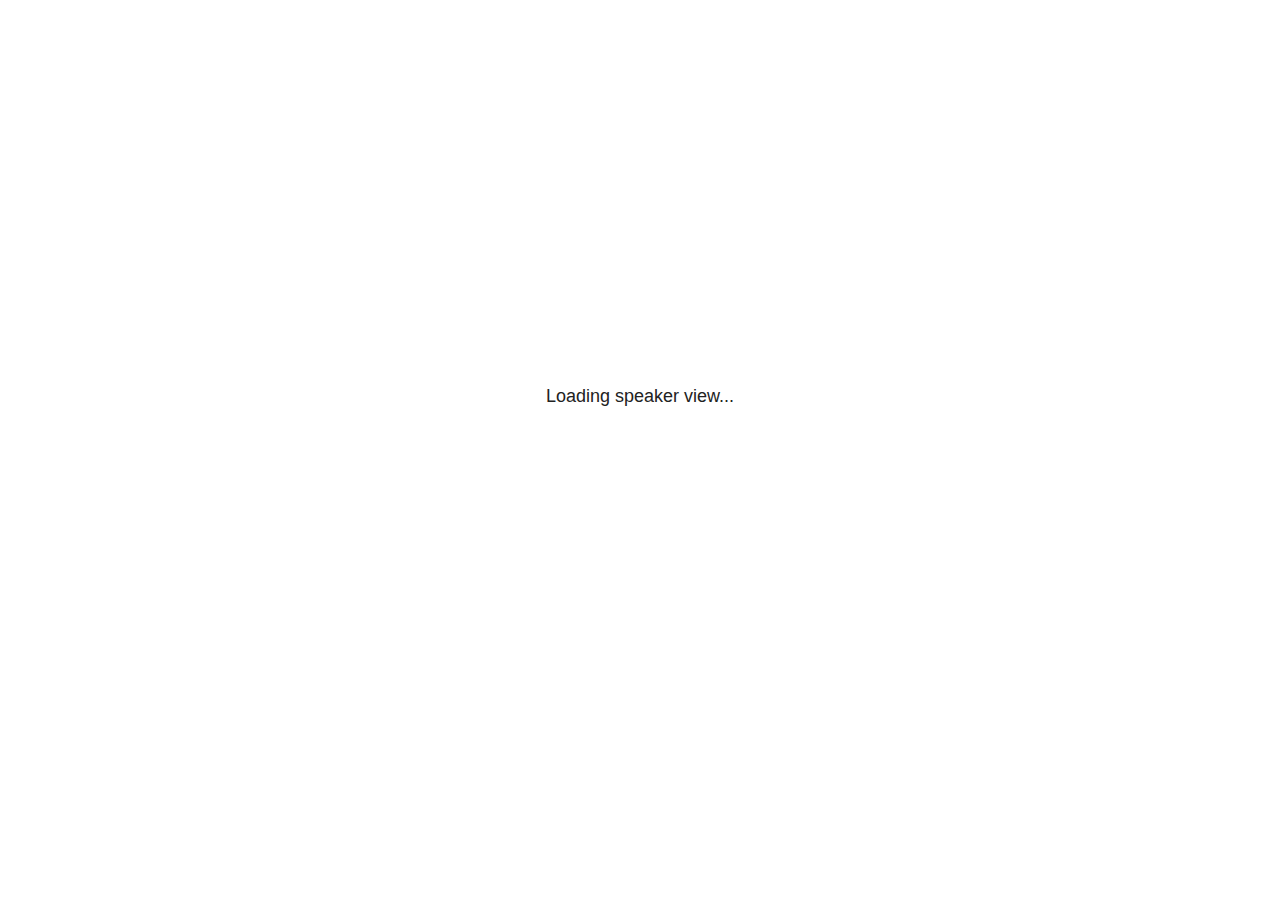
<file: docs/site_libs/revealjs/plugin/notes/speaker-view.html>
<!--
	NOTE: You need to build the notes plugin after making changes to this file.
-->
<html lang="en">
	<head>
		<meta charset="utf-8">

		<title>reveal.js - Speaker View</title>

		<style>
			body {
				font-family: Helvetica;
				font-size: 18px;
			}

			#current-slide,
			#upcoming-slide,
			#speaker-controls {
				padding: 6px;
				box-sizing: border-box;
				-moz-box-sizing: border-box;
			}

			#current-slide iframe,
			#upcoming-slide iframe {
				width: 100%;
				height: 100%;
				border: 1px solid #ddd;
			}

			#current-slide .label,
			#upcoming-slide .label {
				position: absolute;
				top: 10px;
				left: 10px;
				z-index: 2;
			}

			#connection-status {
				position: absolute;
				top: 0;
				left: 0;
				width: 100%;
				height: 100%;
				z-index: 20;
				padding: 30% 20% 20% 20%;
				font-size: 18px;
				color: #222;
				background: #fff;
				text-align: center;
				box-sizing: border-box;
				line-height: 1.4;
			}

			.overlay-element {
				height: 34px;
				line-height: 34px;
				padding: 0 10px;
				text-shadow: none;
				background: rgba( 220, 220, 220, 0.8 );
				color: #222;
				font-size: 14px;
			}

			.overlay-element.interactive:hover {
				background: rgba( 220, 220, 220, 1 );
			}

			#current-slide {
				position: absolute;
				width: 60%;
				height: 100%;
				top: 0;
				left: 0;
				padding-right: 0;
			}

			#upcoming-slide {
				position: absolute;
				width: 40%;
				height: 40%;
				right: 0;
				top: 0;
			}

			/* Speaker controls */
			#speaker-controls {
				position: absolute;
				top: 40%;
				right: 0;
				width: 40%;
				height: 60%;
				overflow: auto;
				font-size: 18px;
			}

				.speaker-controls-time.hidden,
				.speaker-controls-notes.hidden {
					display: none;
				}

				.speaker-controls-time .label,
				.speaker-controls-pace .label,
				.speaker-controls-notes .label {
					text-transform: uppercase;
					font-weight: normal;
					font-size: 0.66em;
					color: #666;
					margin: 0;
				}

				.speaker-controls-time, .speaker-controls-pace {
					border-bottom: 1px solid rgba( 200, 200, 200, 0.5 );
					margin-bottom: 10px;
					padding: 10px 16px;
					padding-bottom: 20px;
					cursor: pointer;
				}

				.speaker-controls-time .reset-button {
					opacity: 0;
					float: right;
					color: #666;
					text-decoration: none;
				}
				.speaker-controls-time:hover .reset-button {
					opacity: 1;
				}

				.speaker-controls-time .timer,
				.speaker-controls-time .clock {
					width: 50%;
				}

				.speaker-controls-time .timer,
				.speaker-controls-time .clock,
				.speaker-controls-time .pacing .hours-value,
				.speaker-controls-time .pacing .minutes-value,
				.speaker-controls-time .pacing .seconds-value {
					font-size: 1.9em;
				}

				.speaker-controls-time .timer {
					float: left;
				}

				.speaker-controls-time .clock {
					float: right;
					text-align: right;
				}

				.speaker-controls-time span.mute {
					opacity: 0.3;
				}

				.speaker-controls-time .pacing-title {
					margin-top: 5px;
				}

				.speaker-controls-time .pacing.ahead {
					color: blue;
				}

				.speaker-controls-time .pacing.on-track {
					color: green;
				}

				.speaker-controls-time .pacing.behind {
					color: red;
				}

				.speaker-controls-notes {
					padding: 10px 16px;
				}

				.speaker-controls-notes .value {
					margin-top: 5px;
					line-height: 1.4;
					font-size: 1.2em;
				}

			/* Layout selector */
			#speaker-layout {
				position: absolute;
				top: 10px;
				right: 10px;
				color: #222;
				z-index: 10;
			}
				#speaker-layout select {
					position: absolute;
					width: 100%;
					height: 100%;
					top: 0;
					left: 0;
					border: 0;
					box-shadow: 0;
					cursor: pointer;
					opacity: 0;

					font-size: 1em;
					background-color: transparent;

					-moz-appearance: none;
					-webkit-appearance: none;
					-webkit-tap-highlight-color: rgba(0, 0, 0, 0);
				}

				#speaker-layout select:focus {
					outline: none;
					box-shadow: none;
				}

			.clear {
				clear: both;
			}

			/* Speaker layout: Wide */
			body[data-speaker-layout="wide"] #current-slide,
			body[data-speaker-layout="wide"] #upcoming-slide {
				width: 50%;
				height: 45%;
				padding: 6px;
			}

			body[data-speaker-layout="wide"] #current-slide {
				top: 0;
				left: 0;
			}

			body[data-speaker-layout="wide"] #upcoming-slide {
				top: 0;
				left: 50%;
			}

			body[data-speaker-layout="wide"] #speaker-controls {
				top: 45%;
				left: 0;
				width: 100%;
				height: 50%;
				font-size: 1.25em;
			}

			/* Speaker layout: Tall */
			body[data-speaker-layout="tall"] #current-slide,
			body[data-speaker-layout="tall"] #upcoming-slide {
				width: 45%;
				height: 50%;
				padding: 6px;
			}

			body[data-speaker-layout="tall"] #current-slide {
				top: 0;
				left: 0;
			}

			body[data-speaker-layout="tall"] #upcoming-slide {
				top: 50%;
				left: 0;
			}

			body[data-speaker-layout="tall"] #speaker-controls {
				padding-top: 40px;
				top: 0;
				left: 45%;
				width: 55%;
				height: 100%;
				font-size: 1.25em;
			}

			/* Speaker layout: Notes only */
			body[data-speaker-layout="notes-only"] #current-slide,
			body[data-speaker-layout="notes-only"] #upcoming-slide {
				display: none;
			}

			body[data-speaker-layout="notes-only"] #speaker-controls {
				padding-top: 40px;
				top: 0;
				left: 0;
				width: 100%;
				height: 100%;
				font-size: 1.25em;
			}

			@media screen and (max-width: 1080px) {
				body[data-speaker-layout="default"] #speaker-controls {
					font-size: 16px;
				}
			}

			@media screen and (max-width: 900px) {
				body[data-speaker-layout="default"] #speaker-controls {
					font-size: 14px;
				}
			}

			@media screen and (max-width: 800px) {
				body[data-speaker-layout="default"] #speaker-controls {
					font-size: 12px;
				}
			}

		</style>
	</head>

	<body>

		<div id="connection-status">Loading speaker view...</div>

		<div id="current-slide"></div>
		<div id="upcoming-slide"><span class="overlay-element label">Upcoming</span></div>
		<div id="speaker-controls">
			<div class="speaker-controls-time">
				<h4 class="label">Time <span class="reset-button">Click to Reset</span></h4>
				<div class="clock">
					<span class="clock-value">0:00 AM</span>
				</div>
				<div class="timer">
					<span class="hours-value">00</span><span class="minutes-value">:00</span><span class="seconds-value">:00</span>
				</div>
				<div class="clear"></div>

				<h4 class="label pacing-title" style="display: none">Pacing – Time to finish current slide</h4>
				<div class="pacing" style="display: none">
					<span class="hours-value">00</span><span class="minutes-value">:00</span><span class="seconds-value">:00</span>
				</div>
			</div>

			<div class="speaker-controls-notes hidden">
				<h4 class="label">Notes</h4>
				<div class="value"></div>
			</div>
		</div>
		<div id="speaker-layout" class="overlay-element interactive">
			<span class="speaker-layout-label"></span>
			<select class="speaker-layout-dropdown"></select>
		</div>

		<script>

			(function() {

				var notes,
					notesValue,
					currentState,
					currentSlide,
					upcomingSlide,
					layoutLabel,
					layoutDropdown,
					pendingCalls = {},
					lastRevealApiCallId = 0,
					connected = false,
					whitelistedWindows = [window.opener];

				var SPEAKER_LAYOUTS = {
					'default': 'Default',
					'wide': 'Wide',
					'tall': 'Tall',
					'notes-only': 'Notes only'
				};

				setupLayout();

				var connectionStatus = document.querySelector( '#connection-status' );
				var connectionTimeout = setTimeout( function() {
					connectionStatus.innerHTML = 'Error connecting to main window.<br>Please try closing and reopening the speaker view.';
				}, 5000 );
;
				window.addEventListener( 'message', function( event ) {

					// Validate the origin of this message to prevent XSS
					if( window.location.origin !== event.origin && whitelistedWindows.indexOf( event.source ) === -1 ) {
						return;
					}

					clearTimeout( connectionTimeout );
					connectionStatus.style.display = 'none';

					var data = JSON.parse( event.data );

					// The overview mode is only useful to the reveal.js instance
					// where navigation occurs so we don't sync it
					if( data.state ) delete data.state.overview;

					// Messages sent by the notes plugin inside of the main window
					if( data && data.namespace === 'reveal-notes' ) {
						if( data.type === 'connect' ) {
							handleConnectMessage( data );
						}
						else if( data.type === 'state' ) {
							handleStateMessage( data );
						}
						else if( data.type === 'return' ) {
							pendingCalls[data.callId](data.result);
							delete pendingCalls[data.callId];
						}
					}
					// Messages sent by the reveal.js inside of the current slide preview
					else if( data && data.namespace === 'reveal' ) {
						if( /ready/.test( data.eventName ) ) {
							// Send a message back to notify that the handshake is complete
							window.opener.postMessage( JSON.stringify({ namespace: 'reveal-notes', type: 'connected'} ), '*' );
						}
						else if( /slidechanged|fragmentshown|fragmenthidden|paused|resumed/.test( data.eventName ) && currentState !== JSON.stringify( data.state ) ) {

							dispatchStateToMainWindow( data.state );

						}
					}

				} );

				/**
				 * Updates the presentation in the main window to match the state
				 * of the presentation in the notes window.
				 */
				const dispatchStateToMainWindow = debounce(( state ) => {
					window.opener.postMessage( JSON.stringify({ method: 'setState', args: [ state ]} ), '*' );
				}, 500);

				/**
				 * Asynchronously calls the Reveal.js API of the main frame.
				 */
				function callRevealApi( methodName, methodArguments, callback ) {

					var callId = ++lastRevealApiCallId;
					pendingCalls[callId] = callback;
					window.opener.postMessage( JSON.stringify( {
						namespace: 'reveal-notes',
						type: 'call',
						callId: callId,
						methodName: methodName,
						arguments: methodArguments
					} ), '*' );

				}

				/**
				 * Called when the main window is trying to establish a
				 * connection.
				 */
				function handleConnectMessage( data ) {

					if( connected === false ) {
						connected = true;

						setupIframes( data );
						setupKeyboard();
						setupNotes();
						setupTimer();
						setupHeartbeat();
					}

				}

				/**
				 * Called when the main window sends an updated state.
				 */
				function handleStateMessage( data ) {

					// Store the most recently set state to avoid circular loops
					// applying the same state
					currentState = JSON.stringify( data.state );

					// No need for updating the notes in case of fragment changes
					if ( data.notes ) {
						notes.classList.remove( 'hidden' );
						notesValue.style.whiteSpace = data.whitespace;
						if( data.markdown ) {
							notesValue.innerHTML = marked( data.notes );
						}
						else {
							notesValue.innerHTML = data.notes;
						}
					}
					else {
						notes.classList.add( 'hidden' );
					}

					// Update the note slides
					currentSlide.contentWindow.postMessage( JSON.stringify({ method: 'setState', args: [ data.state ] }), '*' );
					upcomingSlide.contentWindow.postMessage( JSON.stringify({ method: 'setState', args: [ data.state ] }), '*' );
					upcomingSlide.contentWindow.postMessage( JSON.stringify({ method: 'next' }), '*' );

				}

				// Limit to max one state update per X ms
				handleStateMessage = debounce( handleStateMessage, 200 );

				/**
				 * Forward keyboard events to the current slide window.
				 * This enables keyboard events to work even if focus
				 * isn't set on the current slide iframe.
				 *
				 * Block F5 default handling, it reloads and disconnects
				 * the speaker notes window.
				 */
				function setupKeyboard() {

					document.addEventListener( 'keydown', function( event ) {
						if( event.keyCode === 116 || ( event.metaKey && event.keyCode === 82 ) ) {
							event.preventDefault();
							return false;
						}
						currentSlide.contentWindow.postMessage( JSON.stringify({ method: 'triggerKey', args: [ event.keyCode ] }), '*' );
					} );

				}

				/**
				 * Creates the preview iframes.
				 */
				function setupIframes( data ) {

					var params = [
						'receiver',
						'progress=false',
						'history=false',
						'transition=none',
						'autoSlide=0',
						'backgroundTransition=none'
					].join( '&' );

					var urlSeparator = /\?/.test(data.url) ? '&' : '?';
					var hash = '#/' + data.state.indexh + '/' + data.state.indexv;
					var currentURL = data.url + urlSeparator + params + '&postMessageEvents=true' + hash;
					var upcomingURL = data.url + urlSeparator + params + '&controls=false' + hash;

					currentSlide = document.createElement( 'iframe' );
					currentSlide.setAttribute( 'width', 1280 );
					currentSlide.setAttribute( 'height', 1024 );
					currentSlide.setAttribute( 'src', currentURL );
					document.querySelector( '#current-slide' ).appendChild( currentSlide );

					upcomingSlide = document.createElement( 'iframe' );
					upcomingSlide.setAttribute( 'width', 640 );
					upcomingSlide.setAttribute( 'height', 512 );
					upcomingSlide.setAttribute( 'src', upcomingURL );
					document.querySelector( '#upcoming-slide' ).appendChild( upcomingSlide );

					whitelistedWindows.push( currentSlide.contentWindow, upcomingSlide.contentWindow );

				}

				/**
				 * Setup the notes UI.
				 */
				function setupNotes() {

					notes = document.querySelector( '.speaker-controls-notes' );
					notesValue = document.querySelector( '.speaker-controls-notes .value' );

				}

				/**
				 * We send out a heartbeat at all times to ensure we can
				 * reconnect with the main presentation window after reloads.
				 */
				function setupHeartbeat() {

					setInterval( () => {
						window.opener.postMessage( JSON.stringify({ namespace: 'reveal-notes', type: 'heartbeat'} ), '*' );
					}, 1000 );

				}

				function getTimings( callback ) {

					callRevealApi( 'getSlidesAttributes', [], function ( slideAttributes ) {
						callRevealApi( 'getConfig', [], function ( config ) {
							var totalTime = config.totalTime;
							var minTimePerSlide = config.minimumTimePerSlide || 0;
							var defaultTiming = config.defaultTiming;
							if ((defaultTiming == null) && (totalTime == null)) {
								callback(null);
								return;
							}
							// Setting totalTime overrides defaultTiming
							if (totalTime) {
								defaultTiming = 0;
							}
							var timings = [];
							for ( var i in slideAttributes ) {
								var slide = slideAttributes[ i ];
								var timing = defaultTiming;
								if( slide.hasOwnProperty( 'data-timing' )) {
									var t = slide[ 'data-timing' ];
									timing = parseInt(t);
									if( isNaN(timing) ) {
										console.warn("Could not parse timing '" + t + "' of slide " + i + "; using default of " + defaultTiming);
										timing = defaultTiming;
									}
								}
								timings.push(timing);
							}
							if ( totalTime ) {
								// After we've allocated time to individual slides, we summarize it and
								// subtract it from the total time
								var remainingTime = totalTime - timings.reduce( function(a, b) { return a + b; }, 0 );
								// The remaining time is divided by the number of slides that have 0 seconds
								// allocated at the moment, giving the average time-per-slide on the remaining slides
								var remainingSlides = (timings.filter( function(x) { return x == 0 }) ).length
								var timePerSlide = Math.round( remainingTime / remainingSlides, 0 )
								// And now we replace every zero-value timing with that average
								timings = timings.map( function(x) { return (x==0 ? timePerSlide : x) } );
							}
							var slidesUnderMinimum = timings.filter( function(x) { return (x < minTimePerSlide) } ).length
							if ( slidesUnderMinimum ) {
								message = "The pacing time for " + slidesUnderMinimum + " slide(s) is under the configured minimum of " + minTimePerSlide + " seconds. Check the data-timing attribute on individual slides, or consider increasing the totalTime or minimumTimePerSlide configuration options (or removing some slides).";
								alert(message);
							}
							callback( timings );
						} );
					} );

				}

				/**
				 * Return the number of seconds allocated for presenting
				 * all slides up to and including this one.
				 */
				function getTimeAllocated( timings, callback ) {

					callRevealApi( 'getSlidePastCount', [], function ( currentSlide ) {
						var allocated = 0;
						for (var i in timings.slice(0, currentSlide + 1)) {
							allocated += timings[i];
						}
						callback( allocated );
					} );

				}

				/**
				 * Create the timer and clock and start updating them
				 * at an interval.
				 */
				function setupTimer() {

					var start = new Date(),
					timeEl = document.querySelector( '.speaker-controls-time' ),
					clockEl = timeEl.querySelector( '.clock-value' ),
					hoursEl = timeEl.querySelector( '.hours-value' ),
					minutesEl = timeEl.querySelector( '.minutes-value' ),
					secondsEl = timeEl.querySelector( '.seconds-value' ),
					pacingTitleEl = timeEl.querySelector( '.pacing-title' ),
					pacingEl = timeEl.querySelector( '.pacing' ),
					pacingHoursEl = pacingEl.querySelector( '.hours-value' ),
					pacingMinutesEl = pacingEl.querySelector( '.minutes-value' ),
					pacingSecondsEl = pacingEl.querySelector( '.seconds-value' );

					var timings = null;
					getTimings( function ( _timings ) {

						timings = _timings;
						if (_timings !== null) {
							pacingTitleEl.style.removeProperty('display');
							pacingEl.style.removeProperty('display');
						}

						// Update once directly
						_updateTimer();

						// Then update every second
						setInterval( _updateTimer, 1000 );

					} );


					function _resetTimer() {

						if (timings == null) {
							start = new Date();
							_updateTimer();
						}
						else {
							// Reset timer to beginning of current slide
							getTimeAllocated( timings, function ( slideEndTimingSeconds ) {
								var slideEndTiming = slideEndTimingSeconds * 1000;
								callRevealApi( 'getSlidePastCount', [], function ( currentSlide ) {
									var currentSlideTiming = timings[currentSlide] * 1000;
									var previousSlidesTiming = slideEndTiming - currentSlideTiming;
									var now = new Date();
									start = new Date(now.getTime() - previousSlidesTiming);
									_updateTimer();
								} );
							} );
						}

					}

					timeEl.addEventListener( 'click', function() {
						_resetTimer();
						return false;
					} );

					function _displayTime( hrEl, minEl, secEl, time) {

						var sign = Math.sign(time) == -1 ? "-" : "";
						time = Math.abs(Math.round(time / 1000));
						var seconds = time % 60;
						var minutes = Math.floor( time / 60 ) % 60 ;
						var hours = Math.floor( time / ( 60 * 60 )) ;
						hrEl.innerHTML = sign + zeroPadInteger( hours );
						if (hours == 0) {
							hrEl.classList.add( 'mute' );
						}
						else {
							hrEl.classList.remove( 'mute' );
						}
						minEl.innerHTML = ':' + zeroPadInteger( minutes );
						if (hours == 0 && minutes == 0) {
							minEl.classList.add( 'mute' );
						}
						else {
							minEl.classList.remove( 'mute' );
						}
						secEl.innerHTML = ':' + zeroPadInteger( seconds );
					}

					function _updateTimer() {

						var diff, hours, minutes, seconds,
						now = new Date();

						diff = now.getTime() - start.getTime();

						clockEl.innerHTML = now.toLocaleTimeString( 'en-US', { hour12: true, hour: '2-digit', minute:'2-digit' } );
						_displayTime( hoursEl, minutesEl, secondsEl, diff );
						if (timings !== null) {
							_updatePacing(diff);
						}

					}

					function _updatePacing(diff) {

						getTimeAllocated( timings, function ( slideEndTimingSeconds ) {
							var slideEndTiming = slideEndTimingSeconds * 1000;

							callRevealApi( 'getSlidePastCount', [], function ( currentSlide ) {
								var currentSlideTiming = timings[currentSlide] * 1000;
								var timeLeftCurrentSlide = slideEndTiming - diff;
								if (timeLeftCurrentSlide < 0) {
									pacingEl.className = 'pacing behind';
								}
								else if (timeLeftCurrentSlide < currentSlideTiming) {
									pacingEl.className = 'pacing on-track';
								}
								else {
									pacingEl.className = 'pacing ahead';
								}
								_displayTime( pacingHoursEl, pacingMinutesEl, pacingSecondsEl, timeLeftCurrentSlide );
							} );
						} );
					}

				}

				/**
				 * Sets up the speaker view layout and layout selector.
				 */
				function setupLayout() {

					layoutDropdown = document.querySelector( '.speaker-layout-dropdown' );
					layoutLabel = document.querySelector( '.speaker-layout-label' );

					// Render the list of available layouts
					for( var id in SPEAKER_LAYOUTS ) {
						var option = document.createElement( 'option' );
						option.setAttribute( 'value', id );
						option.textContent = SPEAKER_LAYOUTS[ id ];
						layoutDropdown.appendChild( option );
					}

					// Monitor the dropdown for changes
					layoutDropdown.addEventListener( 'change', function( event ) {

						setLayout( layoutDropdown.value );

					}, false );

					// Restore any currently persisted layout
					setLayout( getLayout() );

				}

				/**
				 * Sets a new speaker view layout. The layout is persisted
				 * in local storage.
				 */
				function setLayout( value ) {

					var title = SPEAKER_LAYOUTS[ value ];

					layoutLabel.innerHTML = 'Layout' + ( title ? ( ': ' + title ) : '' );
					layoutDropdown.value = value;

					document.body.setAttribute( 'data-speaker-layout', value );

					// Persist locally
					if( supportsLocalStorage() ) {
						window.localStorage.setItem( 'reveal-speaker-layout', value );
					}

				}

				/**
				 * Returns the ID of the most recently set speaker layout
				 * or our default layout if none has been set.
				 */
				function getLayout() {

					if( supportsLocalStorage() ) {
						var layout = window.localStorage.getItem( 'reveal-speaker-layout' );
						if( layout ) {
							return layout;
						}
					}

					// Default to the first record in the layouts hash
					for( var id in SPEAKER_LAYOUTS ) {
						return id;
					}

				}

				function supportsLocalStorage() {

					try {
						localStorage.setItem('test', 'test');
						localStorage.removeItem('test');
						return true;
					}
					catch( e ) {
						return false;
					}

				}

				function zeroPadInteger( num ) {

					var str = '00' + parseInt( num );
					return str.substring( str.length - 2 );

				}

				/**
				 * Limits the frequency at which a function can be called.
				 */
				function debounce( fn, ms ) {

					var lastTime = 0,
						timeout;

					return function() {

						var args = arguments;
						var context = this;

						clearTimeout( timeout );

						var timeSinceLastCall = Date.now() - lastTime;
						if( timeSinceLastCall > ms ) {
							fn.apply( context, args );
							lastTime = Date.now();
						}
						else {
							timeout = setTimeout( function() {
								fn.apply( context, args );
								lastTime = Date.now();
							}, ms - timeSinceLastCall );
						}

					}

				}

			})();

		</script>
	</body>
</html>
</file>
<file: docs/site_libs/quarto-html/tippy.css>
.tippy-box[data-animation=fade][data-state=hidden]{opacity:0}[data-tippy-root]{max-width:calc(100vw - 10px)}.tippy-box{position:relative;background-color:#333;color:#fff;border-radius:4px;font-size:14px;line-height:1.4;white-space:normal;outline:0;transition-property:transform,visibility,opacity}.tippy-box[data-placement^=top]>.tippy-arrow{bottom:0}.tippy-box[data-placement^=top]>.tippy-arrow:before{bottom:-7px;left:0;border-width:8px 8px 0;border-top-color:initial;transform-origin:center top}.tippy-box[data-placement^=bottom]>.tippy-arrow{top:0}.tippy-box[data-placement^=bottom]>.tippy-arrow:before{top:-7px;left:0;border-width:0 8px 8px;border-bottom-color:initial;transform-origin:center bottom}.tippy-box[data-placement^=left]>.tippy-arrow{right:0}.tippy-box[data-placement^=left]>.tippy-arrow:before{border-width:8px 0 8px 8px;border-left-color:initial;right:-7px;transform-origin:center left}.tippy-box[data-placement^=right]>.tippy-arrow{left:0}.tippy-box[data-placement^=right]>.tippy-arrow:before{left:-7px;border-width:8px 8px 8px 0;border-right-color:initial;transform-origin:center right}.tippy-box[data-inertia][data-state=visible]{transition-timing-function:cubic-bezier(.54,1.5,.38,1.11)}.tippy-arrow{width:16px;height:16px;color:#333}.tippy-arrow:before{content:"";position:absolute;border-color:transparent;border-style:solid}.tippy-content{position:relative;padding:5px 9px;z-index:1}
</file>
<file: docs/site_libs/quarto-html/quarto-syntax-highlighting.css>
/* quarto syntax highlight colors */
:root {
  --quarto-hl-ot-color: #003B4F;
  --quarto-hl-at-color: #657422;
  --quarto-hl-ss-color: #20794D;
  --quarto-hl-an-color: #5E5E5E;
  --quarto-hl-fu-color: #4758AB;
  --quarto-hl-st-color: #20794D;
  --quarto-hl-cf-color: #003B4F;
  --quarto-hl-op-color: #5E5E5E;
  --quarto-hl-er-color: #AD0000;
  --quarto-hl-bn-color: #AD0000;
  --quarto-hl-al-color: #AD0000;
  --quarto-hl-va-color: #111111;
  --quarto-hl-bu-color: inherit;
  --quarto-hl-ex-color: inherit;
  --quarto-hl-pp-color: #AD0000;
  --quarto-hl-in-color: #5E5E5E;
  --quarto-hl-vs-color: #20794D;
  --quarto-hl-wa-color: #5E5E5E;
  --quarto-hl-do-color: #5E5E5E;
  --quarto-hl-im-color: #00769E;
  --quarto-hl-ch-color: #20794D;
  --quarto-hl-dt-color: #AD0000;
  --quarto-hl-fl-color: #AD0000;
  --quarto-hl-co-color: #5E5E5E;
  --quarto-hl-cv-color: #5E5E5E;
  --quarto-hl-cn-color: #8f5902;
  --quarto-hl-sc-color: #5E5E5E;
  --quarto-hl-dv-color: #AD0000;
  --quarto-hl-kw-color: #003B4F;
}

/* other quarto variables */
:root {
  --quarto-font-monospace: SFMono-Regular, Menlo, Monaco, Consolas, "Liberation Mono", "Courier New", monospace;
}

pre > code.sourceCode > span {
  color: #003B4F;
}

code span {
  color: #003B4F;
}

code.sourceCode > span {
  color: #003B4F;
}

div.sourceCode,
div.sourceCode pre.sourceCode {
  color: #003B4F;
}

code span.ot {
  color: #003B4F;
  font-style: inherit;
}

code span.at {
  color: #657422;
  font-style: inherit;
}

code span.ss {
  color: #20794D;
  font-style: inherit;
}

code span.an {
  color: #5E5E5E;
  font-style: inherit;
}

code span.fu {
  color: #4758AB;
  font-style: inherit;
}

code span.st {
  color: #20794D;
  font-style: inherit;
}

code span.cf {
  color: #003B4F;
  font-weight: bold;
  font-style: inherit;
}

code span.op {
  color: #5E5E5E;
  font-style: inherit;
}

code span.er {
  color: #AD0000;
  font-style: inherit;
}

code span.bn {
  color: #AD0000;
  font-style: inherit;
}

code span.al {
  color: #AD0000;
  font-style: inherit;
}

code span.va {
  color: #111111;
  font-style: inherit;
}

code span.bu {
  font-style: inherit;
}

code span.ex {
  font-style: inherit;
}

code span.pp {
  color: #AD0000;
  font-style: inherit;
}

code span.in {
  color: #5E5E5E;
  font-style: inherit;
}

code span.vs {
  color: #20794D;
  font-style: inherit;
}

code span.wa {
  color: #5E5E5E;
  font-style: italic;
}

code span.do {
  color: #5E5E5E;
  font-style: italic;
}

code span.im {
  color: #00769E;
  font-style: inherit;
}

code span.ch {
  color: #20794D;
  font-style: inherit;
}

code span.dt {
  color: #AD0000;
  font-style: inherit;
}

code span.fl {
  color: #AD0000;
  font-style: inherit;
}

code span.co {
  color: #5E5E5E;
  font-style: inherit;
}

code span.cv {
  color: #5E5E5E;
  font-style: italic;
}

code span.cn {
  color: #8f5902;
  font-style: inherit;
}

code span.sc {
  color: #5E5E5E;
  font-style: inherit;
}

code span.dv {
  color: #AD0000;
  font-style: inherit;
}

code span.kw {
  color: #003B4F;
  font-weight: bold;
  font-style: inherit;
}

.prevent-inlining {
  content: "</";
}

/*# sourceMappingURL=debc5d5d77c3f9108843748ff7464032.css.map */
</file>
<file: docs/site_libs/quarto-html/quarto-syntax-highlighting-587c61ba64f3a5504c4d52d930310e48.css>
/* quarto syntax highlight colors */
:root {
  --quarto-hl-ot-color: #003B4F;
  --quarto-hl-at-color: #657422;
  --quarto-hl-ss-color: #20794D;
  --quarto-hl-an-color: #5E5E5E;
  --quarto-hl-fu-color: #4758AB;
  --quarto-hl-st-color: #20794D;
  --quarto-hl-cf-color: #003B4F;
  --quarto-hl-op-color: #5E5E5E;
  --quarto-hl-er-color: #AD0000;
  --quarto-hl-bn-color: #AD0000;
  --quarto-hl-al-color: #AD0000;
  --quarto-hl-va-color: #111111;
  --quarto-hl-bu-color: inherit;
  --quarto-hl-ex-color: inherit;
  --quarto-hl-pp-color: #AD0000;
  --quarto-hl-in-color: #5E5E5E;
  --quarto-hl-vs-color: #20794D;
  --quarto-hl-wa-color: #5E5E5E;
  --quarto-hl-do-color: #5E5E5E;
  --quarto-hl-im-color: #00769E;
  --quarto-hl-ch-color: #20794D;
  --quarto-hl-dt-color: #AD0000;
  --quarto-hl-fl-color: #AD0000;
  --quarto-hl-co-color: #5E5E5E;
  --quarto-hl-cv-color: #5E5E5E;
  --quarto-hl-cn-color: #8f5902;
  --quarto-hl-sc-color: #5E5E5E;
  --quarto-hl-dv-color: #AD0000;
  --quarto-hl-kw-color: #003B4F;
}

/* other quarto variables */
:root {
  --quarto-font-monospace: SFMono-Regular, Menlo, Monaco, Consolas, "Liberation Mono", "Courier New", monospace;
}

/* syntax highlight based on Pandoc's rules */
pre > code.sourceCode > span {
  color: #003B4F;
}

code.sourceCode > span {
  color: #003B4F;
}

div.sourceCode,
div.sourceCode pre.sourceCode {
  color: #003B4F;
}

/* Normal */
code span {
  color: #003B4F;
}

/* Alert */
code span.al {
  color: #AD0000;
  font-style: inherit;
}

/* Annotation */
code span.an {
  color: #5E5E5E;
  font-style: inherit;
}

/* Attribute */
code span.at {
  color: #657422;
  font-style: inherit;
}

/* BaseN */
code span.bn {
  color: #AD0000;
  font-style: inherit;
}

/* BuiltIn */
code span.bu {
  font-style: inherit;
}

/* ControlFlow */
code span.cf {
  color: #003B4F;
  font-weight: bold;
  font-style: inherit;
}

/* Char */
code span.ch {
  color: #20794D;
  font-style: inherit;
}

/* Constant */
code span.cn {
  color: #8f5902;
  font-style: inherit;
}

/* Comment */
code span.co {
  color: #5E5E5E;
  font-style: inherit;
}

/* CommentVar */
code span.cv {
  color: #5E5E5E;
  font-style: italic;
}

/* Documentation */
code span.do {
  color: #5E5E5E;
  font-style: italic;
}

/* DataType */
code span.dt {
  color: #AD0000;
  font-style: inherit;
}

/* DecVal */
code span.dv {
  color: #AD0000;
  font-style: inherit;
}

/* Error */
code span.er {
  color: #AD0000;
  font-style: inherit;
}

/* Extension */
code span.ex {
  font-style: inherit;
}

/* Float */
code span.fl {
  color: #AD0000;
  font-style: inherit;
}

/* Function */
code span.fu {
  color: #4758AB;
  font-style: inherit;
}

/* Import */
code span.im {
  color: #00769E;
  font-style: inherit;
}

/* Information */
code span.in {
  color: #5E5E5E;
  font-style: inherit;
}

/* Keyword */
code span.kw {
  color: #003B4F;
  font-weight: bold;
  font-style: inherit;
}

/* Operator */
code span.op {
  color: #5E5E5E;
  font-style: inherit;
}

/* Other */
code span.ot {
  color: #003B4F;
  font-style: inherit;
}

/* Preprocessor */
code span.pp {
  color: #AD0000;
  font-style: inherit;
}

/* SpecialChar */
code span.sc {
  color: #5E5E5E;
  font-style: inherit;
}

/* SpecialString */
code span.ss {
  color: #20794D;
  font-style: inherit;
}

/* String */
code span.st {
  color: #20794D;
  font-style: inherit;
}

/* Variable */
code span.va {
  color: #111111;
  font-style: inherit;
}

/* VerbatimString */
code span.vs {
  color: #20794D;
  font-style: inherit;
}

/* Warning */
code span.wa {
  color: #5E5E5E;
  font-style: italic;
}

.prevent-inlining {
  content: "</";
}

/*# sourceMappingURL=2dce1cc6c82594539e1579de68416b47.css.map */
</file>
